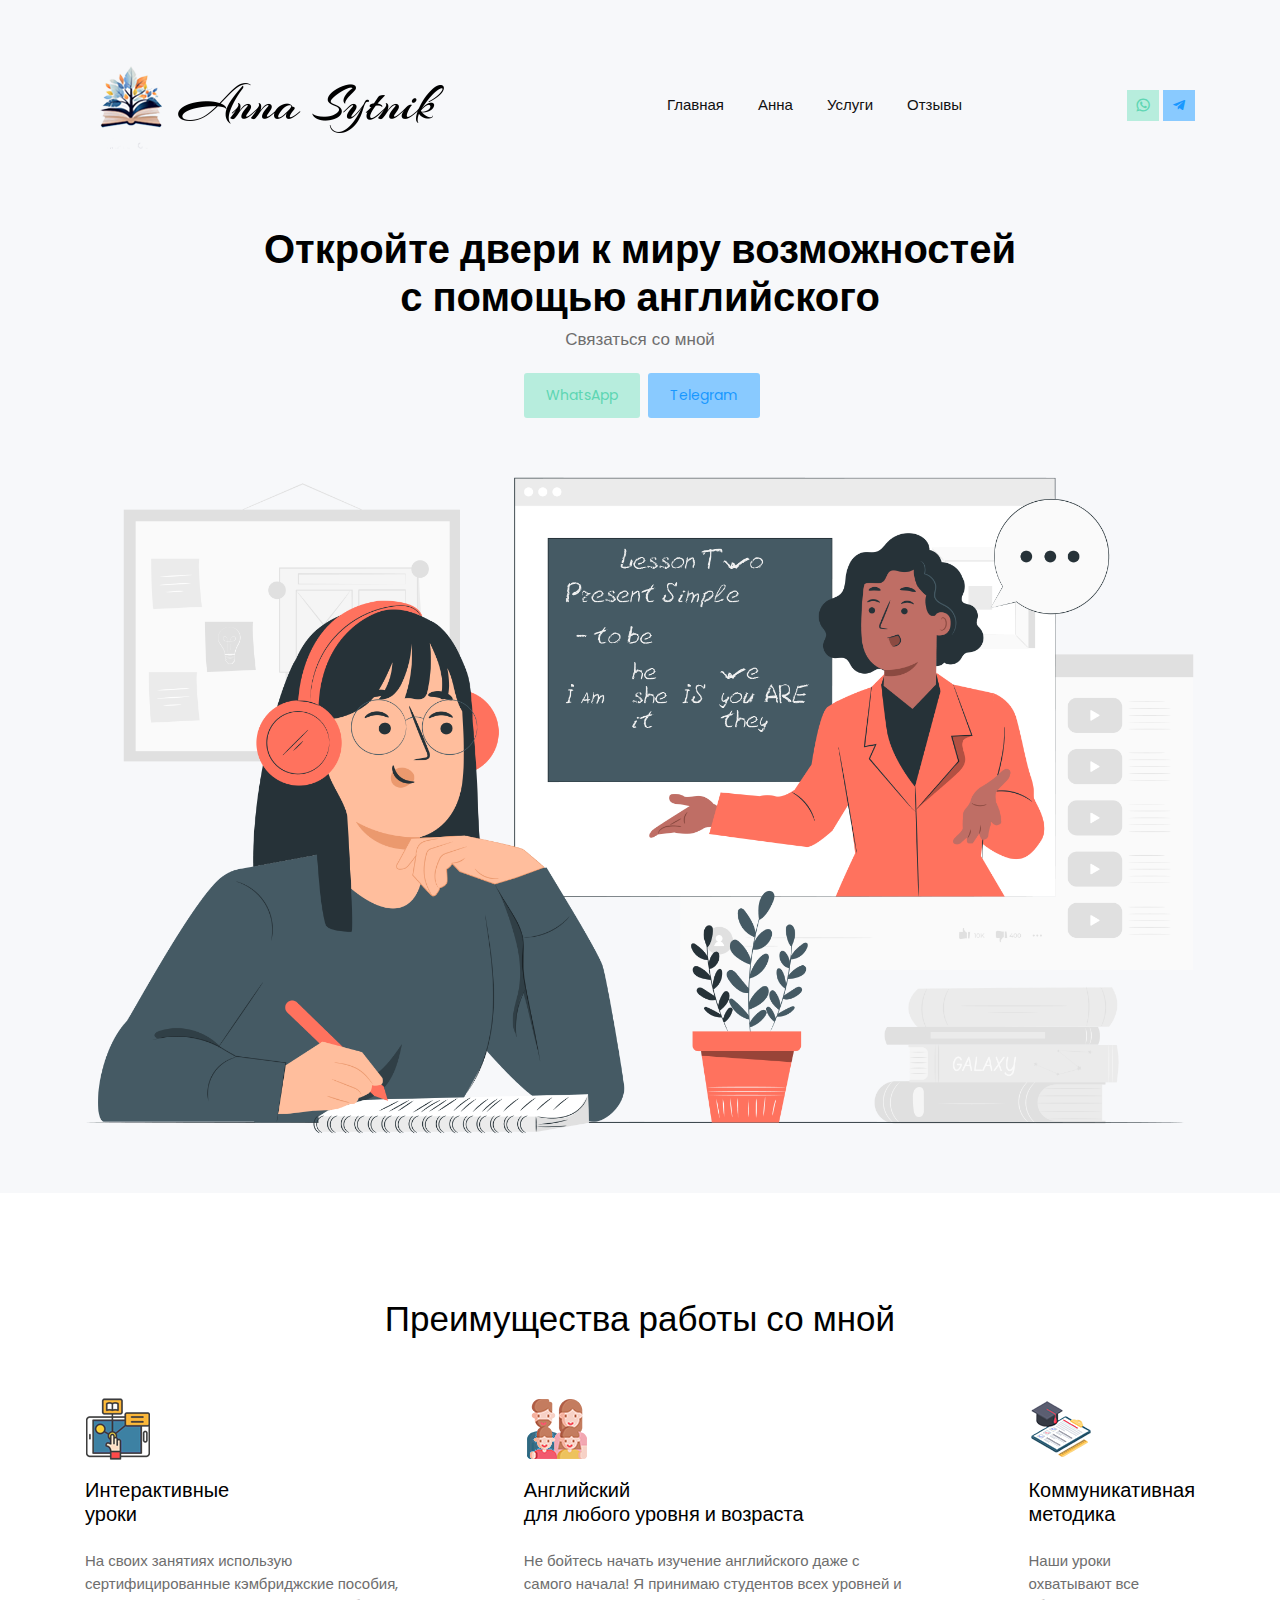
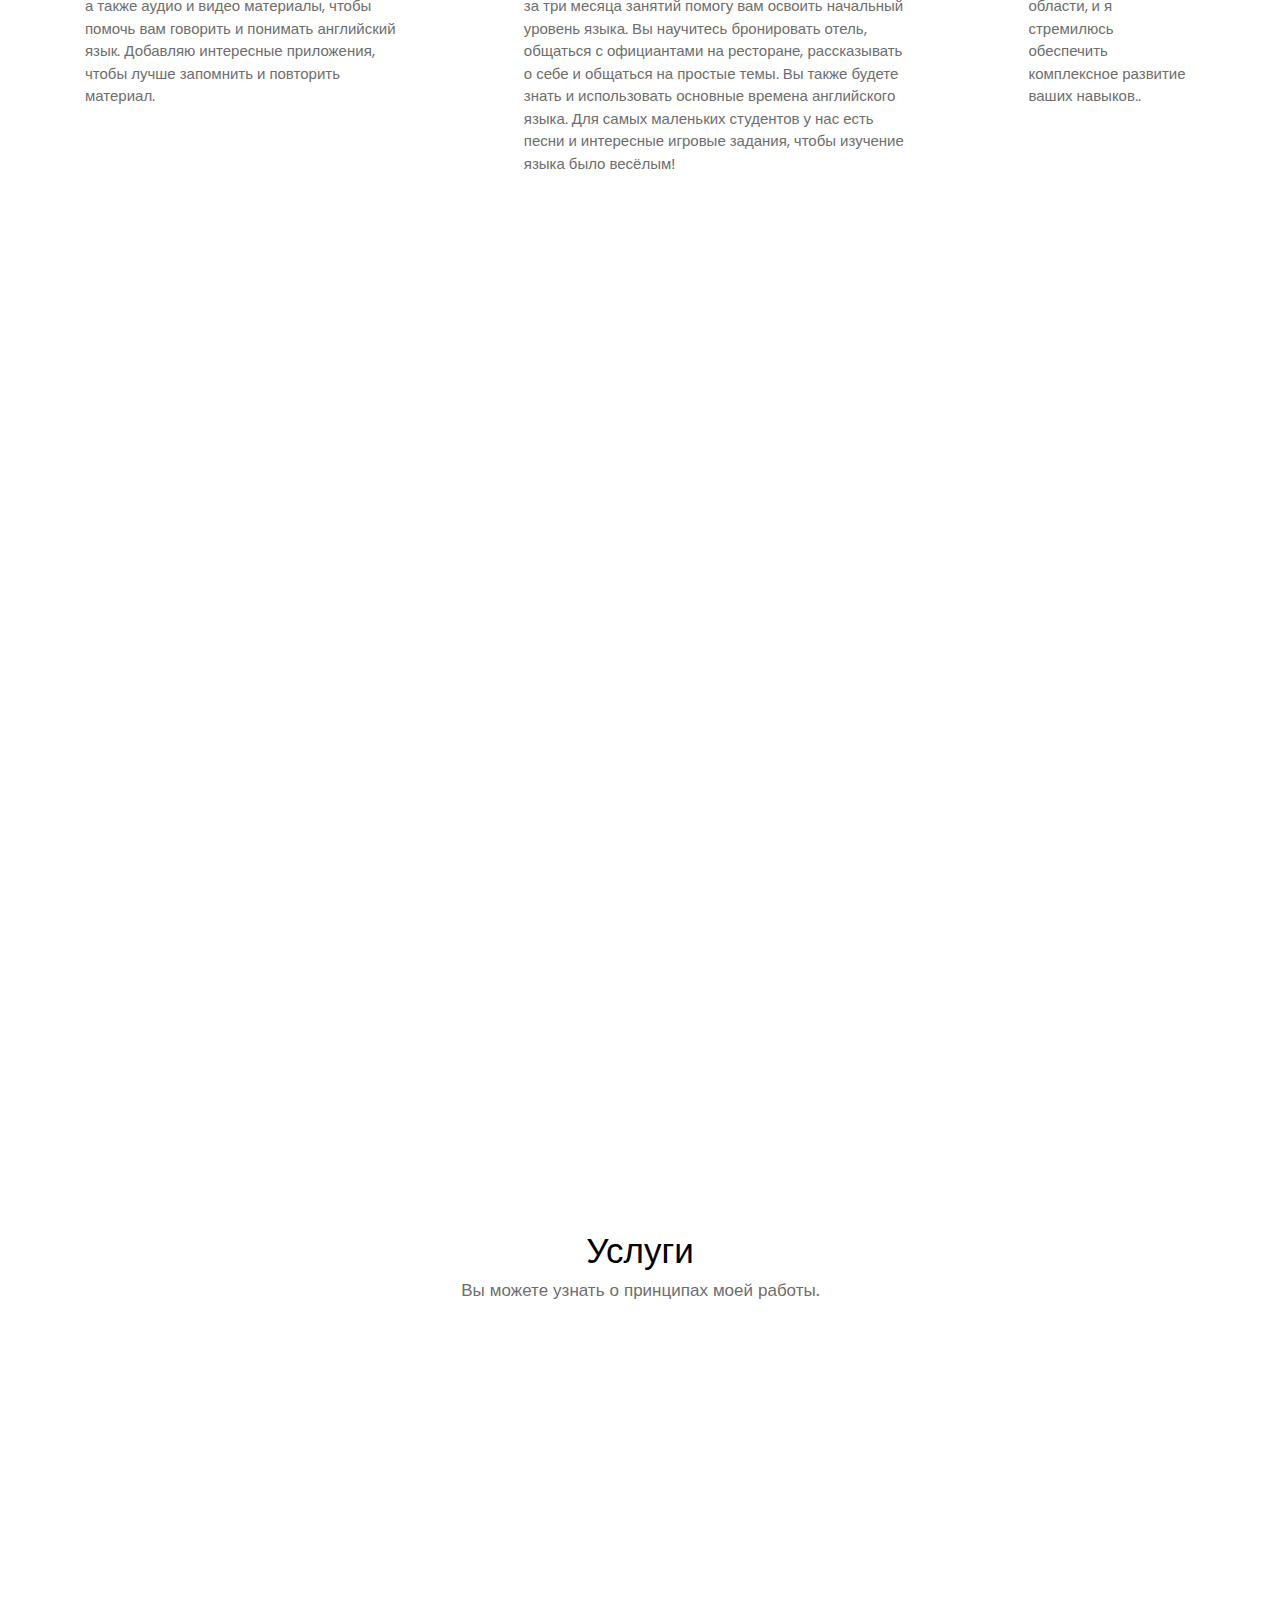
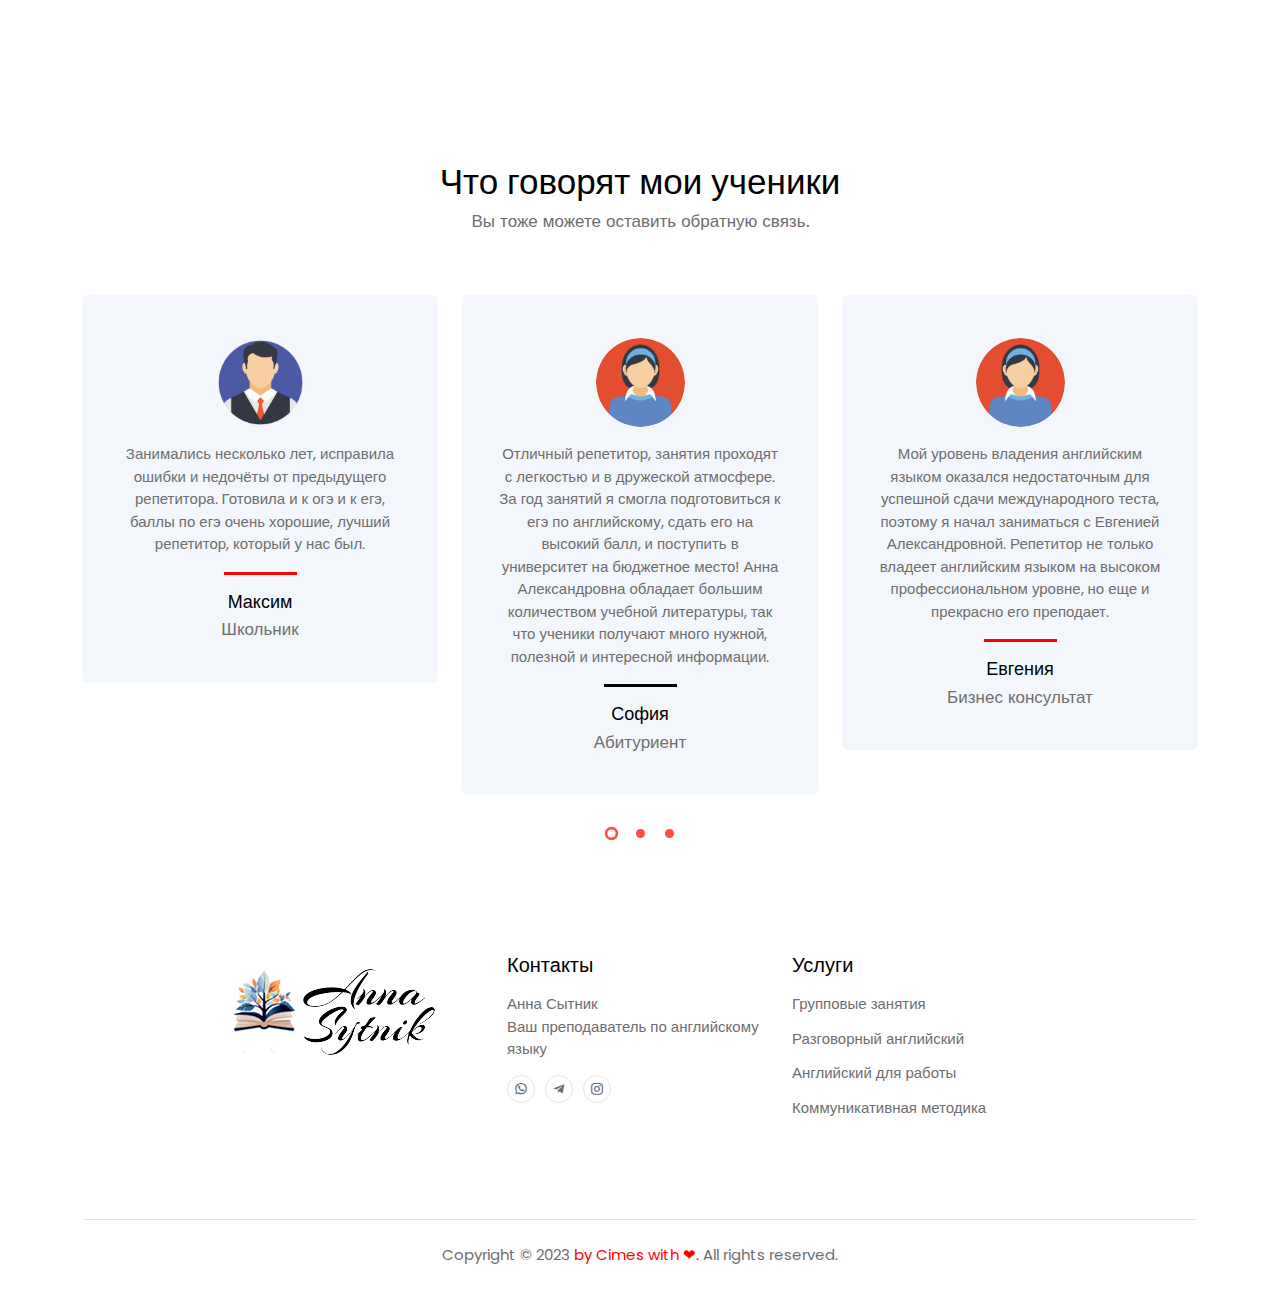
<file: index.html>
<!DOCTYPE html>
<html lang="en">
<head>
  <title>English tutor - Anna</title>
  <meta charset="UTF-8">
  <meta name="viewport" content="width=device-width, initial-scale=1.0">
  <meta http-equiv="X-UA-Compatible" content="ie=edge">
  <link rel="stylesheet" href="vendors/owl-carousel/css/owl.carousel.min.css">
  <link rel="stylesheet" href="vendors/owl-carousel/css/owl.theme.default.css">
  <link rel="stylesheet" href="vendors/mdi/css/materialdesignicons.min.css">
  <link rel="stylesheet" href="vendors/aos/css/aos.css">
  <link rel="stylesheet" href="css/style.min.css">
</head>
<body id="body" data-spy="scroll" data-target=".navbar" data-offset="100">
  <header id="header-section">
    <nav class="navbar navbar-expand-lg pl-3 pl-sm-0" id="navbar">
    <div class="container">
      <div class="navbar-brand-wrapper d-flex w-100">
        <img src="images/logo.svg" alt="">
        <button class="navbar-toggler ml-auto" type="button" data-toggle="collapse" data-target="#navbarSupportedContent" aria-controls="navbarSupportedContent" aria-expanded="false" aria-label="Toggle navigation">
          <span class="mdi mdi-menu navbar-toggler-icon"></span>
        </button>
      </div>
      <div class="collapse navbar-collapse navbar-menu-wrapper" id="navbarSupportedContent">
        <ul class="navbar-nav align-items-lg-center align-items-start ml-auto">
          <li class="d-flex align-items-center justify-content-between pl-4 pl-lg-0">
            <div class="navbar-collapse-logo">
              <img src="images/logo.svg" alt="">
              <button class="navbar-toggler ml-auto" type="button" data-toggle="collapse" data-target="#navbarSupportedContent" aria-controls="navbarSupportedContent" aria-expanded="false" aria-label="Toggle navigation">
                <span class="mdi mdi-menu navbar-toggler-icon"></span>
              </button>
            </div>
          </li>
          <li class="nav-item">
            <a class="nav-link" href="index.html#header-section">Главная <span class="sr-only">(current)</span></a>
          </li>
          <li class="nav-item"> 
            <a class="nav-link" href="index.html#About">Анна</a>
          </li>
          <li class="nav-item">
            <a class="nav-link" href="index.html#methodology">Услуги</a>  
          </li>
          <li class="nav-item">
            <a class="nav-link" href="index.html#feedback-section">Отзывы</a>
          </li>
          <li class="nav-item btn-contact-us pl-4 pl-lg-0">
            <button class="mdi mdi-whatsapp btn-opacity-success" onclick="window.location.href = 'https://api.whatsapp.com/send/?phone=79885679907&text&type=phone_number&app_absent=0';"></button>
            <button class="mdi mdi-telegram btn-opacity-info" onclick="window.location.href = 'https://t.me/ann1_s17';"></button>
        </li>
        </ul>
      </div>
    </div> 
    </nav>   
  </header>
  <div class="banner" >
    <div class="container">
      <h1 class="font-weight-semibold">Откройте двери к миру возможностей<br>с помощью английского</h1>
      <h6 class="font-weight-normal text-muted pb-3">Связаться со мной</h6>
      <div>
        <button class="btn btn-opacity-success ml-1" onclick="window.location.href = 'https://api.whatsapp.com/send/?phone=79885679907&text&type=phone_number&app_absent=0';">WhatsApp</button>
        <button class="btn btn-opacity-info ml-1" onclick="window.location.href = 'https://t.me/ann1_s17';">Telegram</button>
      </div>
      <img src="images/Group171.svg" alt="" class="img-fluid">
    </div>
  </div>
  <div class="content-wrapper">
    <div class="container">
      <section class="features-overview" id="features-section" >
        <div class="content-header">
          <h2>Преимущества работы со мной</h2>
        </div>
        <div class="d-md-flex justify-content-between">
          <div class="grid-margin d-flex justify-content-start">
            <div class="">
              <img src="images/Group12.svg" alt="" class="img-icons">
              <h5 class="py-3">Интерактивные<br>уроки</h5>
              <p class="text-muted">На своих занятиях использую сертифицированные кэмбриджские пособия, а также аудио и видео материалы, чтобы помочь вам говорить и понимать английский язык. Добавляю интересные приложения, чтобы лучше запомнить и повторить материал.</p>
            </div>
          </div>
          <div class="grid-margin d-flex justify-content-center">
            <div class="features-width">
              <img src="images/Group7.svg" alt="" class="img-icons">
              <h5 class="py-3">Английский<br>для любого уровня и возраста</h5>
              <p class="text-muted">Не бойтесь начать изучение английского даже с самого начала! Я принимаю студентов всех уровней и за три месяца занятий помогу вам освоить начальный уровень языка. Вы научитесь бронировать отель, общаться с официантами на ресторане, рассказывать о себе и общаться на простые темы. Вы также будете знать и использовать основные времена английского языка. Для самых маленьких студентов у нас есть песни и интересные игровые задания, чтобы изучение языка было весёлым!</p>
            </div>
          </div>
          <div class="grid-margin d-flex justify-content-end">
            <div class="">
              <img src="images/Group5.svg" alt="" class="img-icons">
              <h5 class="py-3">Коммуникативная<br>методика</h5>
              <p class="text-muted">Наши уроки охватывают все области, и я стремилюсь обеспечить комплексное развитие ваших навыков..</p>
            </div>
          </div>
        </div>
      </section>     
      <section class="digital-marketing-service" id="About">
        <div class="row align-items-center">
          <div class="col-12 col-lg-7 grid-margin grid-margin-lg-0" data-aos="fade-right">
            <h3 class="m-0">Кто я?</h3>
            <h6 class="font-weight-normal text-muted pb-3">Немного информации<br>обо мне</h6>
            <div class="col-lg-7 col-xl-6 p-0">
              <p class="py-4 m-0 text-muted">Окончила Донской Государственный Технический университет по специальности переводчик-лингвист. Опыт преподавания английского языка 6 лет. Посетила множество лекций и семинаров по коммуникативному подходу к изучению языка и активно использую его в своих уроках.</p>
              <p class="font-weight-medium text-muted">Уровень владения языком – C2 .</p>
            </div>    
          </div>
          <div class="col-12 col-lg-5 p-0 img-digital grid-margin grid-margin-lg-0" data-aos="fade-left">
            <img src="images/Group1.png" alt="" class="img-fluid">
          </div>
        </div>
        <div class="row align-items-center">
          <div class="col-12 col-lg-7 text-center flex-item grid-margin" data-aos="fade-right">
            <img src="images/Group2.png " width="400" height="400" alt="" class="img-fluid">
          </div>
          <div class="col-12 col-lg-5 flex-item grid-margin" data-aos="fade-left">
            <div class="col-lg-9 col-xl-8 p-0">
              <p class="py-4 m-0 text-muted">Мечтала быть преподавателем английского языка с детства и именно поэтому подхожу с душой к своему делу, ведь для меня это не просто работа, а любимое занятие. В своих уроках я учитываю индивидуальные особенности, интересы и цели каждого ученика, поэтому с помощью моих занятий вы не только быстро заговорите на английском, но и никогда не заскучаете!</p>
              <p class="pb-2 font-weight-medium text-muted"></p>
            </div>
          </div>
        </div>
      </section>     
      <section class="case-studies" id="methodology">
        <div class="row grid-margin">
          <div class="col-12 text-center pb-5">
            <h2>Услуги</h2>
            <h6 class="section-subtitle text-muted">Вы можете узнать о принципах моей работы.</h6>
          </div>
          <div class="col-12 col-md-6 col-lg-3 stretch-card mb-3 mb-lg-0" data-aos="zoom-in">
            <div class="card color-cards">
              <div class="card-body p-0">
                <div class="bg-primary text-center card-contents">
                  <div class="card-image">
                    <img src="images/card4.svg" class="case-studies-card-img" alt="">
                  </div>  
                  <div class="card-desc-box d-flex align-items-center justify-content-around">
                    <div>
                      <h6 class="text-white pb-2 px-3">Подготовка к экзаменам</h6>
                      <a href="exam-preparation.html">
                        <button class="btn btn-white" >Подробнее</button>
                      </a>
                    </div>
                  </div>
                </div>   
                <div class="card-details text-center pt-4">
                    <h6 class="m-0 pb-1">Подготовка к экзаменам</h6>
                </div>
              </div>
            </div>
          </div>
          <div class="col-12 col-md-6 col-lg-3 stretch-card mb-3 mb-lg-0" data-aos="zoom-in" data-aos-delay="200">
            <div class="card color-cards">
              <div class="card-body p-0">
                <div class="bg-warning text-center card-contents">
                  <div class="card-image">
                      <img src="images/card1.svg" class="case-studies-card-img" alt="">
                  </div>  
                  <div class="card-desc-box d-flex align-items-center justify-content-around">
                    <div>
                      <h6 class="text-white pb-2 px-3">Разговорный английский</h6>
                      <a href="spoken-english.html">
                        <button class="btn btn-white">Подробнее</button>
                      </a>
                      </div>
                  </div>
                </div>   
                <div class="card-details text-center pt-4">
                    <h6 class="m-0 pb-1">Разговорный английский</h6>
                </div>
              </div>
            </div>
          </div>
          <div class="col-12 col-md-6 col-lg-3 stretch-card mb-3 mb-lg-0" data-aos="zoom-in" data-aos-delay="400">
            <div class="card color-cards">
              <div class="card-body p-0">
                <div class="bg-violet text-center card-contents">
                  <div class="card-image">
                      <img src="images/card3.svg" class="case-studies-card-img" alt="">
                  </div>  
                  <div class="card-desc-box d-flex align-items-center justify-content-around">
                    <div>
                      <h6 class="text-white pb-2 px-3">Узнайте больше о групповых занятиях</h6>
                      <a href="group-classes.html">
                        <button class="btn btn-white">Подробнее</button>
                      </a>
                    </div>
                  </div>
                </div>   
                <div class="card-details text-center pt-4">
                    <h6 class="m-0 pb-1">Групповые занятия</h6>
                </div>
              </div>
            </div>
          </div>
          <div class="col-12 col-md-6 col-lg-3 stretch-card" data-aos="zoom-in" data-aos-delay="600">
            <div class="card color-cards">
              <div class="card-body p-0">
                <div class="bg-success text-center card-contents">
                  <div class="card-image">
                      <img src="images/card2.svg" class="case-studies-card-img" alt="">
                  </div>  
                  <div class="card-desc-box d-flex align-items-center justify-content-around">
                    <div>
                      <h6 class="text-white pb-2 px-3">Английский для работы</h6>
                      <a href="english-for-work.html">
                        <button class="btn btn-white">Подробнее</button>
                      </a>
                    </div>
                  </div>
                </div>   
                <div class="card-details text-center pt-4">
                    <h6 class="m-0 pb-1">Английский для работы</h6>
                </div>
              </div>
            </div>
          </div>
        </div>
      </section>     
      <section class="customer-feedback" id="feedback-section">
        <div class="row">
          <div class="col-12 text-center pb-5">
            <h2>Что говорят мои ученики</h2>
            <h6 class="section-subtitle text-muted m-0">Вы тоже можете оставить обратную связь.</h6>
          </div>
          <div class="owl-carousel owl-theme grid-margin">
              <div class="card customer-cards">
                <div class="card-body">
                  <div class="text-center">
                    <img src="images/face-m.png" width="89" height="89" alt="" class="img-customer">
                    <p class="m-0 py-3 text-muted">Занимались несколько лет, исправила ошибки и недочёты от предыдущего репетитора. Готовила и к огэ и к егэ, баллы по егэ очень хорошие, лучший репетитор, который у нас был.</p>
                    <div class="content-divider m-auto"></div>
                    <h6 class="card-title pt-3">Максим</h6>
                    <h6 class="customer-designation text-muted m-0">Школьник</h6>
                  </div>
                </div>
              </div>
              <div class="card customer-cards">
                <div class="card-body">
                  <div class="text-center">
                    <img src="images/face-w.png" width="89" height="89" alt="" class="img-customer">
                    <p class="m-0 py-3 text-muted">Отличный репетитор, занятия проходят с легкостью и в дружеской атмосфере. За год занятий я смогла подготовиться к егэ по английскому, сдать его на высокий балл, и поступить в университет на бюджетное место! Анна Александровна обладает большим количеством учебной литературы, так что ученики получают много нужной, полезной и интересной информации.</p>
                    <div class="content-divider m-auto"></div>
                    <h6 class="card-title pt-3">София</h6>
                    <h6 class="customer-designation text-muted m-0">Абитуриент</h6>
                  </div>
                </div>
              </div>
              <div class="card customer-cards">
                <div class="card-body">
                  <div class="text-center">
                    <img src="images/face-w.png" width="89" height="89" alt="" class="img-customer">
                    <p class="m-0 py-3 text-muted">Мой уровень владения английским языком оказался недостаточным для успешной сдачи международного теста, поэтому я начал заниматься с Евгенией Александровной. Репетитор не только владеет английским языком на высоком профессиональном уровне, но еще и прекрасно его преподает.</p>
                    <div class="content-divider m-auto"></div>
                    <h6 class="card-title pt-3">Евгения</h6>
                    <h6 class="customer-designation text-muted m-0">Бизнес консультат</h6>
                  </div>
                </div>
              </div>
              <div class="card customer-cards">
                <div class="card-body">
                  <div class="text-center">
                    <img src="images/face-m.png" width="89" height="89" alt="" class="img-customer">
                    <p class="m-0 py-3 text-muted">Молодой специалист, но очень грамотный. Отлично объясняет, предоставляет много материалов, пособий. У педагога большой опыт преподавания, занятия проходят интересно. Педагог даёт знания именно "живого" языка, разговорной речи. Уроками я доволен, и результат постепенно появляется, буду продолжать.</p>
                    <div class="content-divider m-auto"></div>
                    <h6 class="card-title pt-3">Александр</h6>
                    <h6 class="customer-designation text-muted m-0">Инженер</h6>
                  </div>
                </div>
              </div>
              <div class="card customer-cards">
                <div class="card-body">
                  <div class="text-center">
                    <img src="images/face-w.png" width="89" height="89" alt="" class="img-customer">
                    <p class="m-0 py-3 text-muted">Уроки проходят в интересной форме, она использует яркие запоминающиеся примеры и показывает, как употреблять новые слова с помощью разных ситуаций. Большую часть урока говорим на английском, но если нужно, она объясняет и на русском.</p>
                    <div class="content-divider m-auto"></div>
                    <h6 class="card-title pt-3">Валерия</h6>
                    <h6 class="customer-designation text-muted m-0">Студент</h6>
                  </div>
                </div>
              </div>
              <div class="card customer-cards">
                <div class="card-body">
                  <div class="text-center">
                    <img src="images/face-w.png" width="89" height="89" alt="" class="img-customer">
                    <p class="m-0 py-3 text-muted">Мы очень довольны сотрудничеством с преподавателем русского языка Алите Владосовной. Грамотный педагог, объясняет учебный материал доступным языком. С Катей у них сложился контакт, общаются легко.</p>
                    <div class="content-divider m-auto"></div>
                    <h6 class="card-title pt-3">Екатерина</h6>
                    <h6 class="customer-designation text-muted m-0">Дошкольник</h6>
                  </div>
                </div>
              </div>
              <div class="card customer-cards">
                <div class="card-body">
                  <div class="text-center">
                    <img src="images/face-m.png" width="89" height="89" alt="" class="img-customer">
                    <p class="m-0 py-3 text-muted">Анна Александровна оставила о себе очень приятное впечатление. Учусь в РАНХИГС, и требовалось устранить пробелы, а также подготовиться к пересдаче экзамена. Педагог очень понятно всё объясняла. Кроме того, был очень удобен формат занятий по скайпу. Подтянул свои знания, экзамен пересдал успешно.</p>
                    <div class="content-divider m-auto"></div>
                    <h6 class="card-title pt-3">Эрнест</h6>
                    <h6 class="customer-designation text-muted m-0">Студент</h6>
                  </div>
                </div>
              </div>
              <div class="card customer-cards">
                <div class="card-body">
                  <div class="text-center">
                    <img src="images/face-w.png" width="89" height="89" alt="" class="img-customer">
                    <p class="m-0 py-3 text-muted">Мы часто путешествуем и нужно было, чтобы ребёнок с дества знал английский язык. Нам посоветовали обратиться к Анне Александровне за помощью. Очень нравится, что формат занятий дистанционный и ребёнок может заниматься в любой точке мира.</p>
                    <div class="content-divider m-auto"></div>
                    <h6 class="card-title pt-3">Мария</h6>
                    <h6 class="customer-designation text-muted m-0">Ребёнок</h6>
                  </div>
                </div>
              </div>
              <div class="card customer-cards">
                <div class="card-body">
                  <div class="text-center">
                    <img src="images/face-m.png" width="89" height="89" alt="" class="img-customer">
                    <p class="m-0 py-3 text-muted">Очень грамотный специалист. С первого занятия находит общий язык с учеником. Помогла моей дочери подтянуть знания до высокого уровня при сдаче ОГЭ меньше, чем за год занятий. Хочется отметить также пунктуальность. Отличный специалист.</p>
                    <div class="content-divider m-auto"></div>
                    <h6 class="card-title pt-3">Кирилл</h6>
                    <h6 class="customer-designation text-muted m-0">Школьник</h6>
                  </div>
                </div>
              </div>
          </div>
        </div>
      </section>
      <section class="contact-details" id="contact-details-section">
        <div class="justify-content-center row text-center text-md-left">
          <div class="grid-margin">
            <img src="images/logo2.svg" alt="" class="pb-2 mr-5">       
          </div>
          <div class="col-11 col-md-5 col-lg-3 grid-margin">
              <h5 class="pb-2">Контакты</h5>
              <p class="text-muted">Анна Сытник<br>Ваш преподаватель по английскому языку</p>
              <div class="d-flex justify-content-center justify-content-md-start">
                <a href="https://api.whatsapp.com/send/?phone=79885679907&text&type=phone_number&app_absent=0"><span class="mdi mdi-whatsapp"></span></a>
                <a href="https://t.me/ann1_s17"><span class="mdi mdi-telegram"></span></a>
                <a href="#"><span class="mdi mdi-instagram"></span></a>
              </div>
          </div>
          <div class="col-12 col-md-6 col-lg-3 grid-margin">
            <h5 class="pb-2">Услуги</h5>
            <a href="group-classes.html"><p class="m-0 pb-2">Групповые занятия</p></a>   
            <a href="spoken-english.html" ><p class="m-0 pt-1 pb-2">Разговорный английский</p></a> 
            <a href="english-for-work.html"><p class="m-0 pt-1 pb-2">Английский для работы</p></a> 
            <a href="communicative-methodology.html"><p class="m-0 pt-1">Коммуникативная методика</p></a> 
          </div>
        </div>  
      </section>
      <footer class="border-top">
        <p class="text-center text-muted pt-4">Copyright © 2023<a href="https://cimes.ru/" class="px-1">by Cimes with &#10084;.</a>All rights reserved.</p>
      </footer>
    </div> 
  </div>
  <script src="vendors/jquery/jquery.min.js"></script>
  <script src="vendors/bootstrap/bootstrap.min.js"></script>
  <script src="vendors/owl-carousel/js/owl.carousel.min.js"></script>
  <script src="vendors/aos/js/aos.js"></script>
  <script src="js/landingpage.js"></script>
</body>
</html>
</file>
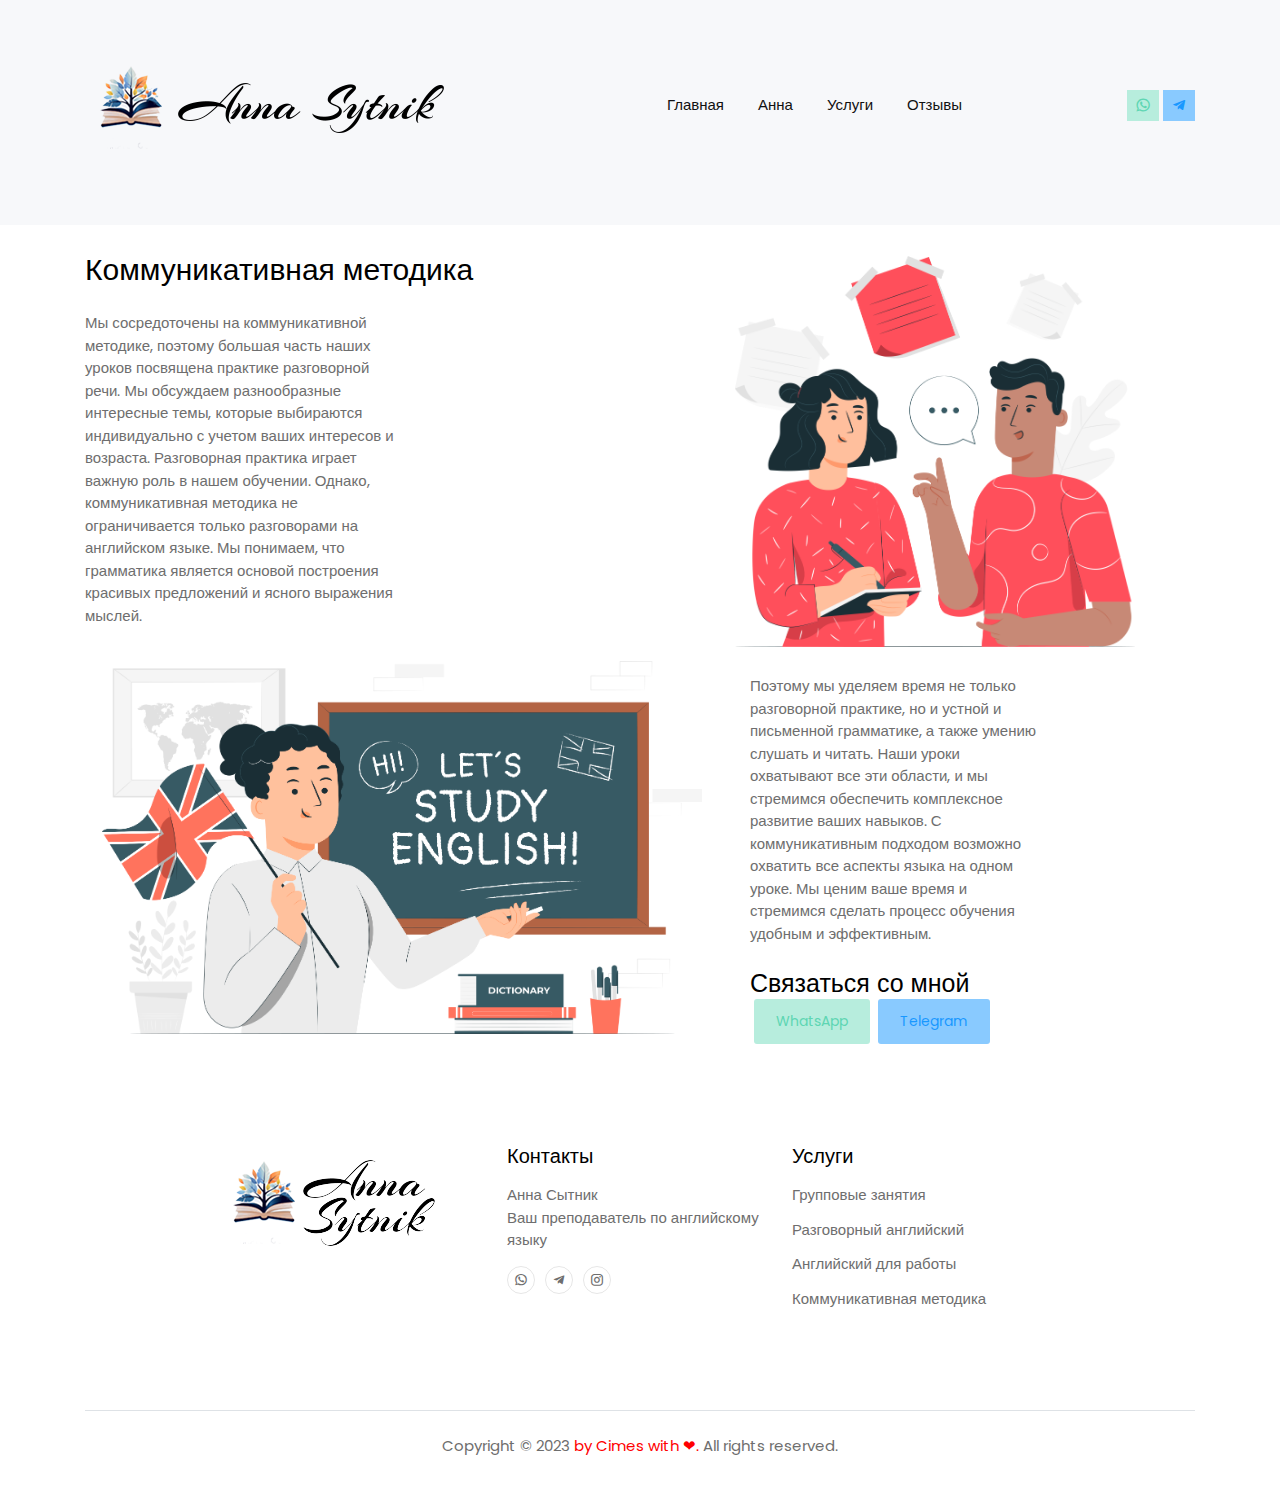
<file: communicative-methodology.html>
<!DOCTYPE html>
<html lang="en">
<head>
  <title>English tutor - Anna</title>
  <meta charset="UTF-8">
  <meta name="viewport" content="width=device-width, initial-scale=1.0">
  <meta http-equiv="X-UA-Compatible" content="ie=edge">
  <link rel="stylesheet" href="vendors/owl-carousel/css/owl.carousel.min.css">
  <link rel="stylesheet" href="vendors/owl-carousel/css/owl.theme.default.css">
  <link rel="stylesheet" href="vendors/mdi/css/materialdesignicons.min.css">
  <link rel="stylesheet" href="vendors/aos/css/aos.css">
  <link rel="stylesheet" href="css/style.min.css">
</head>
<body id="body" data-spy="scroll" data-target=".navbar" data-offset="100">
  <header id="header-section">
    <nav class="navbar navbar-expand-lg pl-3 pl-sm-0" id="navbar">
    <div class="container">
      <div class="navbar-brand-wrapper d-flex w-100">
        <img src="images/logo.svg" alt="">
      </div>
      <div class="collapse navbar-collapse navbar-menu-wrapper" id="navbarSupportedContent">
        <ul class="navbar-nav align-items-lg-center align-items-start ml-auto">
          <li class="d-flex align-items-center justify-content-between pl-4 pl-lg-0">
            <div class="navbar-collapse-logo">
              <img src="images/logo.svg" alt="">
            </div>
          </li>
          <li class="nav-item">
            <a class="nav-link" href="index.html#header-section">Главная <span class="sr-only">(current)</span></a>
          </li>
          <li class="nav-item"> 
            <a class="nav-link" href="index.html#About">Анна</a>
          </li>
          <li class="nav-item">
            <a class="nav-link" href="index.html#methodology">Услуги</a>  
          </li>
          <li class="nav-item">
            <a class="nav-link" href="index.html#feedback-section">Отзывы</a>
          </li>
          <li class="nav-item btn-contact-us pl-4 pl-lg-0">
            <button class="mdi mdi-whatsapp btn-opacity-success" onclick="window.location.href = 'https://api.whatsapp.com/send/?phone=79885679907&text&type=phone_number&app_absent=0';"></button>
            <button class="mdi mdi-telegram btn-opacity-info" onclick="window.location.href = 'https://t.me/ann1_s17';"></button>
        </li>
        </ul>
      </div>
    </div> 
    </nav>   
  </header>
  <div class="content-wrapper">
    <div class="container">     
      <section class="digital-marketing-service" id="About">
        <div class="row align-items-center">
          <div class="col-12 col-lg-7 grid-margin grid-margin-lg-0">
            <h3 class="m-0">Коммуникативная методика</h3>
            <div class="col-lg-7 col-xl-6 p-0">
              <p class="py-4 m-0 text-muted">Мы сосредоточены на коммуникативной методике, поэтому большая часть наших уроков посвящена практике разговорной речи. Мы обсуждаем разнообразные интересные темы, которые выбираются индивидуально с учетом ваших интересов и возраста. Разговорная практика играет важную роль в нашем обучении. Однако, коммуникативная методика не ограничивается только разговорами на английском языке. Мы понимаем, что грамматика является основой построения красивых предложений и ясного выражения мыслей. </p>
            </div>    
          </div>
          <div class="col-12 col-lg-5 p-0 img-digital grid-margin grid-margin-lg-0">
            <img src="images/m1.png" width="400" height="400" alt="" class="img-fluid">
          </div>
        </div>
        <div class="row align-items-center">
          <div class="col-12 col-lg-7 text-center flex-item grid-margin">
            <img src="images/m2.png" width="600" height="400" alt="" class="img-fluid">
          </div>
          <div class="col-12 col-lg-5 flex-item grid-margin">
            <div class="col-lg-9 col-xl-8 p-0">
              <p class="py-4 m-0 text-muted">Поэтому мы уделяем время не только разговорной практике, но и устной и письменной грамматике, а также умению слушать и читать. Наши уроки охватывают все эти области, и мы стремимся обеспечить комплексное развитие ваших навыков. С коммуникативным подходом возможно охватить все аспекты языка на одном уроке. Мы ценим ваше время и стремимся сделать процесс обучения удобным и эффективным.</p>
              <h4 class="m-0">Связаться со мной</h4>
              <button class="btn btn-opacity-success ml-1" onclick="window.location.href = 'https://api.whatsapp.com/send/?phone=79885679907&text&type=phone_number&app_absent=0';">WhatsApp</button>
              <button class="btn btn-opacity-info ml-1" onclick="window.location.href = 'https://t.me/ann1_s17';">Telegram</button>
            </div>
          </div>
        </div>
      </section>          
      <section class="contact-details" id="contact-details-section">
        <div class="justify-content-center row text-center text-md-left">
          <div class="grid-margin">
            <img src="images/logo2.svg" alt="" class="pb-2 mr-5">       
          </div>
          <div class="col-11 col-md-5 col-lg-3 grid-margin">
              <h5 class="pb-2">Контакты</h5>
              <p class="text-muted">Анна Сытник<br>Ваш преподаватель по английскому языку</p>
              <div class="d-flex justify-content-center justify-content-md-start">
                <a href="https://api.whatsapp.com/send/?phone=79885679907&text&type=phone_number&app_absent=0"><span class="mdi mdi-whatsapp"></span></a>
                <a href="https://t.me/ann1_s17"><span class="mdi mdi-telegram"></span></a>
                <a href="#"><span class="mdi mdi-instagram"></span></a>
              </div>
          </div>
          <div class="col-12 col-md-6 col-lg-3 grid-margin">
            <h5 class="pb-2">Услуги</h5>
            <a href="group-classes.html"><p class="m-0 pb-2">Групповые занятия</p></a>   
            <a href="spoken-english.html" ><p class="m-0 pt-1 pb-2">Разговорный английский</p></a> 
            <a href="english-for-work.html"><p class="m-0 pt-1 pb-2">Английский для работы</p></a> 
            <a href="communicative-methodology.html"><p class="m-0 pt-1">Коммуникативная методика</p></a> 
          </div>
        </div>  
      </section>
      <footer class="border-top">
        <p class="text-center text-muted pt-4">Copyright © 2023<a href="https://cimes.ru/" class="px-1">by Cimes with &#10084;.</a>All rights reserved.</p>
      </footer>
    </div> 
  </div>
  <script src="vendors/jquery/jquery.min.js"></script>
  <script src="vendors/bootstrap/bootstrap.min.js"></script>
  <script src="vendors/owl-carousel/js/owl.carousel.min.js"></script>
  <script src="vendors/aos/js/aos.js"></script>
  <script src="js/landingpage.js"></script>
</body>
</html>
</file>
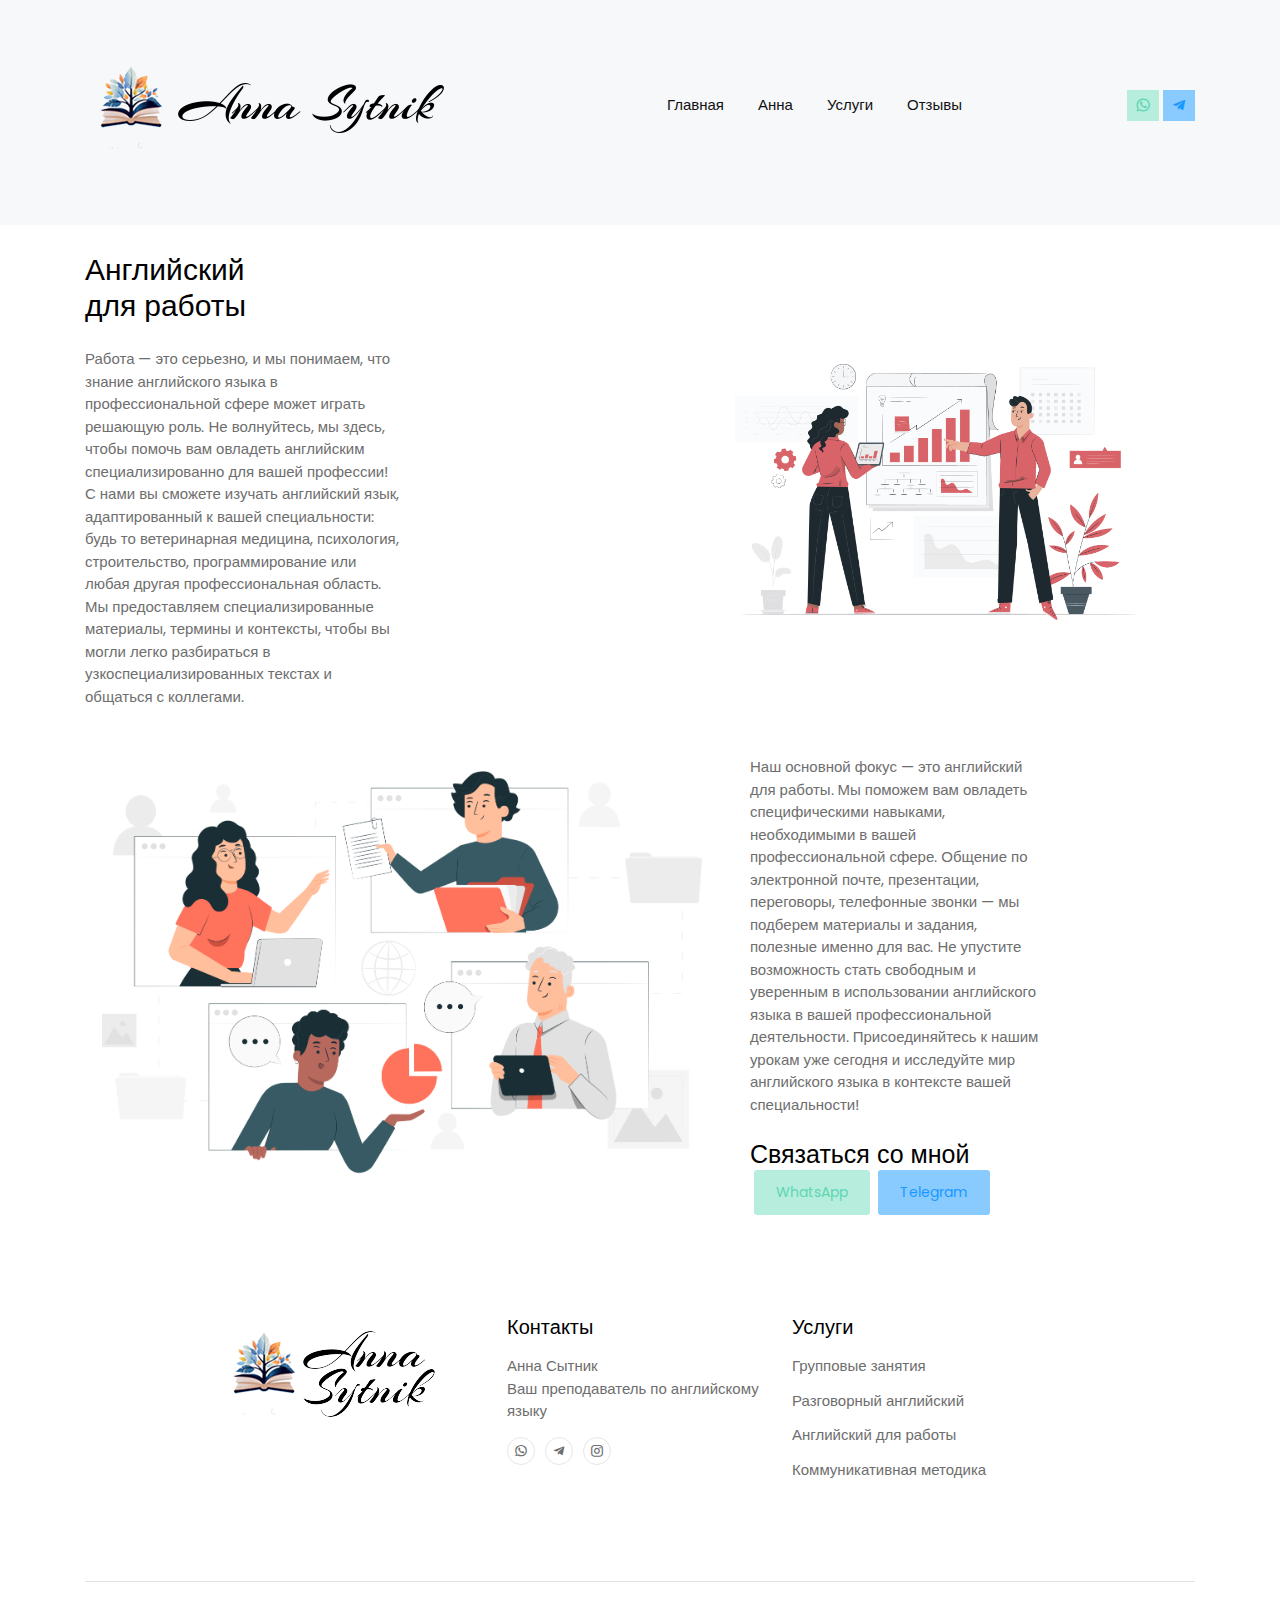
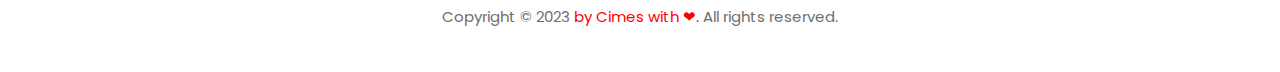
<file: english-for-work.html>
<!DOCTYPE html>
<html lang="en">
<head>
  <title>English tutor - Anna</title>
  <meta charset="UTF-8">
  <meta name="viewport" content="width=device-width, initial-scale=1.0">
  <meta http-equiv="X-UA-Compatible" content="ie=edge">
  <link rel="stylesheet" href="vendors/owl-carousel/css/owl.carousel.min.css">
  <link rel="stylesheet" href="vendors/owl-carousel/css/owl.theme.default.css">
  <link rel="stylesheet" href="vendors/mdi/css/materialdesignicons.min.css">
  <link rel="stylesheet" href="vendors/aos/css/aos.css">
  <link rel="stylesheet" href="css/style.min.css">
</head>
<body id="body" data-spy="scroll" data-target=".navbar" data-offset="100">
  <header id="header-section">
    <nav class="navbar navbar-expand-lg pl-3 pl-sm-0" id="navbar">
    <div class="container">
      <div class="navbar-brand-wrapper d-flex w-100">
        <img src="images/logo.svg" alt="">
      </div>
      <div class="collapse navbar-collapse navbar-menu-wrapper" id="navbarSupportedContent">
        <ul class="navbar-nav align-items-lg-center align-items-start ml-auto">
          <li class="d-flex align-items-center justify-content-between pl-4 pl-lg-0">
            <div class="navbar-collapse-logo">
              <img src="images/logo.svg" alt="">
            </div>
          </li>
          <li class="nav-item">
            <a class="nav-link" href="index.html#header-section">Главная <span class="sr-only">(current)</span></a>
          </li>
          <li class="nav-item"> 
            <a class="nav-link" href="index.html#About">Анна</a>
          </li>
          <li class="nav-item">
            <a class="nav-link" href="index.html#methodology">Услуги</a>  
          </li>
          <li class="nav-item">
            <a class="nav-link" href="index.html#feedback-section">Отзывы</a>
          </li>
          <li class="nav-item btn-contact-us pl-4 pl-lg-0">
            <button class="mdi mdi-whatsapp btn-opacity-success" onclick="window.location.href = 'https://api.whatsapp.com/send/?phone=79885679907&text&type=phone_number&app_absent=0';"></button>
            <button class="mdi mdi-telegram btn-opacity-info" onclick="window.location.href = 'https://t.me/ann1_s17';"></button>
        </li>
        </ul>
      </div>
    </div> 
    </nav>   
  </header>
  <div class="content-wrapper">
    <div class="container">     
      <section class="digital-marketing-service" id="About">
        <div class="row align-items-center">
          <div class="col-12 col-lg-7 grid-margin grid-margin-lg-0">
            <h3 class="m-0">Английский<br>для работы</h3>
            <div class="col-lg-7 col-xl-6 p-0">
              <p class="py-4 m-0 text-muted">Работа — это серьезно, и мы понимаем, что знание английского языка в профессиональной сфере может играть решающую роль. Не волнуйтесь, мы здесь, чтобы помочь вам овладеть английским специализированно для вашей профессии!
                С нами вы сможете изучать английский язык, адаптированный к вашей специальности: будь то ветеринарная медицина, психология, строительство, программирование или любая другая профессиональная область. Мы предоставляем специализированные материалы, термины и контексты, чтобы вы могли легко разбираться в узкоспециализированных текстах и общаться с коллегами.</p>
            </div>    
          </div>
          <div class="col-12 col-lg-5 p-0 img-digital grid-margin grid-margin-lg-0">
            <img src="images/w1.png" width="400" height="400" alt="" class="img-fluid">
          </div>
        </div>
        <div class="row align-items-center">
          <div class="col-12 col-lg-7 text-center flex-item grid-margin">
            <img src="images/w2.png" width="600" height="400" alt="" class="img-fluid">
          </div>
          <div class="col-12 col-lg-5 flex-item grid-margin">
            <div class="col-lg-9 col-xl-8 p-0">
              <p class="py-4 m-0 text-muted">Наш основной фокус — это английский для работы. Мы поможем вам овладеть специфическими навыками, необходимыми в вашей профессиональной сфере. Общение по электронной почте, презентации, переговоры, телефонные звонки — мы подберем материалы и задания, полезные именно для вас.
                Не упустите возможность стать свободным и уверенным в использовании английского языка в вашей профессиональной деятельности. Присоединяйтесь к нашим урокам уже сегодня и исследуйте мир английского языка в контексте вашей специальности!</p>
                <h4 class="m-0">Связаться со мной</h4>
              <button class="btn btn-opacity-success ml-1" onclick="window.location.href = 'https://api.whatsapp.com/send/?phone=79885679907&text&type=phone_number&app_absent=0';">WhatsApp</button>
              <button class="btn btn-opacity-info ml-1" onclick="window.location.href = 'https://t.me/ann1_s17';">Telegram</button>
              </div>
          </div>
        </div>
      </section>          
      <section class="contact-details" id="contact-details-section">
        <div class="justify-content-center row text-center text-md-left">
          <div class="grid-margin">
            <img src="images/logo2.svg" alt="" class="pb-2 mr-5">       
          </div>
          <div class="col-11 col-md-5 col-lg-3 grid-margin">
              <h5 class="pb-2">Контакты</h5>
              <p class="text-muted">Анна Сытник<br>Ваш преподаватель по английскому языку</p>
              <div class="d-flex justify-content-center justify-content-md-start">
                <a href="https://api.whatsapp.com/send/?phone=79885679907&text&type=phone_number&app_absent=0"><span class="mdi mdi-whatsapp"></span></a>
                <a href="https://t.me/ann1_s17"><span class="mdi mdi-telegram"></span></a>
                <a href="#"><span class="mdi mdi-instagram"></span></a>
              </div>
          </div>
          <div class="col-12 col-md-6 col-lg-3 grid-margin">
            <h5 class="pb-2">Услуги</h5>
            <a href="group-classes.html"><p class="m-0 pb-2">Групповые занятия</p></a>   
            <a href="spoken-english.html" ><p class="m-0 pt-1 pb-2">Разговорный английский</p></a> 
            <a href="english-for-work.html"><p class="m-0 pt-1 pb-2">Английский для работы</p></a> 
            <a href="communicative-methodology.html"><p class="m-0 pt-1">Коммуникативная методика</p></a> 
          </div>
        </div>  
      </section>
      <footer class="border-top">
        <p class="text-center text-muted pt-4">Copyright © 2023<a href="https://cimes.ru/" class="px-1">by Cimes with &#10084;.</a>All rights reserved.</p>
      </footer>
    </div> 
  </div>
  <script src="vendors/jquery/jquery.min.js"></script>
  <script src="vendors/bootstrap/bootstrap.min.js"></script>
  <script src="vendors/owl-carousel/js/owl.carousel.min.js"></script>
  <script src="vendors/aos/js/aos.js"></script>
  <script src="js/landingpage.js"></script>
</body>
</html>
</file>
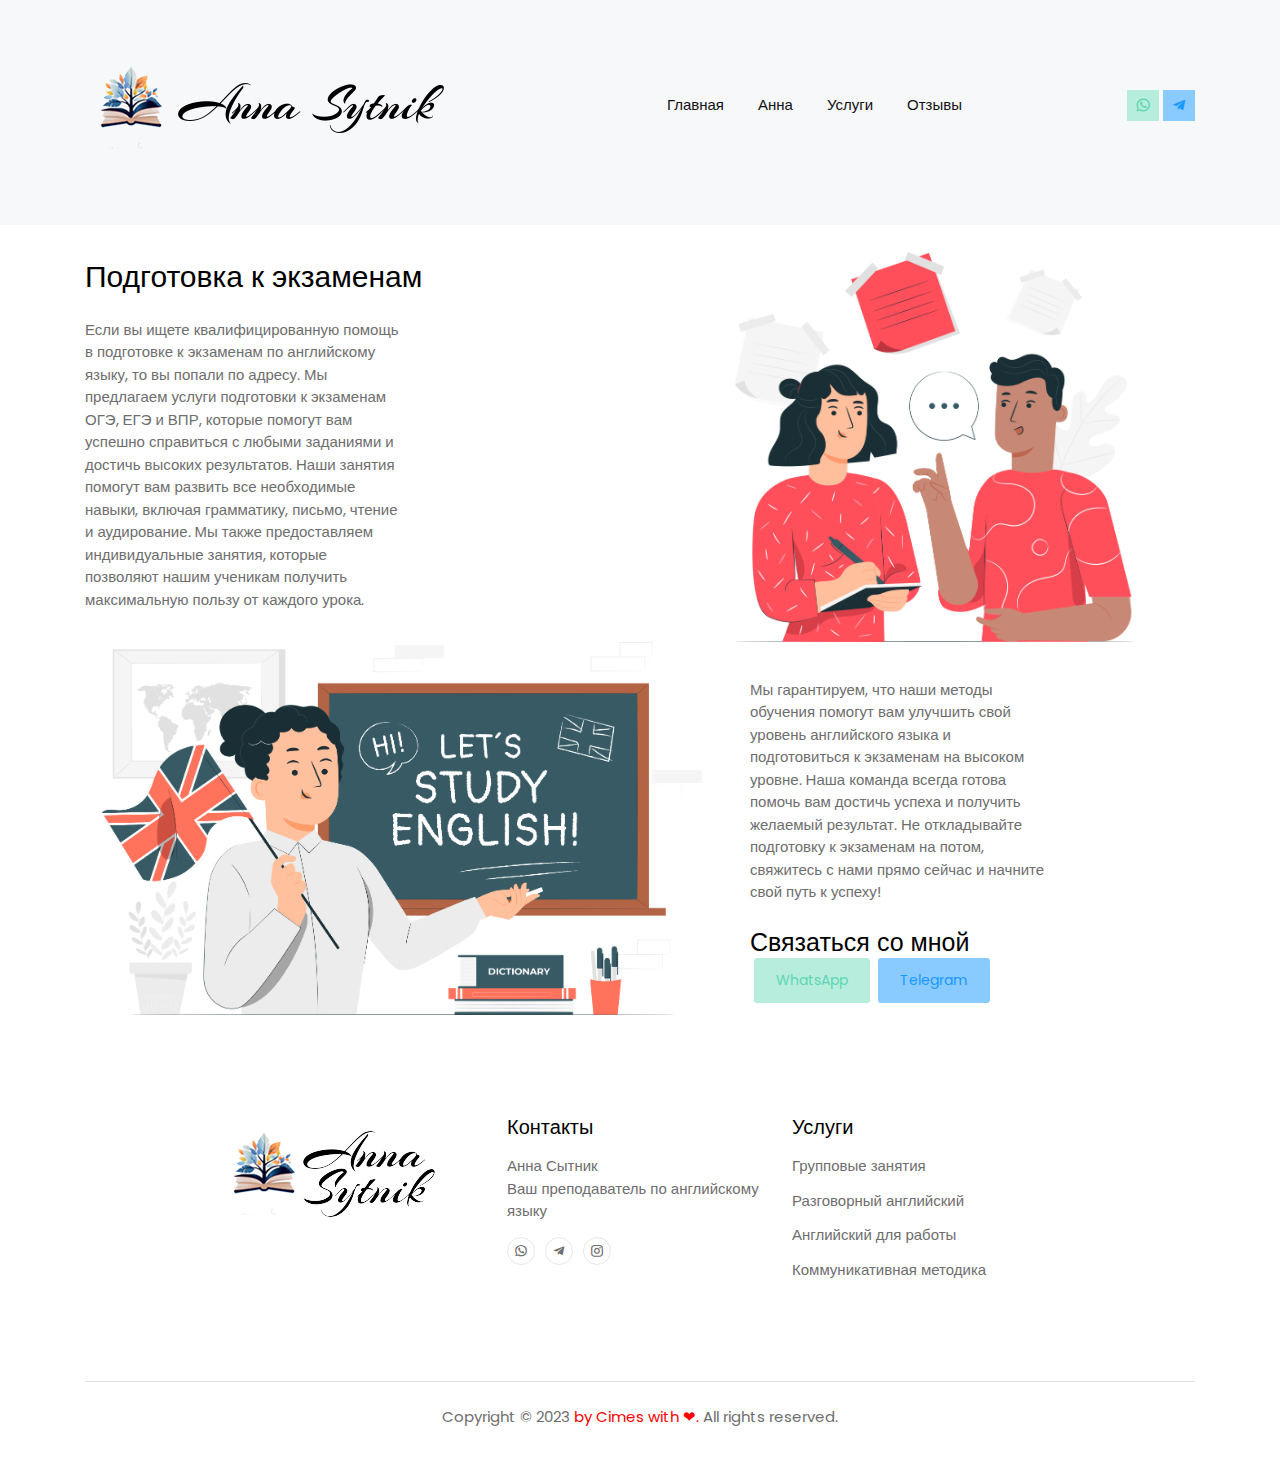
<file: exam-preparation.html>
<!DOCTYPE html>
<html lang="en">
<head>
  <title>English tutor - Anna</title>
  <meta charset="UTF-8">
  <meta name="viewport" content="width=device-width, initial-scale=1.0">
  <meta http-equiv="X-UA-Compatible" content="ie=edge">
  <link rel="stylesheet" href="vendors/owl-carousel/css/owl.carousel.min.css">
  <link rel="stylesheet" href="vendors/owl-carousel/css/owl.theme.default.css">
  <link rel="stylesheet" href="vendors/mdi/css/materialdesignicons.min.css">
  <link rel="stylesheet" href="vendors/aos/css/aos.css">
  <link rel="stylesheet" href="css/style.min.css">
</head>
<body id="body" data-spy="scroll" data-target=".navbar" data-offset="100">
  <header id="header-section">
    <nav class="navbar navbar-expand-lg pl-3 pl-sm-0" id="navbar">
    <div class="container">
      <div class="navbar-brand-wrapper d-flex w-100">
        <img src="images/logo.svg" alt="">
      </div>
      <div class="collapse navbar-collapse navbar-menu-wrapper" id="navbarSupportedContent">
        <ul class="navbar-nav align-items-lg-center align-items-start ml-auto">
          <li class="d-flex align-items-center justify-content-between pl-4 pl-lg-0">
            <div class="navbar-collapse-logo">
              <img src="images/logo.svg" alt="">
            </div>
          </li>
          <li class="nav-item">
            <a class="nav-link" href="index.html#header-section">Главная <span class="sr-only">(current)</span></a>
          </li>
          <li class="nav-item"> 
            <a class="nav-link" href="index.html#About">Анна</a>
          </li>
          <li class="nav-item">
            <a class="nav-link" href="index.html#methodology">Услуги</a>  
          </li>
          <li class="nav-item">
            <a class="nav-link" href="index.html#feedback-section">Отзывы</a>
          </li>
          <li class="nav-item btn-contact-us pl-4 pl-lg-0">
            <button class="mdi mdi-whatsapp btn-opacity-success" onclick="window.location.href = 'https://api.whatsapp.com/send/?phone=79885679907&text&type=phone_number&app_absent=0';"></button>
            <button class="mdi mdi-telegram btn-opacity-info" onclick="window.location.href = 'https://t.me/ann1_s17';"></button>
        </li>
        </ul>
      </div>
    </div> 
    </nav>   
  </header>
  <div class="content-wrapper">
    <div class="container">     
      <section class="digital-marketing-service" id="About">
        <div class="row align-items-center">
          <div class="col-12 col-lg-7 grid-margin grid-margin-lg-0">
            <h3 class="m-0">Подготовка к экзаменам</h3>
            <div class="col-lg-7 col-xl-6 p-0">
              <p class="py-4 m-0 text-muted"> Если вы ищете квалифицированную помощь в подготовке к экзаменам по английскому языку, то вы попали по адресу. Мы предлагаем услуги подготовки к экзаменам ОГЭ, ЕГЭ и ВПР, которые помогут вам успешно справиться с любыми заданиями и достичь высоких результатов. Наши занятия помогут вам развить все необходимые навыки, включая грамматику, письмо, чтение и аудирование. Мы также предоставляем индивидуальные занятия, которые позволяют нашим ученикам получить максимальную пользу от каждого урока. </p>
            </div>    
          </div>
          <div class="col-12 col-lg-5 p-0 img-digital grid-margin grid-margin-lg-0">
            <img src="images/m1.png" width="400" height="400" alt="" class="img-fluid">
          </div>
        </div>
        <div class="row align-items-center">
          <div class="col-12 col-lg-7 text-center flex-item grid-margin">
            <img src="images/m2.png" width="600" height="400" alt="" class="img-fluid">
          </div>
          <div class="col-12 col-lg-5 flex-item grid-margin">
            <div class="col-lg-9 col-xl-8 p-0">
              <p class="py-4 m-0 text-muted">Мы гарантируем, что наши методы обучения помогут вам улучшить свой уровень английского языка и подготовиться к экзаменам на высоком уровне. Наша команда всегда готова помочь вам достичь успеха и получить желаемый результат.

                Не откладывайте подготовку к экзаменам на потом, свяжитесь с нами прямо сейчас и начните свой путь к успеху!</p>
              <h4 class="m-0">Связаться со мной</h4>
              <button class="btn btn-opacity-success ml-1" onclick="window.location.href = 'https://api.whatsapp.com/send/?phone=79885679907&text&type=phone_number&app_absent=0';">WhatsApp</button>
              <button class="btn btn-opacity-info ml-1" onclick="window.location.href = 'https://t.me/ann1_s17';">Telegram</button>
            </div>
          </div>
        </div>
      </section>          
      <section class="contact-details" id="contact-details-section">
        <div class="justify-content-center row text-center text-md-left">
          <div class="grid-margin">
            <img src="images/logo2.svg" alt="" class="pb-2 mr-5">       
          </div>
          <div class="col-11 col-md-5 col-lg-3 grid-margin">
              <h5 class="pb-2">Контакты</h5>
              <p class="text-muted">Анна Сытник<br>Ваш преподаватель по английскому языку</p>
              <div class="d-flex justify-content-center justify-content-md-start">
                <a href="https://api.whatsapp.com/send/?phone=79885679907&text&type=phone_number&app_absent=0"><span class="mdi mdi-whatsapp"></span></a>
                <a href="https://t.me/ann1_s17"><span class="mdi mdi-telegram"></span></a>
                <a href="#"><span class="mdi mdi-instagram"></span></a>
              </div>
          </div>
          <div class="col-12 col-md-6 col-lg-3 grid-margin">
            <h5 class="pb-2">Услуги</h5>
            <a href="group-classes.html"><p class="m-0 pb-2">Групповые занятия</p></a>   
            <a href="spoken-english.html" ><p class="m-0 pt-1 pb-2">Разговорный английский</p></a> 
            <a href="english-for-work.html"><p class="m-0 pt-1 pb-2">Английский для работы</p></a> 
            <a href="communicative-methodology.html"><p class="m-0 pt-1">Коммуникативная методика</p></a> 
          </div>
        </div>  
      </section>
      <footer class="border-top">
        <p class="text-center text-muted pt-4">Copyright © 2023<a href="https://cimes.ru/" class="px-1">by Cimes with &#10084;.</a>All rights reserved.</p>
      </footer>
    </div> 
  </div>
  <script src="vendors/jquery/jquery.min.js"></script>
  <script src="vendors/bootstrap/bootstrap.min.js"></script>
  <script src="vendors/owl-carousel/js/owl.carousel.min.js"></script>
  <script src="vendors/aos/js/aos.js"></script>
  <script src="js/landingpage.js"></script>
</body>
</html>
</file>
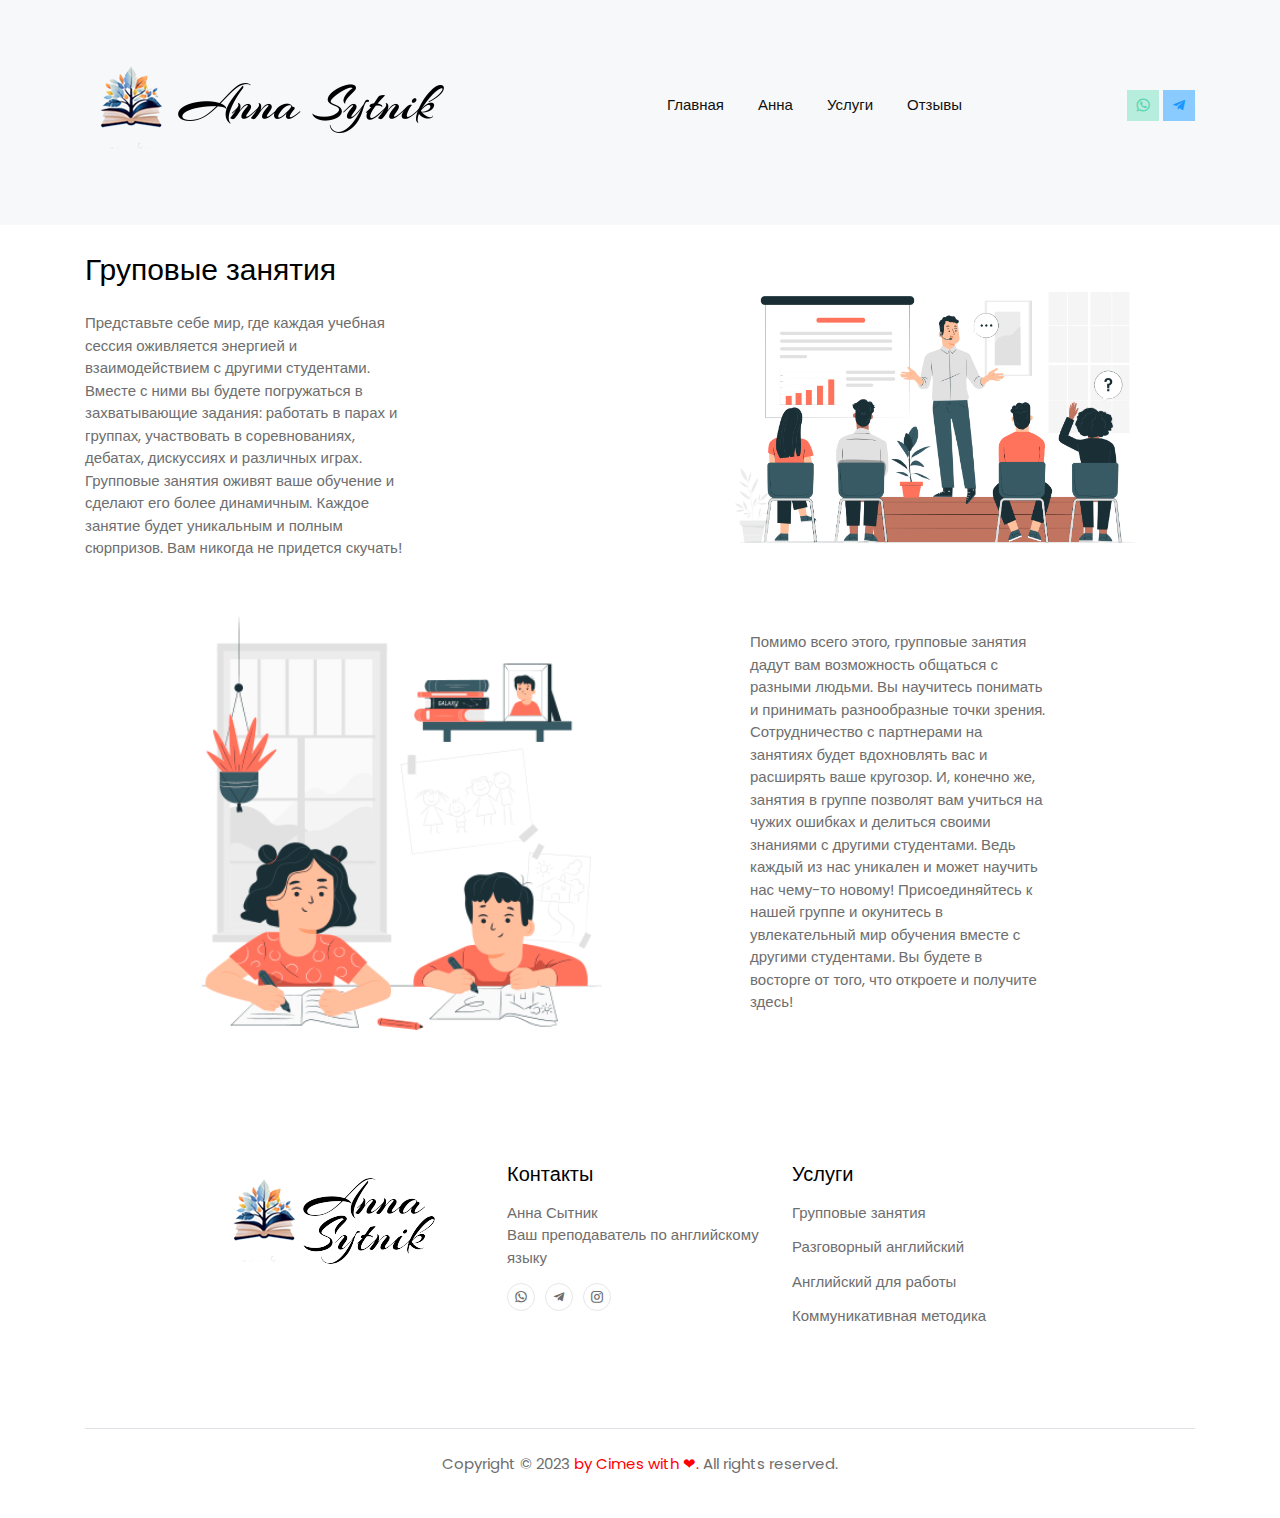
<file: group-classes.html>
<!DOCTYPE html>
<html lang="en">
<head>
  <title>English tutor - Anna</title>
  <meta charset="UTF-8">
  <meta name="viewport" content="width=device-width, initial-scale=1.0">
  <meta http-equiv="X-UA-Compatible" content="ie=edge">
  <link rel="stylesheet" href="vendors/owl-carousel/css/owl.carousel.min.css">
  <link rel="stylesheet" href="vendors/owl-carousel/css/owl.theme.default.css">
  <link rel="stylesheet" href="vendors/mdi/css/materialdesignicons.min.css">
  <link rel="stylesheet" href="vendors/aos/css/aos.css">
  <link rel="stylesheet" href="css/style.min.css">
</head>
<body id="body" data-spy="scroll" data-target=".navbar" data-offset="100">
  <header id="header-section">
    <nav class="navbar navbar-expand-lg pl-3 pl-sm-0" id="navbar">
    <div class="container">
      <div class="navbar-brand-wrapper d-flex w-100">
        <img src="images/logo.svg" alt="">
      </div>
      <div class="collapse navbar-collapse navbar-menu-wrapper" id="navbarSupportedContent">
        <ul class="navbar-nav align-items-lg-center align-items-start ml-auto">
          <li class="d-flex align-items-center justify-content-between pl-4 pl-lg-0">
            <div class="navbar-collapse-logo">
              <img src="images/logo.svg" alt="">
            </div>
          </li>
          <li class="nav-item">
            <a class="nav-link" href="index.html#header-section">Главная <span class="sr-only">(current)</span></a>
          </li>
          <li class="nav-item"> 
            <a class="nav-link" href="index.html#About">Анна</a>
          </li>
          <li class="nav-item">
            <a class="nav-link" href="index.html#methodology">Услуги</a>  
          </li>
          <li class="nav-item">
            <a class="nav-link" href="index.html#feedback-section">Отзывы</a>
          </li>
          <li class="nav-item btn-contact-us pl-4 pl-lg-0">
            <button class="mdi mdi-whatsapp btn-opacity-success" onclick="window.location.href = 'https://api.whatsapp.com/send/?phone=79885679907&text&type=phone_number&app_absent=0';"></button>
            <button class="mdi mdi-telegram btn-opacity-info" onclick="window.location.href = 'https://t.me/ann1_s17';"></button>
        </li>
        </ul>
      </div>
    </div> 
    </nav>   
  </header>
  <div class="content-wrapper">
    <div class="container">     
      <section class="digital-marketing-service" id="About">
        <div class="row align-items-center">
          <div class="col-12 col-lg-7 grid-margin grid-margin-lg-0">
            <h3 class="m-0">Груповые занятия</h3>
            <div class="col-lg-7 col-xl-6 p-0">
              <p class="py-4 m-0 text-muted">Представьте себе мир, где каждая учебная сессия оживляется энергией и взаимодействием с другими студентами. Вместе с ними вы будете погружаться в захватывающие задания: работать в парах и группах, участвовать в соревнованиях, дебатах, дискуссиях и различных играх. Групповые занятия оживят ваше обучение и сделают его более динамичным. Каждое занятие будет уникальным и полным сюрпризов. Вам никогда не придется скучать!</p>
            </div>    
          </div>
          <div class="col-12 col-lg-5 p-0 img-digital grid-margin grid-margin-lg-0">
            <img src="images/g1.png" width="400" height="400" alt="" class="img-fluid">
          </div>
        </div>
        <div class="row align-items-center">
          <div class="col-12 col-lg-7 text-center flex-item grid-margin">
            <img src="images/g2.png" width="400" height="400" alt="" class="img-fluid">
          </div>
          <div class="col-12 col-lg-5 flex-item grid-margin">
            <div class="col-lg-9 col-xl-8 p-0">
              <p class="py-4 m-0 text-muted">Помимо всего этого, групповые занятия дадут вам возможность общаться с разными людьми. Вы научитесь понимать и принимать разнообразные точки зрения. Сотрудничество с партнерами на занятиях будет вдохновлять вас и расширять ваше кругозор. И, конечно же, занятия в группе позволят вам учиться на чужих ошибках и делиться своими знаниями с другими студентами. Ведь каждый из нас уникален и может научить нас чему-то новому! Присоединяйтесь к нашей группе и окунитесь в увлекательный мир обучения вместе с другими студентами. Вы будете в восторге от того, что откроете и получите здесь!</p>
            </div>
          </div>
        </div>
      </section>          
      <section class="contact-details" id="contact-details-section">
        <div class="justify-content-center row text-center text-md-left">
          <div class="grid-margin">
            <img src="images/logo2.svg" alt="" class="pb-2 mr-5">       
          </div>
          <div class="col-11 col-md-5 col-lg-3 grid-margin">
              <h5 class="pb-2">Контакты</h5>
              <p class="text-muted">Анна Сытник<br>Ваш преподаватель по английскому языку</p>
              <div class="d-flex justify-content-center justify-content-md-start">
                <a href="https://api.whatsapp.com/send/?phone=79885679907&text&type=phone_number&app_absent=0"><span class="mdi mdi-whatsapp"></span></a>
                <a href="https://t.me/ann1_s17"><span class="mdi mdi-telegram"></span></a>
                <a href="#"><span class="mdi mdi-instagram"></span></a>
              </div>
          </div>
          <div class="col-12 col-md-6 col-lg-3 grid-margin">
            <h5 class="pb-2">Услуги</h5>
            <a href="group-classes.html"><p class="m-0 pb-2">Групповые занятия</p></a>   
            <a href="spoken-english.html" ><p class="m-0 pt-1 pb-2">Разговорный английский</p></a> 
            <a href="english-for-work.html"><p class="m-0 pt-1 pb-2">Английский для работы</p></a> 
            <a href="communicative-methodology.html"><p class="m-0 pt-1">Коммуникативная методика</p></a> 
          </div>
        </div>  
      </section>
      <footer class="border-top">
        <p class="text-center text-muted pt-4">Copyright © 2023<a href="https://cimes.ru/" class="px-1">by Cimes with &#10084;.</a>All rights reserved.</p>
      </footer>
    </div> 
  </div>
  <script src="vendors/jquery/jquery.min.js"></script>
  <script src="vendors/bootstrap/bootstrap.min.js"></script>
  <script src="vendors/owl-carousel/js/owl.carousel.min.js"></script>
  <script src="vendors/aos/js/aos.js"></script>
  <script src="js/landingpage.js"></script>
</body>
</html>
</file>
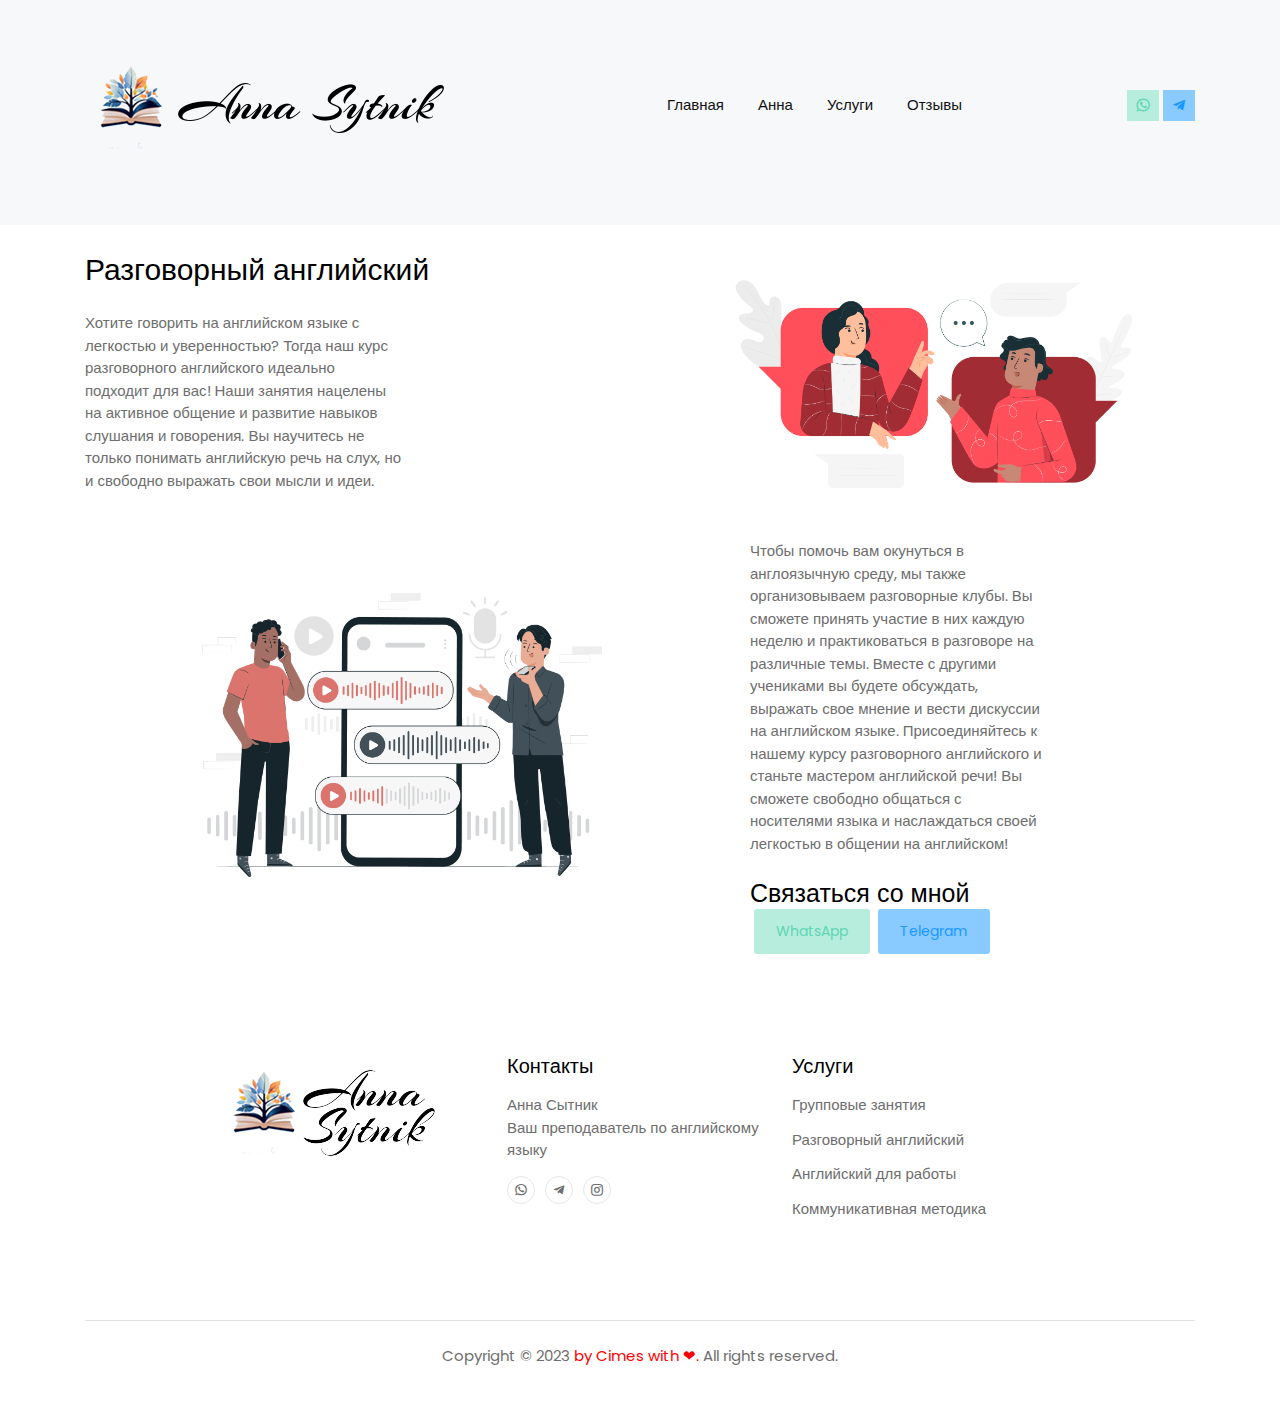
<file: spoken-english.html>
<!DOCTYPE html>
<html lang="en">
<head>
  <title>English tutor - Anna</title>
  <meta charset="UTF-8">
  <meta name="viewport" content="width=device-width, initial-scale=1.0">
  <meta http-equiv="X-UA-Compatible" content="ie=edge">
  <link rel="stylesheet" href="vendors/owl-carousel/css/owl.carousel.min.css">
  <link rel="stylesheet" href="vendors/owl-carousel/css/owl.theme.default.css">
  <link rel="stylesheet" href="vendors/mdi/css/materialdesignicons.min.css">
  <link rel="stylesheet" href="vendors/aos/css/aos.css">
  <link rel="stylesheet" href="css/style.min.css">
</head>
<body id="body" data-spy="scroll" data-target=".navbar" data-offset="100">
  <header id="header-section">
    <nav class="navbar navbar-expand-lg pl-3 pl-sm-0" id="navbar">
    <div class="container">
      <div class="navbar-brand-wrapper d-flex w-100">
        <img src="images/logo.svg" alt="">
      </div>
      <div class="collapse navbar-collapse navbar-menu-wrapper" id="navbarSupportedContent">
        <ul class="navbar-nav align-items-lg-center align-items-start ml-auto">
          <li class="d-flex align-items-center justify-content-between pl-4 pl-lg-0">
            <div class="navbar-collapse-logo">
              <img src="images/logo.svg" alt="">
            </div>
          </li>
          <li class="nav-item">
            <a class="nav-link" href="index.html#header-section">Главная <span class="sr-only">(current)</span></a>
          </li>
          <li class="nav-item"> 
            <a class="nav-link" href="index.html#About">Анна</a>
          </li>
          <li class="nav-item">
            <a class="nav-link" href="index.html#methodology">Услуги</a>  
          </li>
          <li class="nav-item">
            <a class="nav-link" href="index.html#feedback-section">Отзывы</a>
          </li>
          <li class="nav-item btn-contact-us pl-4 pl-lg-0">
            <button class="mdi mdi-whatsapp btn-opacity-success" onclick="window.location.href = 'https://api.whatsapp.com/send/?phone=79885679907&text&type=phone_number&app_absent=0';"></button>
            <button class="mdi mdi-telegram btn-opacity-info" onclick="window.location.href = 'https://t.me/ann1_s17';"></button>
        </li>
        </ul>
      </div>
    </div> 
    </nav>   
  </header>
  <div class="content-wrapper">
    <div class="container">     
      <section class="digital-marketing-service" id="About">
        <div class="row align-items-center">
          <div class="col-12 col-lg-7 grid-margin grid-margin-lg-0">
            <h3 class="m-0">Разговорный английский</h3>
            <div class="col-lg-7 col-xl-6 p-0">
              <p class="py-4 m-0 text-muted">Хотите говорить на английском языке с легкостью и уверенностью? Тогда наш курс разговорного английского идеально подходит для вас! Наши занятия нацелены на активное общение и развитие навыков слушания и говорения. Вы научитесь не только понимать английскую речь на слух, но и свободно выражать свои мысли и идеи. </p>
            </div>    
          </div>
          <div class="col-12 col-lg-5 p-0 img-digital grid-margin grid-margin-lg-0">
            <img src="images/s1.png" width="400" height="400" alt="" class="img-fluid">
          </div>
        </div>
        <div class="row align-items-center">
          <div class="col-12 col-lg-7 text-center flex-item grid-margin">
            <img src="images/s2.png" width="400" height="400" alt="" class="img-fluid">
          </div>
          <div class="col-12 col-lg-5 flex-item grid-margin">
            <div class="col-lg-9 col-xl-8 p-0">
              <p class="py-4 m-0 text-muted">Чтобы помочь вам окунуться в англоязычную среду, мы также организовываем разговорные клубы. Вы сможете принять участие в них каждую неделю и практиковаться в разговоре на различные темы. Вместе с другими учениками вы будете обсуждать, выражать свое мнение и вести дискуссии на английском языке. Присоединяйтесь к нашему курсу разговорного английского и станьте мастером английской речи! Вы сможете свободно общаться с носителями языка и наслаждаться своей легкостью в общении на английском!</p>
              <h4 class="m-0">Связаться со мной</h4>
              <button class="btn btn-opacity-success ml-1" onclick="window.location.href = 'https://api.whatsapp.com/send/?phone=79885679907&text&type=phone_number&app_absent=0';">WhatsApp</button>
              <button class="btn btn-opacity-info ml-1" onclick="window.location.href = 'https://t.me/ann1_s17';">Telegram</button>
            </div>
          </div>
        </div>
      </section>          
      <section class="contact-details" id="contact-details-section">
        <div class="justify-content-center row text-center text-md-left">
          <div class="grid-margin">
            <img src="images/logo2.svg" alt="" class="pb-2 mr-5">       
          </div>
          <div class="col-11 col-md-5 col-lg-3 grid-margin">
              <h5 class="pb-2">Контакты</h5>
              <p class="text-muted">Анна Сытник<br>Ваш преподаватель по английскому языку</p>
              <div class="d-flex justify-content-center justify-content-md-start">
                <a href="https://api.whatsapp.com/send/?phone=79885679907&text&type=phone_number&app_absent=0"><span class="mdi mdi-whatsapp"></span></a>
                <a href="https://t.me/ann1_s17"><span class="mdi mdi-telegram"></span></a>
                <a href="#"><span class="mdi mdi-instagram"></span></a>
              </div>
          </div>
          <div class="col-12 col-md-6 col-lg-3 grid-margin">
            <h5 class="pb-2">Услуги</h5>
            <a href="group-classes.html"><p class="m-0 pb-2">Групповые занятия</p></a>   
            <a href="spoken-english.html" ><p class="m-0 pt-1 pb-2">Разговорный английский</p></a> 
            <a href="english-for-work.html"><p class="m-0 pt-1 pb-2">Английский для работы</p></a> 
            <a href="communicative-methodology.html"><p class="m-0 pt-1">Коммуникативная методика</p></a> 
          </div>
        </div>  
      </section>
      <footer class="border-top">
        <p class="text-center text-muted pt-4">Copyright © 2023<a href="https://cimes.ru/" class="px-1">by Cimes with &#10084;.</a>All rights reserved.</p>
      </footer>
    </div> 
  </div>
  <script src="vendors/jquery/jquery.min.js"></script>
  <script src="vendors/bootstrap/bootstrap.min.js"></script>
  <script src="vendors/owl-carousel/js/owl.carousel.min.js"></script>
  <script src="vendors/aos/js/aos.js"></script>
  <script src="js/landingpage.js"></script>
</body>
</html>
</file>
<file: css/style.min.css>
@import "https://fonts.googleapis.com/css?family=Poppins:400,500,700&display=swap";
/*!
 * Bootstrap v4.3.1 (https://getbootstrap.com/)
 * Copyright 2011-2019 The Bootstrap Authors
 * Copyright 2011-2019 Twitter, Inc.
 * Licensed under MIT (https://github.com/twbs/bootstrap/blob/master/LICENSE)
 */:root{--blue:#007bff;--indigo:#6610f2;--purple:#6f42c1;--pink:#e83e8c;--red:#dc3545;--orange:#fd7e14;--yellow:#ffc107;--green:#28a745;--teal:#20c997;--cyan:#17a2b8;--white:#fff;--gray:#6c757d;--gray-dark:#343a40;--primary:#000637;--secondary:#bbbbf2;--success:#5ed6b3;--info:#1998ff;--warning:#ffad00;--danger:red;--light:#fc7341;--dark:#221e1e;--breakpoint-xs:0;--breakpoint-sm:576px;--breakpoint-md:768px;--breakpoint-lg:992px;--breakpoint-xl:1200px;--font-family-sans-serif:-apple-system,BlinkMacSystemFont,"Segoe UI",Roboto,"Helvetica Neue",Arial,"Noto Sans",sans-serif,"Apple Color Emoji","Segoe UI Emoji","Segoe UI Symbol","Noto Color Emoji";--font-family-monospace:SFMono-Regular,Menlo,Monaco,Consolas,"Liberation Mono","Courier New",monospace}*,:after,:before{box-sizing:border-box}html{font-family:sans-serif;line-height:1.15;-webkit-text-size-adjust:100%;-webkit-tap-highlight-color:rgba(0,0,0,0)}article,aside,figcaption,figure,footer,header,hgroup,main,nav,section{display:block}body{font-family:-apple-system,BlinkMacSystemFont,Segoe UI,Roboto,Helvetica Neue,Arial,Noto Sans,sans-serif,Apple Color Emoji,Segoe UI Emoji,Segoe UI Symbol,Noto Color Emoji;font-size:1rem;font-weight:400;line-height:1.5;color:#212529;text-align:left;background-color:#fff}[tabindex="-1"]:focus{outline:0!important}hr{box-sizing:content-box;height:0;overflow:visible}h1,h2,h3,h4,h5,h6{margin-top:0;margin-bottom:.5rem}p{margin-top:0;margin-bottom:1rem}abbr[data-original-title],abbr[title]{text-decoration:underline;-webkit-text-decoration:underline dotted;text-decoration:underline dotted;cursor:help;border-bottom:0;-webkit-text-decoration-skip-ink:none;text-decoration-skip-ink:none}address{font-style:normal;line-height:inherit}address,dl,ol,ul{margin-bottom:1rem}dl,ol,ul{margin-top:0}ol ol,ol ul,ul ol,ul ul{margin-bottom:0}dt{font-weight:700}dd{margin-bottom:.5rem;margin-left:0}blockquote{margin:0 0 1rem}b,strong{font-weight:bolder}small{font-size:80%}sub,sup{position:relative;font-size:75%;line-height:0;vertical-align:baseline}sub{bottom:-.25em}sup{top:-.5em}a{color:#000637;text-decoration:none;background-color:transparent}a:hover{color:#000;text-decoration:underline}a:not([href]):not([tabindex]),a:not([href]):not([tabindex]):focus,a:not([href]):not([tabindex]):hover{color:inherit;text-decoration:none}a:not([href]):not([tabindex]):focus{outline:0}code,kbd,pre,samp{font-family:SFMono-Regular,Menlo,Monaco,Consolas,Liberation Mono,Courier New,monospace;font-size:1em}pre{margin-top:0;margin-bottom:1rem;overflow:auto}figure{margin:0 0 1rem}img{border-style:none}img,svg{vertical-align:middle}svg{overflow:hidden}table{border-collapse:collapse}caption{padding-top:.75rem;padding-bottom:.75rem;color:#6e6e6e;text-align:left;caption-side:bottom}th{text-align:inherit}label{display:inline-block;margin-bottom:.5rem}button{border-radius:0}button:focus{outline:1px dotted;outline:5px auto -webkit-focus-ring-color}button,input,optgroup,select,textarea{margin:0;font-family:inherit;font-size:inherit;line-height:inherit}button,input{overflow:visible}button,select{text-transform:none}select{word-wrap:normal}[type=button],[type=reset],[type=submit],button{-webkit-appearance:button}[type=button]:not(:disabled),[type=reset]:not(:disabled),[type=submit]:not(:disabled),button:not(:disabled){cursor:pointer}[type=button]::-moz-focus-inner,[type=reset]::-moz-focus-inner,[type=submit]::-moz-focus-inner,button::-moz-focus-inner{padding:0;border-style:none}input[type=checkbox],input[type=radio]{box-sizing:border-box;padding:0}input[type=date],input[type=datetime-local],input[type=month],input[type=time]{-webkit-appearance:listbox}textarea{overflow:auto;resize:vertical}fieldset{min-width:0;padding:0;margin:0;border:0}legend{display:block;width:100%;max-width:100%;padding:0;margin-bottom:.5rem;font-size:1.5rem;line-height:inherit;color:inherit;white-space:normal}progress{vertical-align:baseline}[type=number]::-webkit-inner-spin-button,[type=number]::-webkit-outer-spin-button{height:auto}[type=search]{outline-offset:-2px;-webkit-appearance:none}[type=search]::-webkit-search-decoration{-webkit-appearance:none}::-webkit-file-upload-button{font:inherit;-webkit-appearance:button}output{display:inline-block}summary{display:list-item;cursor:pointer}template{display:none}[hidden]{display:none!important}.h1,.h2,.h3,.h4,.h5,.h6,h1,h2,h3,h4,h5,h6{margin-bottom:.5rem;font-weight:500;line-height:1.2}.h1,h1{font-size:2.5rem}.h2,h2{font-size:2rem}.h3,h3{font-size:1.75rem}.h4,h4{font-size:1.5rem}.h5,h5{font-size:1.25rem}.h6,h6{font-size:1rem}.lead{font-size:1.25rem;font-weight:300}.display-1{font-size:6rem}.display-1,.display-2{font-weight:300;line-height:1.2}.display-2{font-size:5.5rem}.display-3{font-size:4.5rem}.display-3,.display-4{font-weight:300;line-height:1.2}.display-4{font-size:3.5rem}hr{margin-top:1rem;margin-bottom:1rem;border:0;border-top:1px solid rgba(0,0,0,.1)}.small,small{font-size:80%;font-weight:400}.mark,mark{padding:.2em;background-color:#fcf8e3}.list-inline,.list-unstyled{padding-left:0;list-style:none}.list-inline-item{display:inline-block}.list-inline-item:not(:last-child){margin-right:.5rem}.initialism{font-size:90%;text-transform:uppercase}.blockquote{margin-bottom:1rem;font-size:1.25rem}.blockquote-footer{display:block;font-size:80%;color:#6c757d}.blockquote-footer:before{content:"\2014\00A0"}.img-fluid,.img-thumbnail{max-width:100%;height:auto}.img-thumbnail{padding:.25rem;background-color:#fff;border:1px solid #dee2e6;border-radius:.25rem}.figure{display:inline-block}.figure-img{margin-bottom:.5rem;line-height:1}.figure-caption{font-size:90%;color:#6c757d}code{font-size:87.5%;color:#e83e8c;word-break:break-word}a>code{color:inherit}kbd{padding:.2rem .4rem;font-size:87.5%;color:#fff;background-color:#212529;border-radius:.2rem}kbd kbd{padding:0;font-size:100%;font-weight:700}pre{display:block;font-size:87.5%;color:#212529}pre code{font-size:inherit;color:inherit;word-break:normal}.pre-scrollable{max-height:340px;overflow-y:scroll}.container{width:100%;padding-right:15px;padding-left:15px;margin-right:auto;margin-left:auto}@media (min-width:576px){.container{max-width:540px}}@media (min-width:768px){.container{max-width:720px}}@media (min-width:992px){.container{max-width:960px}}@media (min-width:1200px){.container{max-width:1140px}}.container-fluid{width:100%;padding-right:15px;padding-left:15px;margin-right:auto;margin-left:auto}.row{display:flex;flex-wrap:wrap;margin-right:-15px;margin-left:-15px}.no-gutters{margin-right:0;margin-left:0}.no-gutters>.col,.no-gutters>[class*=col-]{padding-right:0;padding-left:0}.col,.col-1,.col-2,.col-3,.col-4,.col-5,.col-6,.col-7,.col-8,.col-9,.col-10,.col-11,.col-12,.col-auto,.col-lg,.col-lg-1,.col-lg-2,.col-lg-3,.col-lg-4,.col-lg-5,.col-lg-6,.col-lg-7,.col-lg-8,.col-lg-9,.col-lg-10,.col-lg-11,.col-lg-12,.col-lg-auto,.col-md,.col-md-1,.col-md-2,.col-md-3,.col-md-4,.col-md-5,.col-md-6,.col-md-7,.col-md-8,.col-md-9,.col-md-10,.col-md-11,.col-md-12,.col-md-auto,.col-sm,.col-sm-1,.col-sm-2,.col-sm-3,.col-sm-4,.col-sm-5,.col-sm-6,.col-sm-7,.col-sm-8,.col-sm-9,.col-sm-10,.col-sm-11,.col-sm-12,.col-sm-auto,.col-xl,.col-xl-1,.col-xl-2,.col-xl-3,.col-xl-4,.col-xl-5,.col-xl-6,.col-xl-7,.col-xl-8,.col-xl-9,.col-xl-10,.col-xl-11,.col-xl-12,.col-xl-auto{position:relative;width:100%;padding-right:15px;padding-left:15px}.col{flex-basis:0;flex-grow:1;max-width:100%}.col-auto{flex:0 0 auto;width:auto;max-width:100%}.col-1{flex:0 0 8.33333%;max-width:8.33333%}.col-2{flex:0 0 16.66667%;max-width:16.66667%}.col-3{flex:0 0 25%;max-width:25%}.col-4{flex:0 0 33.33333%;max-width:33.33333%}.col-5{flex:0 0 41.66667%;max-width:41.66667%}.col-6{flex:0 0 50%;max-width:50%}.col-7{flex:0 0 58.33333%;max-width:58.33333%}.col-8{flex:0 0 66.66667%;max-width:66.66667%}.col-9{flex:0 0 75%;max-width:75%}.col-10{flex:0 0 83.33333%;max-width:83.33333%}.col-11{flex:0 0 91.66667%;max-width:91.66667%}.col-12{flex:0 0 100%;max-width:100%}.order-first{order:-1}.order-last{order:13}.order-0{order:0}.order-1{order:1}.order-2{order:2}.order-3{order:3}.order-4{order:4}.order-5{order:5}.order-6{order:6}.order-7{order:7}.order-8{order:8}.order-9{order:9}.order-10{order:10}.order-11{order:11}.order-12{order:12}.offset-1{margin-left:8.33333%}.offset-2{margin-left:16.66667%}.offset-3{margin-left:25%}.offset-4{margin-left:33.33333%}.offset-5{margin-left:41.66667%}.offset-6{margin-left:50%}.offset-7{margin-left:58.33333%}.offset-8{margin-left:66.66667%}.offset-9{margin-left:75%}.offset-10{margin-left:83.33333%}.offset-11{margin-left:91.66667%}@media (min-width:576px){.col-sm{flex-basis:0;flex-grow:1;max-width:100%}.col-sm-auto{flex:0 0 auto;width:auto;max-width:100%}.col-sm-1{flex:0 0 8.33333%;max-width:8.33333%}.col-sm-2{flex:0 0 16.66667%;max-width:16.66667%}.col-sm-3{flex:0 0 25%;max-width:25%}.col-sm-4{flex:0 0 33.33333%;max-width:33.33333%}.col-sm-5{flex:0 0 41.66667%;max-width:41.66667%}.col-sm-6{flex:0 0 50%;max-width:50%}.col-sm-7{flex:0 0 58.33333%;max-width:58.33333%}.col-sm-8{flex:0 0 66.66667%;max-width:66.66667%}.col-sm-9{flex:0 0 75%;max-width:75%}.col-sm-10{flex:0 0 83.33333%;max-width:83.33333%}.col-sm-11{flex:0 0 91.66667%;max-width:91.66667%}.col-sm-12{flex:0 0 100%;max-width:100%}.order-sm-first{order:-1}.order-sm-last{order:13}.order-sm-0{order:0}.order-sm-1{order:1}.order-sm-2{order:2}.order-sm-3{order:3}.order-sm-4{order:4}.order-sm-5{order:5}.order-sm-6{order:6}.order-sm-7{order:7}.order-sm-8{order:8}.order-sm-9{order:9}.order-sm-10{order:10}.order-sm-11{order:11}.order-sm-12{order:12}.offset-sm-0{margin-left:0}.offset-sm-1{margin-left:8.33333%}.offset-sm-2{margin-left:16.66667%}.offset-sm-3{margin-left:25%}.offset-sm-4{margin-left:33.33333%}.offset-sm-5{margin-left:41.66667%}.offset-sm-6{margin-left:50%}.offset-sm-7{margin-left:58.33333%}.offset-sm-8{margin-left:66.66667%}.offset-sm-9{margin-left:75%}.offset-sm-10{margin-left:83.33333%}.offset-sm-11{margin-left:91.66667%}}@media (min-width:768px){.col-md{flex-basis:0;flex-grow:1;max-width:100%}.col-md-auto{flex:0 0 auto;width:auto;max-width:100%}.col-md-1{flex:0 0 8.33333%;max-width:8.33333%}.col-md-2{flex:0 0 16.66667%;max-width:16.66667%}.col-md-3{flex:0 0 25%;max-width:25%}.col-md-4{flex:0 0 33.33333%;max-width:33.33333%}.col-md-5{flex:0 0 41.66667%;max-width:41.66667%}.col-md-6{flex:0 0 50%;max-width:50%}.col-md-7{flex:0 0 58.33333%;max-width:58.33333%}.col-md-8{flex:0 0 66.66667%;max-width:66.66667%}.col-md-9{flex:0 0 75%;max-width:75%}.col-md-10{flex:0 0 83.33333%;max-width:83.33333%}.col-md-11{flex:0 0 91.66667%;max-width:91.66667%}.col-md-12{flex:0 0 100%;max-width:100%}.order-md-first{order:-1}.order-md-last{order:13}.order-md-0{order:0}.order-md-1{order:1}.order-md-2{order:2}.order-md-3{order:3}.order-md-4{order:4}.order-md-5{order:5}.order-md-6{order:6}.order-md-7{order:7}.order-md-8{order:8}.order-md-9{order:9}.order-md-10{order:10}.order-md-11{order:11}.order-md-12{order:12}.offset-md-0{margin-left:0}.offset-md-1{margin-left:8.33333%}.offset-md-2{margin-left:16.66667%}.offset-md-3{margin-left:25%}.offset-md-4{margin-left:33.33333%}.offset-md-5{margin-left:41.66667%}.offset-md-6{margin-left:50%}.offset-md-7{margin-left:58.33333%}.offset-md-8{margin-left:66.66667%}.offset-md-9{margin-left:75%}.offset-md-10{margin-left:83.33333%}.offset-md-11{margin-left:91.66667%}}@media (min-width:992px){.col-lg{flex-basis:0;flex-grow:1;max-width:100%}.col-lg-auto{flex:0 0 auto;width:auto;max-width:100%}.col-lg-1{flex:0 0 8.33333%;max-width:8.33333%}.col-lg-2{flex:0 0 16.66667%;max-width:16.66667%}.col-lg-3{flex:0 0 25%;max-width:25%}.col-lg-4{flex:0 0 33.33333%;max-width:33.33333%}.col-lg-5{flex:0 0 41.66667%;max-width:41.66667%}.col-lg-6{flex:0 0 50%;max-width:50%}.col-lg-7{flex:0 0 58.33333%;max-width:58.33333%}.col-lg-8{flex:0 0 66.66667%;max-width:66.66667%}.col-lg-9{flex:0 0 75%;max-width:75%}.col-lg-10{flex:0 0 83.33333%;max-width:83.33333%}.col-lg-11{flex:0 0 91.66667%;max-width:91.66667%}.col-lg-12{flex:0 0 100%;max-width:100%}.order-lg-first{order:-1}.order-lg-last{order:13}.order-lg-0{order:0}.order-lg-1{order:1}.order-lg-2{order:2}.order-lg-3{order:3}.order-lg-4{order:4}.order-lg-5{order:5}.order-lg-6{order:6}.order-lg-7{order:7}.order-lg-8{order:8}.order-lg-9{order:9}.order-lg-10{order:10}.order-lg-11{order:11}.order-lg-12{order:12}.offset-lg-0{margin-left:0}.offset-lg-1{margin-left:8.33333%}.offset-lg-2{margin-left:16.66667%}.offset-lg-3{margin-left:25%}.offset-lg-4{margin-left:33.33333%}.offset-lg-5{margin-left:41.66667%}.offset-lg-6{margin-left:50%}.offset-lg-7{margin-left:58.33333%}.offset-lg-8{margin-left:66.66667%}.offset-lg-9{margin-left:75%}.offset-lg-10{margin-left:83.33333%}.offset-lg-11{margin-left:91.66667%}}@media (min-width:1200px){.col-xl{flex-basis:0;flex-grow:1;max-width:100%}.col-xl-auto{flex:0 0 auto;width:auto;max-width:100%}.col-xl-1{flex:0 0 8.33333%;max-width:8.33333%}.col-xl-2{flex:0 0 16.66667%;max-width:16.66667%}.col-xl-3{flex:0 0 25%;max-width:25%}.col-xl-4{flex:0 0 33.33333%;max-width:33.33333%}.col-xl-5{flex:0 0 41.66667%;max-width:41.66667%}.col-xl-6{flex:0 0 50%;max-width:50%}.col-xl-7{flex:0 0 58.33333%;max-width:58.33333%}.col-xl-8{flex:0 0 66.66667%;max-width:66.66667%}.col-xl-9{flex:0 0 75%;max-width:75%}.col-xl-10{flex:0 0 83.33333%;max-width:83.33333%}.col-xl-11{flex:0 0 91.66667%;max-width:91.66667%}.col-xl-12{flex:0 0 100%;max-width:100%}.order-xl-first{order:-1}.order-xl-last{order:13}.order-xl-0{order:0}.order-xl-1{order:1}.order-xl-2{order:2}.order-xl-3{order:3}.order-xl-4{order:4}.order-xl-5{order:5}.order-xl-6{order:6}.order-xl-7{order:7}.order-xl-8{order:8}.order-xl-9{order:9}.order-xl-10{order:10}.order-xl-11{order:11}.order-xl-12{order:12}.offset-xl-0{margin-left:0}.offset-xl-1{margin-left:8.33333%}.offset-xl-2{margin-left:16.66667%}.offset-xl-3{margin-left:25%}.offset-xl-4{margin-left:33.33333%}.offset-xl-5{margin-left:41.66667%}.offset-xl-6{margin-left:50%}.offset-xl-7{margin-left:58.33333%}.offset-xl-8{margin-left:66.66667%}.offset-xl-9{margin-left:75%}.offset-xl-10{margin-left:83.33333%}.offset-xl-11{margin-left:91.66667%}}.table{width:100%;margin-bottom:1rem;color:#212529}.table td,.table th{padding:.75rem;vertical-align:top;border-top:1px solid #dee2e6}.table thead th{vertical-align:bottom;border-bottom:2px solid #dee2e6}.table tbody+tbody{border-top:2px solid #dee2e6}.table-sm td,.table-sm th{padding:.3rem}.table-bordered,.table-bordered td,.table-bordered th{border:1px solid #dee2e6}.table-bordered thead td,.table-bordered thead th{border-bottom-width:2px}.table-borderless tbody+tbody,.table-borderless td,.table-borderless th,.table-borderless thead th{border:0}.table-striped tbody tr:nth-of-type(odd){background-color:rgba(0,0,0,.05)}.table-hover tbody tr:hover{color:#212529;background-color:rgba(0,0,0,.075)}.table-primary,.table-primary>td,.table-primary>th{background-color:#b8b9c7}.table-primary tbody+tbody,.table-primary td,.table-primary th,.table-primary thead th{border-color:#7a7e97}.table-hover .table-primary:hover,.table-hover .table-primary:hover>td,.table-hover .table-primary:hover>th{background-color:#aaabbc}.table-secondary,.table-secondary>td,.table-secondary>th{background-color:#ececfb}.table-secondary tbody+tbody,.table-secondary td,.table-secondary th,.table-secondary thead th{border-color:#dcdcf8}.table-hover .table-secondary:hover,.table-hover .table-secondary:hover>td,.table-hover .table-secondary:hover>th{background-color:#d7d7f7}.table-success,.table-success>td,.table-success>th{background-color:#d2f4ea}.table-success tbody+tbody,.table-success td,.table-success th,.table-success thead th{border-color:#abead7}.table-hover .table-success:hover,.table-hover .table-success:hover>td,.table-hover .table-success:hover>th{background-color:#beefe0}.table-info,.table-info>td,.table-info>th{background-color:#bfe2ff}.table-info tbody+tbody,.table-info td,.table-info th,.table-info thead th{border-color:#87c9ff}.table-hover .table-info:hover,.table-hover .table-info:hover>td,.table-hover .table-info:hover>th{background-color:#a6d6ff}.table-warning,.table-warning>td,.table-warning>th{background-color:#ffe8b8}.table-warning tbody+tbody,.table-warning td,.table-warning th,.table-warning thead th{border-color:#ffd47a}.table-hover .table-warning:hover,.table-hover .table-warning:hover>td,.table-hover .table-warning:hover>th{background-color:#ffe09f}.table-danger,.table-danger>td,.table-danger>th{background-color:#ffb8b8}.table-danger tbody+tbody,.table-danger td,.table-danger th,.table-danger thead th{border-color:#ff7a7a}.table-hover .table-danger:hover,.table-hover .table-danger:hover>td,.table-hover .table-danger:hover>th{background-color:#ff9f9f}.table-light,.table-light>td,.table-light>th{background-color:#fed8ca}.table-light tbody+tbody,.table-light td,.table-light th,.table-light thead th{border-color:#fdb69c}.table-hover .table-light:hover,.table-hover .table-light:hover>td,.table-hover .table-light:hover>th{background-color:#fec6b1}.table-dark,.table-dark>td,.table-dark>th{background-color:#c1c0c0}.table-dark tbody+tbody,.table-dark td,.table-dark th,.table-dark thead th{border-color:#8c8a8a}.table-hover .table-dark:hover,.table-hover .table-dark:hover>td,.table-hover .table-dark:hover>th{background-color:#b4b3b3}.table-active,.table-active>td,.table-active>th,.table-hover .table-active:hover,.table-hover .table-active:hover>td,.table-hover .table-active:hover>th{background-color:rgba(0,0,0,.075)}.table .thead-dark th{color:#fff;background-color:#343a40;border-color:#454d55}.table .thead-light th{color:#495057;background-color:#e9ecef;border-color:#dee2e6}.table-dark{color:#fff;background-color:#343a40}.table-dark td,.table-dark th,.table-dark thead th{border-color:#454d55}.table-dark.table-bordered{border:0}.table-dark.table-striped tbody tr:nth-of-type(odd){background-color:hsla(0,0%,100%,.05)}.table-dark.table-hover tbody tr:hover{color:#fff;background-color:hsla(0,0%,100%,.075)}@media (max-width:575.98px){.table-responsive-sm{display:block;width:100%;overflow-x:auto;-webkit-overflow-scrolling:touch}.table-responsive-sm>.table-bordered{border:0}}@media (max-width:767.98px){.table-responsive-md{display:block;width:100%;overflow-x:auto;-webkit-overflow-scrolling:touch}.table-responsive-md>.table-bordered{border:0}}@media (max-width:991.98px){.table-responsive-lg{display:block;width:100%;overflow-x:auto;-webkit-overflow-scrolling:touch}.table-responsive-lg>.table-bordered{border:0}}@media (max-width:1199.98px){.table-responsive-xl{display:block;width:100%;overflow-x:auto;-webkit-overflow-scrolling:touch}.table-responsive-xl>.table-bordered{border:0}}.table-responsive{display:block;width:100%;overflow-x:auto;-webkit-overflow-scrolling:touch}.table-responsive>.table-bordered{border:0}.form-control{display:block;width:100%;height:calc(1.5em + .75rem + 2px);padding:.375rem .75rem;font-size:1rem;font-weight:400;line-height:1.5;color:#495057;background-color:#fff;background-clip:padding-box;border:1px solid #ced4da;border-radius:.25rem;transition:border-color .15s ease-in-out,box-shadow .15s ease-in-out}@media (prefers-reduced-motion:reduce){.form-control{transition:none}}.form-control::-ms-expand{background-color:transparent;border:0}.form-control:focus{color:#495057;background-color:#fff;border-color:#0014b7;outline:0;box-shadow:0 0 0 .2rem rgba(0,6,55,.25)}.form-control::-webkit-input-placeholder{color:#6c757d;opacity:1}.form-control::-moz-placeholder{color:#6c757d;opacity:1}.form-control:-ms-input-placeholder{color:#6c757d;opacity:1}.form-control::-ms-input-placeholder{color:#6c757d;opacity:1}.form-control::placeholder{color:#6c757d;opacity:1}.form-control:disabled,.form-control[readonly]{background-color:#e9ecef;opacity:1}select.form-control:focus::-ms-value{color:#495057;background-color:#fff}.form-control-file,.form-control-range{display:block;width:100%}.col-form-label{padding-top:calc(.375rem + 1px);padding-bottom:calc(.375rem + 1px);margin-bottom:0;font-size:inherit;line-height:1.5}.col-form-label-lg{padding-top:calc(.5rem + 1px);padding-bottom:calc(.5rem + 1px);font-size:1.25rem;line-height:1.5}.col-form-label-sm{padding-top:calc(.25rem + 1px);padding-bottom:calc(.25rem + 1px);font-size:.875rem;line-height:1.5}.form-control-plaintext{display:block;width:100%;padding-top:.375rem;padding-bottom:.375rem;margin-bottom:0;line-height:1.5;color:#212529;background-color:transparent;border:solid transparent;border-width:1px 0}.form-control-plaintext.form-control-lg,.form-control-plaintext.form-control-sm{padding-right:0;padding-left:0}.form-control-sm{height:calc(1.5em + .5rem + 2px);padding:.25rem .5rem;font-size:.875rem;line-height:1.5;border-radius:.2rem}.form-control-lg{height:calc(1.5em + 1rem + 2px);padding:.5rem 1rem;font-size:1.25rem;line-height:1.5;border-radius:.3rem}select.form-control[multiple],select.form-control[size],textarea.form-control{height:auto}.form-group{margin-bottom:1rem}.form-text{display:block;margin-top:.25rem}.form-row{display:flex;flex-wrap:wrap;margin-right:-5px;margin-left:-5px}.form-row>.col,.form-row>[class*=col-]{padding-right:5px;padding-left:5px}.form-check{position:relative;display:block;padding-left:1.25rem}.form-check-input{position:absolute;margin-top:.3rem;margin-left:-1.25rem}.form-check-input:disabled~.form-check-label{color:#6e6e6e}.form-check-label{margin-bottom:0}.form-check-inline{display:inline-flex;align-items:center;padding-left:0;margin-right:.75rem}.form-check-inline .form-check-input{position:static;margin-top:0;margin-right:.3125rem;margin-left:0}.valid-feedback{display:none;width:100%;margin-top:.25rem;font-size:80%;color:#5ed6b3}.valid-tooltip{position:absolute;top:100%;z-index:5;display:none;max-width:100%;padding:.25rem .5rem;margin-top:.1rem;font-size:.875rem;line-height:1.5;color:#212529;background-color:rgba(94,214,179,.9);border-radius:.25rem}.form-control.is-valid,.was-validated .form-control:valid{border-color:#5ed6b3;padding-right:calc(1.5em + .75rem);background-image:url("data:image/svg+xml;charset=utf-8,%3Csvg xmlns='http://www.w3.org/2000/svg' viewBox='0 0 8 8'%3E%3Cpath fill='%235ed6b3' d='M2.3 6.73L.6 4.53c-.4-1.04.46-1.4 1.1-.8l1.1 1.4 3.4-3.8c.6-.63 1.6-.27 1.2.7l-4 4.6c-.43.5-.8.4-1.1.1z'/%3E%3C/svg%3E");background-repeat:no-repeat;background-position:100% calc(.375em + .1875rem);background-size:calc(.75em + .375rem) calc(.75em + .375rem)}.form-control.is-valid:focus,.was-validated .form-control:valid:focus{border-color:#5ed6b3;box-shadow:0 0 0 .2rem rgba(94,214,179,.25)}.form-control.is-valid~.valid-feedback,.form-control.is-valid~.valid-tooltip,.was-validated .form-control:valid~.valid-feedback,.was-validated .form-control:valid~.valid-tooltip{display:block}.was-validated textarea.form-control:valid,textarea.form-control.is-valid{padding-right:calc(1.5em + .75rem);background-position:top calc(.375em + .1875rem) right calc(.375em + .1875rem)}.custom-select.is-valid,.was-validated .custom-select:valid{border-color:#5ed6b3;padding-right:calc((3em + 2.25rem)/4 + 1.75rem);background:url("data:image/svg+xml;charset=utf-8,%3Csvg xmlns='http://www.w3.org/2000/svg' viewBox='0 0 4 5'%3E%3Cpath fill='%23343a40' d='M2 0L0 2h4zm0 5L0 3h4z'/%3E%3C/svg%3E") no-repeat right .75rem center/8px 10px,url("data:image/svg+xml;charset=utf-8,%3Csvg xmlns='http://www.w3.org/2000/svg' viewBox='0 0 8 8'%3E%3Cpath fill='%235ed6b3' d='M2.3 6.73L.6 4.53c-.4-1.04.46-1.4 1.1-.8l1.1 1.4 3.4-3.8c.6-.63 1.6-.27 1.2.7l-4 4.6c-.43.5-.8.4-1.1.1z'/%3E%3C/svg%3E") #fff no-repeat center right 1.75rem/calc(.75em + .375rem) calc(.75em + .375rem)}.custom-select.is-valid:focus,.was-validated .custom-select:valid:focus{border-color:#5ed6b3;box-shadow:0 0 0 .2rem rgba(94,214,179,.25)}.custom-select.is-valid~.valid-feedback,.custom-select.is-valid~.valid-tooltip,.form-control-file.is-valid~.valid-feedback,.form-control-file.is-valid~.valid-tooltip,.was-validated .custom-select:valid~.valid-feedback,.was-validated .custom-select:valid~.valid-tooltip,.was-validated .form-control-file:valid~.valid-feedback,.was-validated .form-control-file:valid~.valid-tooltip{display:block}.form-check-input.is-valid~.form-check-label,.was-validated .form-check-input:valid~.form-check-label{color:#5ed6b3}.form-check-input.is-valid~.valid-feedback,.form-check-input.is-valid~.valid-tooltip,.was-validated .form-check-input:valid~.valid-feedback,.was-validated .form-check-input:valid~.valid-tooltip{display:block}.custom-control-input.is-valid~.custom-control-label,.was-validated .custom-control-input:valid~.custom-control-label{color:#5ed6b3}.custom-control-input.is-valid~.custom-control-label:before,.was-validated .custom-control-input:valid~.custom-control-label:before{border-color:#5ed6b3}.custom-control-input.is-valid~.valid-feedback,.custom-control-input.is-valid~.valid-tooltip,.was-validated .custom-control-input:valid~.valid-feedback,.was-validated .custom-control-input:valid~.valid-tooltip{display:block}.custom-control-input.is-valid:checked~.custom-control-label:before,.was-validated .custom-control-input:valid:checked~.custom-control-label:before{border-color:#87e0c6;background-color:#87e0c6}.custom-control-input.is-valid:focus~.custom-control-label:before,.was-validated .custom-control-input:valid:focus~.custom-control-label:before{box-shadow:0 0 0 .2rem rgba(94,214,179,.25)}.custom-control-input.is-valid:focus:not(:checked)~.custom-control-label:before,.custom-file-input.is-valid~.custom-file-label,.was-validated .custom-control-input:valid:focus:not(:checked)~.custom-control-label:before,.was-validated .custom-file-input:valid~.custom-file-label{border-color:#5ed6b3}.custom-file-input.is-valid~.valid-feedback,.custom-file-input.is-valid~.valid-tooltip,.was-validated .custom-file-input:valid~.valid-feedback,.was-validated .custom-file-input:valid~.valid-tooltip{display:block}.custom-file-input.is-valid:focus~.custom-file-label,.was-validated .custom-file-input:valid:focus~.custom-file-label{border-color:#5ed6b3;box-shadow:0 0 0 .2rem rgba(94,214,179,.25)}.invalid-feedback{display:none;width:100%;margin-top:.25rem;font-size:80%;color:red}.invalid-tooltip{position:absolute;top:100%;z-index:5;display:none;max-width:100%;padding:.25rem .5rem;margin-top:.1rem;font-size:.875rem;line-height:1.5;color:#fff;background-color:rgba(255,0,0,.9);border-radius:.25rem}.form-control.is-invalid,.was-validated .form-control:invalid{border-color:red;padding-right:calc(1.5em + .75rem);background-image:url("data:image/svg+xml;charset=utf-8,%3Csvg xmlns='http://www.w3.org/2000/svg' fill='red' viewBox='-2 -2 7 7'%3E%3Cpath stroke='red' d='M0 0l3 3m0-3L0 3'/%3E%3Ccircle r='.5'/%3E%3Ccircle cx='3' r='.5'/%3E%3Ccircle cy='3' r='.5'/%3E%3Ccircle cx='3' cy='3' r='.5'/%3E%3C/svg%3E");background-repeat:no-repeat;background-position:100% calc(.375em + .1875rem);background-size:calc(.75em + .375rem) calc(.75em + .375rem)}.form-control.is-invalid:focus,.was-validated .form-control:invalid:focus{border-color:red;box-shadow:0 0 0 .2rem rgba(255,0,0,.25)}.form-control.is-invalid~.invalid-feedback,.form-control.is-invalid~.invalid-tooltip,.was-validated .form-control:invalid~.invalid-feedback,.was-validated .form-control:invalid~.invalid-tooltip{display:block}.was-validated textarea.form-control:invalid,textarea.form-control.is-invalid{padding-right:calc(1.5em + .75rem);background-position:top calc(.375em + .1875rem) right calc(.375em + .1875rem)}.custom-select.is-invalid,.was-validated .custom-select:invalid{border-color:red;padding-right:calc((3em + 2.25rem)/4 + 1.75rem);background:url("data:image/svg+xml;charset=utf-8,%3Csvg xmlns='http://www.w3.org/2000/svg' viewBox='0 0 4 5'%3E%3Cpath fill='%23343a40' d='M2 0L0 2h4zm0 5L0 3h4z'/%3E%3C/svg%3E") no-repeat right .75rem center/8px 10px,url("data:image/svg+xml;charset=utf-8,%3Csvg xmlns='http://www.w3.org/2000/svg' fill='red' viewBox='-2 -2 7 7'%3E%3Cpath stroke='red' d='M0 0l3 3m0-3L0 3'/%3E%3Ccircle r='.5'/%3E%3Ccircle cx='3' r='.5'/%3E%3Ccircle cy='3' r='.5'/%3E%3Ccircle cx='3' cy='3' r='.5'/%3E%3C/svg%3E") #fff no-repeat center right 1.75rem/calc(.75em + .375rem) calc(.75em + .375rem)}.custom-select.is-invalid:focus,.was-validated .custom-select:invalid:focus{border-color:red;box-shadow:0 0 0 .2rem rgba(255,0,0,.25)}.custom-select.is-invalid~.invalid-feedback,.custom-select.is-invalid~.invalid-tooltip,.form-control-file.is-invalid~.invalid-feedback,.form-control-file.is-invalid~.invalid-tooltip,.was-validated .custom-select:invalid~.invalid-feedback,.was-validated .custom-select:invalid~.invalid-tooltip,.was-validated .form-control-file:invalid~.invalid-feedback,.was-validated .form-control-file:invalid~.invalid-tooltip{display:block}.form-check-input.is-invalid~.form-check-label,.was-validated .form-check-input:invalid~.form-check-label{color:red}.form-check-input.is-invalid~.invalid-feedback,.form-check-input.is-invalid~.invalid-tooltip,.was-validated .form-check-input:invalid~.invalid-feedback,.was-validated .form-check-input:invalid~.invalid-tooltip{display:block}.custom-control-input.is-invalid~.custom-control-label,.was-validated .custom-control-input:invalid~.custom-control-label{color:red}.custom-control-input.is-invalid~.custom-control-label:before,.was-validated .custom-control-input:invalid~.custom-control-label:before{border-color:red}.custom-control-input.is-invalid~.invalid-feedback,.custom-control-input.is-invalid~.invalid-tooltip,.was-validated .custom-control-input:invalid~.invalid-feedback,.was-validated .custom-control-input:invalid~.invalid-tooltip{display:block}.custom-control-input.is-invalid:checked~.custom-control-label:before,.was-validated .custom-control-input:invalid:checked~.custom-control-label:before{border-color:#f33;background-color:#f33}.custom-control-input.is-invalid:focus~.custom-control-label:before,.was-validated .custom-control-input:invalid:focus~.custom-control-label:before{box-shadow:0 0 0 .2rem rgba(255,0,0,.25)}.custom-control-input.is-invalid:focus:not(:checked)~.custom-control-label:before,.custom-file-input.is-invalid~.custom-file-label,.was-validated .custom-control-input:invalid:focus:not(:checked)~.custom-control-label:before,.was-validated .custom-file-input:invalid~.custom-file-label{border-color:red}.custom-file-input.is-invalid~.invalid-feedback,.custom-file-input.is-invalid~.invalid-tooltip,.was-validated .custom-file-input:invalid~.invalid-feedback,.was-validated .custom-file-input:invalid~.invalid-tooltip{display:block}.custom-file-input.is-invalid:focus~.custom-file-label,.was-validated .custom-file-input:invalid:focus~.custom-file-label{border-color:red;box-shadow:0 0 0 .2rem rgba(255,0,0,.25)}.form-inline{display:flex;flex-flow:row wrap;align-items:center}.form-inline .form-check{width:100%}@media (min-width:576px){.form-inline label{justify-content:center}.form-inline .form-group,.form-inline label{display:flex;align-items:center;margin-bottom:0}.form-inline .form-group{flex:0 0 auto;flex-flow:row wrap}.form-inline .form-control{display:inline-block;width:auto;vertical-align:middle}.form-inline .form-control-plaintext{display:inline-block}.form-inline .custom-select,.form-inline .input-group{width:auto}.form-inline .form-check{display:flex;align-items:center;justify-content:center;width:auto;padding-left:0}.form-inline .form-check-input{position:relative;flex-shrink:0;margin-top:0;margin-right:.25rem;margin-left:0}.form-inline .custom-control{align-items:center;justify-content:center}.form-inline .custom-control-label{margin-bottom:0}}.btn{display:inline-block;font-weight:400;color:#212529;text-align:center;vertical-align:middle;-webkit-user-select:none;-moz-user-select:none;-ms-user-select:none;user-select:none;background-color:transparent;border:1px solid transparent;line-height:1.5;border-radius:.1875rem;transition:color .15s ease-in-out,background-color .15s ease-in-out,border-color .15s ease-in-out,box-shadow .15s ease-in-out}@media (prefers-reduced-motion:reduce){.btn{transition:none}}.btn:hover{color:#212529;text-decoration:none}.btn.focus,.btn:focus{outline:0;box-shadow:0 0 0 .2rem rgba(0,6,55,.25)}.btn.disabled,.btn:disabled{opacity:.65}a.btn.disabled,fieldset:disabled a.btn{pointer-events:none}.btn-primary{background-color:#000637;border-color:#000637}.btn-primary:hover{color:#fff;background-color:#000211;border-color:#000004}.btn-primary.focus,.btn-primary:focus{box-shadow:0 0 0 .2rem rgba(38,43,85,.5)}.btn-primary.disabled,.btn-primary:disabled{color:#fff;background-color:#000637;border-color:#000637}.btn-primary:not(:disabled):not(.disabled).active,.btn-primary:not(:disabled):not(.disabled):active,.show>.btn-primary.dropdown-toggle{color:#fff;background-color:#000004;border-color:#000}.btn-primary:not(:disabled):not(.disabled).active:focus,.btn-primary:not(:disabled):not(.disabled):active:focus,.show>.btn-primary.dropdown-toggle:focus{box-shadow:0 0 0 .2rem rgba(38,43,85,.5)}.btn-secondary{color:#212529;background-color:#bbbbf2;border-color:#bbbbf2}.btn-secondary:hover{color:#212529;background-color:#9b9bec;border-color:#9090ea}.btn-secondary.focus,.btn-secondary:focus{box-shadow:0 0 0 .2rem rgba(164,165,212,.5)}.btn-secondary.disabled,.btn-secondary:disabled{color:#212529;background-color:#bbbbf2;border-color:#bbbbf2}.btn-secondary:not(:disabled):not(.disabled).active,.btn-secondary:not(:disabled):not(.disabled):active,.show>.btn-secondary.dropdown-toggle{color:#212529;background-color:#9090ea;border-color:#8585e8}.btn-secondary:not(:disabled):not(.disabled).active:focus,.btn-secondary:not(:disabled):not(.disabled):active:focus,.show>.btn-secondary.dropdown-toggle:focus{box-shadow:0 0 0 .2rem rgba(164,165,212,.5)}.btn-success{color:#212529;background-color:#5ed6b3;border-color:#5ed6b3}.btn-success:hover{color:#212529;background-color:#40cea5;border-color:#35cca0}.btn-success.focus,.btn-success:focus{box-shadow:0 0 0 .2rem rgba(85,187,158,.5)}.btn-success.disabled,.btn-success:disabled{color:#212529;background-color:#5ed6b3;border-color:#5ed6b3}.btn-success:not(:disabled):not(.disabled).active,.btn-success:not(:disabled):not(.disabled):active,.show>.btn-success.dropdown-toggle{color:#212529;background-color:#35cca0;border-color:#32c398}.btn-success:not(:disabled):not(.disabled).active:focus,.btn-success:not(:disabled):not(.disabled):active:focus,.show>.btn-success.dropdown-toggle:focus{box-shadow:0 0 0 .2rem rgba(85,187,158,.5)}.btn-info{background-color:#1998ff;border-color:#1998ff}.btn-info:hover{color:#fff;background-color:#0085f2;border-color:#007ee5}.btn-info.focus,.btn-info:focus{box-shadow:0 0 0 .2rem rgba(60,167,255,.5)}.btn-info.disabled,.btn-info:disabled{color:#fff;background-color:#1998ff;border-color:#1998ff}.btn-info:not(:disabled):not(.disabled).active,.btn-info:not(:disabled):not(.disabled):active,.show>.btn-info.dropdown-toggle{color:#fff;background-color:#007ee5;border-color:#0077d8}.btn-info:not(:disabled):not(.disabled).active:focus,.btn-info:not(:disabled):not(.disabled):active:focus,.show>.btn-info.dropdown-toggle:focus{box-shadow:0 0 0 .2rem rgba(60,167,255,.5)}.btn-warning{color:#212529;background-color:#ffad00;border-color:#ffad00}.btn-warning:hover{color:#212529;background-color:#d99300;border-color:#cc8a00}.btn-warning.focus,.btn-warning:focus{box-shadow:0 0 0 .2rem rgba(222,153,6,.5)}.btn-warning.disabled,.btn-warning:disabled{color:#212529;background-color:#ffad00;border-color:#ffad00}.btn-warning:not(:disabled):not(.disabled).active,.btn-warning:not(:disabled):not(.disabled):active,.show>.btn-warning.dropdown-toggle{color:#fff;background-color:#cc8a00;border-color:#bf8200}.btn-warning:not(:disabled):not(.disabled).active:focus,.btn-warning:not(:disabled):not(.disabled):active:focus,.show>.btn-warning.dropdown-toggle:focus{box-shadow:0 0 0 .2rem rgba(222,153,6,.5)}.btn-danger{background-color:red;border-color:red}.btn-danger:hover{color:#fff;background-color:#d90000;border-color:#c00}.btn-danger.focus,.btn-danger:focus{box-shadow:0 0 0 .2rem rgba(255,38,38,.5)}.btn-danger.disabled,.btn-danger:disabled{color:#fff;background-color:red;border-color:red}.btn-danger:not(:disabled):not(.disabled).active,.btn-danger:not(:disabled):not(.disabled):active,.show>.btn-danger.dropdown-toggle{color:#fff;background-color:#c00;border-color:#bf0000}.btn-danger:not(:disabled):not(.disabled).active:focus,.btn-danger:not(:disabled):not(.disabled):active:focus,.show>.btn-danger.dropdown-toggle:focus{box-shadow:0 0 0 .2rem rgba(255,38,38,.5)}.btn-light{color:#212529;background-color:#fc7341;border-color:#fc7341}.btn-light:hover{color:#fff;background-color:#fb571b;border-color:#fb4e0f}.btn-light.focus,.btn-light:focus{box-shadow:0 0 0 .2rem rgba(219,103,61,.5)}.btn-light.disabled,.btn-light:disabled{color:#212529;background-color:#fc7341;border-color:#fc7341}.btn-light:not(:disabled):not(.disabled).active,.btn-light:not(:disabled):not(.disabled):active,.show>.btn-light.dropdown-toggle{color:#fff;background-color:#fb4e0f;border-color:#f94604}.btn-light:not(:disabled):not(.disabled).active:focus,.btn-light:not(:disabled):not(.disabled):active:focus,.show>.btn-light.dropdown-toggle:focus{box-shadow:0 0 0 .2rem rgba(219,103,61,.5)}.btn-dark{background-color:#221e1e;border-color:#221e1e}.btn-dark:hover{color:#fff;background-color:#0e0c0c;border-color:#070606}.btn-dark.focus,.btn-dark:focus{box-shadow:0 0 0 .2rem rgba(67,64,64,.5)}.btn-dark.disabled,.btn-dark:disabled{color:#fff;background-color:#221e1e;border-color:#221e1e}.btn-dark:not(:disabled):not(.disabled).active,.btn-dark:not(:disabled):not(.disabled):active,.show>.btn-dark.dropdown-toggle{color:#fff;background-color:#070606;border-color:#000}.btn-dark:not(:disabled):not(.disabled).active:focus,.btn-dark:not(:disabled):not(.disabled):active:focus,.show>.btn-dark.dropdown-toggle:focus{box-shadow:0 0 0 .2rem rgba(67,64,64,.5)}.btn-outline-primary,.btn-outline-primary:hover{border-color:#000637}.btn-outline-primary.focus,.btn-outline-primary:focus{box-shadow:0 0 0 .2rem rgba(0,6,55,.5)}.btn-outline-primary.disabled,.btn-outline-primary:disabled{color:#000637;background-color:transparent}.btn-outline-primary:not(:disabled):not(.disabled).active,.btn-outline-primary:not(:disabled):not(.disabled):active,.show>.btn-outline-primary.dropdown-toggle{color:#fff;background-color:#000637;border-color:#000637}.btn-outline-primary:not(:disabled):not(.disabled).active:focus,.btn-outline-primary:not(:disabled):not(.disabled):active:focus,.show>.btn-outline-primary.dropdown-toggle:focus{box-shadow:0 0 0 .2rem rgba(0,6,55,.5)}.btn-outline-secondary{border-color:#bbbbf2}.btn-outline-secondary:hover{color:#212529;border-color:#bbbbf2}.btn-outline-secondary.focus,.btn-outline-secondary:focus{box-shadow:0 0 0 .2rem rgba(187,187,242,.5)}.btn-outline-secondary.disabled,.btn-outline-secondary:disabled{color:#bbbbf2;background-color:transparent}.btn-outline-secondary:not(:disabled):not(.disabled).active,.btn-outline-secondary:not(:disabled):not(.disabled):active,.show>.btn-outline-secondary.dropdown-toggle{color:#212529;background-color:#bbbbf2;border-color:#bbbbf2}.btn-outline-secondary:not(:disabled):not(.disabled).active:focus,.btn-outline-secondary:not(:disabled):not(.disabled):active:focus,.show>.btn-outline-secondary.dropdown-toggle:focus{box-shadow:0 0 0 .2rem rgba(187,187,242,.5)}.btn-outline-success{border-color:#5ed6b3}.btn-outline-success:hover{color:#212529;border-color:#5ed6b3}.btn-outline-success.focus,.btn-outline-success:focus{box-shadow:0 0 0 .2rem rgba(94,214,179,.5)}.btn-outline-success.disabled,.btn-outline-success:disabled{color:#5ed6b3;background-color:transparent}.btn-outline-success:not(:disabled):not(.disabled).active,.btn-outline-success:not(:disabled):not(.disabled):active,.show>.btn-outline-success.dropdown-toggle{color:#212529;background-color:#5ed6b3;border-color:#5ed6b3}.btn-outline-success:not(:disabled):not(.disabled).active:focus,.btn-outline-success:not(:disabled):not(.disabled):active:focus,.show>.btn-outline-success.dropdown-toggle:focus{box-shadow:0 0 0 .2rem rgba(94,214,179,.5)}.btn-outline-info,.btn-outline-info:hover{border-color:#1998ff}.btn-outline-info.focus,.btn-outline-info:focus{box-shadow:0 0 0 .2rem rgba(25,152,255,.5)}.btn-outline-info.disabled,.btn-outline-info:disabled{color:#1998ff;background-color:transparent}.btn-outline-info:not(:disabled):not(.disabled).active,.btn-outline-info:not(:disabled):not(.disabled):active,.show>.btn-outline-info.dropdown-toggle{color:#fff;background-color:#1998ff;border-color:#1998ff}.btn-outline-info:not(:disabled):not(.disabled).active:focus,.btn-outline-info:not(:disabled):not(.disabled):active:focus,.show>.btn-outline-info.dropdown-toggle:focus{box-shadow:0 0 0 .2rem rgba(25,152,255,.5)}.btn-outline-warning{border-color:#ffad00}.btn-outline-warning:hover{color:#212529;border-color:#ffad00}.btn-outline-warning.focus,.btn-outline-warning:focus{box-shadow:0 0 0 .2rem rgba(255,173,0,.5)}.btn-outline-warning.disabled,.btn-outline-warning:disabled{color:#ffad00;background-color:transparent}.btn-outline-warning:not(:disabled):not(.disabled).active,.btn-outline-warning:not(:disabled):not(.disabled):active,.show>.btn-outline-warning.dropdown-toggle{color:#212529;background-color:#ffad00;border-color:#ffad00}.btn-outline-warning:not(:disabled):not(.disabled).active:focus,.btn-outline-warning:not(:disabled):not(.disabled):active:focus,.show>.btn-outline-warning.dropdown-toggle:focus{box-shadow:0 0 0 .2rem rgba(255,173,0,.5)}.btn-outline-danger,.btn-outline-danger:hover{border-color:red}.btn-outline-danger.focus,.btn-outline-danger:focus{box-shadow:0 0 0 .2rem rgba(255,0,0,.5)}.btn-outline-danger.disabled,.btn-outline-danger:disabled{color:red;background-color:transparent}.btn-outline-danger:not(:disabled):not(.disabled).active,.btn-outline-danger:not(:disabled):not(.disabled):active,.show>.btn-outline-danger.dropdown-toggle{color:#fff;background-color:red;border-color:red}.btn-outline-danger:not(:disabled):not(.disabled).active:focus,.btn-outline-danger:not(:disabled):not(.disabled):active:focus,.show>.btn-outline-danger.dropdown-toggle:focus{box-shadow:0 0 0 .2rem rgba(255,0,0,.5)}.btn-outline-light{border-color:#fc7341}.btn-outline-light:hover{color:#212529;border-color:#fc7341}.btn-outline-light.focus,.btn-outline-light:focus{box-shadow:0 0 0 .2rem rgba(252,115,65,.5)}.btn-outline-light.disabled,.btn-outline-light:disabled{color:#fc7341;background-color:transparent}.btn-outline-light:not(:disabled):not(.disabled).active,.btn-outline-light:not(:disabled):not(.disabled):active,.show>.btn-outline-light.dropdown-toggle{color:#212529;background-color:#fc7341;border-color:#fc7341}.btn-outline-light:not(:disabled):not(.disabled).active:focus,.btn-outline-light:not(:disabled):not(.disabled):active:focus,.show>.btn-outline-light.dropdown-toggle:focus{box-shadow:0 0 0 .2rem rgba(252,115,65,.5)}.btn-outline-dark,.btn-outline-dark:hover{border-color:#221e1e}.btn-outline-dark.focus,.btn-outline-dark:focus{box-shadow:0 0 0 .2rem rgba(34,30,30,.5)}.btn-outline-dark.disabled,.btn-outline-dark:disabled{color:#221e1e;background-color:transparent}.btn-outline-dark:not(:disabled):not(.disabled).active,.btn-outline-dark:not(:disabled):not(.disabled):active,.show>.btn-outline-dark.dropdown-toggle{color:#fff;background-color:#221e1e;border-color:#221e1e}.btn-outline-dark:not(:disabled):not(.disabled).active:focus,.btn-outline-dark:not(:disabled):not(.disabled):active:focus,.show>.btn-outline-dark.dropdown-toggle:focus{box-shadow:0 0 0 .2rem rgba(34,30,30,.5)}.btn-link{font-weight:400;color:#000637;text-decoration:none}.btn-link:hover{color:#000;text-decoration:underline}.btn-link.focus,.btn-link:focus{text-decoration:underline;box-shadow:none}.btn-link.disabled,.btn-link:disabled{color:#6c757d;pointer-events:none}.btn-group-lg>.btn,.btn-lg{padding:.5rem 1rem;font-size:1.25rem;line-height:1.5;border-radius:.3rem}.btn-group-sm>.btn,.btn-sm{padding:.25rem .5rem;font-size:.875rem;line-height:1.5;border-radius:.2rem}.btn-block{display:block;width:100%}.btn-block+.btn-block{margin-top:.5rem}input[type=button].btn-block,input[type=reset].btn-block,input[type=submit].btn-block{width:100%}.fade{transition:opacity .15s linear}@media (prefers-reduced-motion:reduce){.fade{transition:none}}.fade:not(.show){opacity:0}.collapse:not(.show){display:none}.collapsing{position:relative;height:0;overflow:hidden;transition:height .35s ease}@media (prefers-reduced-motion:reduce){.collapsing{transition:none}}.dropdown,.dropleft,.dropright,.dropup{position:relative}.dropdown-toggle{white-space:nowrap}.dropdown-toggle:after{display:inline-block;margin-left:.255em;vertical-align:.255em;content:"";border-top:.3em solid;border-right:.3em solid transparent;border-bottom:0;border-left:.3em solid transparent}.dropdown-toggle:empty:after{margin-left:0}.dropdown-menu{position:absolute;top:100%;left:0;z-index:1000;display:none;float:left;min-width:10rem;padding:.5rem 0;margin:.125rem 0 0;font-size:1rem;color:#212529;text-align:left;list-style:none;background-color:#fff;background-clip:padding-box;border:1px solid rgba(0,0,0,.15);border-radius:.25rem}.dropdown-menu-left{right:auto;left:0}.dropdown-menu-right{right:0;left:auto}@media (min-width:576px){.dropdown-menu-sm-left{right:auto;left:0}.dropdown-menu-sm-right{right:0;left:auto}}@media (min-width:768px){.dropdown-menu-md-left{right:auto;left:0}.dropdown-menu-md-right{right:0;left:auto}}@media (min-width:992px){.dropdown-menu-lg-left{right:auto;left:0}.dropdown-menu-lg-right{right:0;left:auto}}@media (min-width:1200px){.dropdown-menu-xl-left{right:auto;left:0}.dropdown-menu-xl-right{right:0;left:auto}}.dropup .dropdown-menu{top:auto;bottom:100%;margin-top:0;margin-bottom:.125rem}.dropup .dropdown-toggle:after{display:inline-block;margin-left:.255em;vertical-align:.255em;content:"";border-top:0;border-right:.3em solid transparent;border-bottom:.3em solid;border-left:.3em solid transparent}.dropup .dropdown-toggle:empty:after{margin-left:0}.dropright .dropdown-menu{top:0;right:auto;left:100%;margin-top:0;margin-left:.125rem}.dropright .dropdown-toggle:after{display:inline-block;margin-left:.255em;vertical-align:.255em;content:"";border-top:.3em solid transparent;border-right:0;border-bottom:.3em solid transparent;border-left:.3em solid}.dropright .dropdown-toggle:empty:after{margin-left:0}.dropright .dropdown-toggle:after{vertical-align:0}.dropleft .dropdown-menu{top:0;right:100%;left:auto;margin-top:0;margin-right:.125rem}.dropleft .dropdown-toggle:after{display:inline-block;margin-left:.255em;vertical-align:.255em;content:"";display:none}.dropleft .dropdown-toggle:before{display:inline-block;margin-right:.255em;vertical-align:.255em;content:"";border-top:.3em solid transparent;border-right:.3em solid;border-bottom:.3em solid transparent}.dropleft .dropdown-toggle:empty:after{margin-left:0}.dropleft .dropdown-toggle:before{vertical-align:0}.dropdown-menu[x-placement^=bottom],.dropdown-menu[x-placement^=left],.dropdown-menu[x-placement^=right],.dropdown-menu[x-placement^=top]{right:auto;bottom:auto}.dropdown-divider{height:0;margin:.5rem 0;overflow:hidden;border-top:1px solid #e9ecef}.dropdown-item{display:block;width:100%;padding:.25rem 1.5rem;clear:both;font-weight:400;color:#212529;text-align:inherit;white-space:nowrap;background-color:transparent;border:0}.dropdown-item:focus,.dropdown-item:hover{color:#16181b;text-decoration:none;background-color:#f8f9fa}.dropdown-item.active,.dropdown-item:active{color:#fff;text-decoration:none;background-color:#000637}.dropdown-item.disabled,.dropdown-item:disabled{color:#6c757d;pointer-events:none;background-color:transparent}.dropdown-menu.show{display:block}.dropdown-header{display:block;padding:.5rem 1.5rem;margin-bottom:0;font-size:.875rem;color:#6c757d;white-space:nowrap}.dropdown-item-text{display:block;padding:.25rem 1.5rem;color:#212529}.btn-group,.btn-group-vertical{position:relative;display:inline-flex;vertical-align:middle}.btn-group-vertical>.btn,.btn-group>.btn{position:relative;flex:1 1 auto}.btn-group-vertical>.btn.active,.btn-group-vertical>.btn:active,.btn-group-vertical>.btn:focus,.btn-group-vertical>.btn:hover,.btn-group>.btn.active,.btn-group>.btn:active,.btn-group>.btn:focus,.btn-group>.btn:hover{z-index:1}.btn-toolbar{display:flex;flex-wrap:wrap;justify-content:flex-start}.btn-toolbar .input-group{width:auto}.btn-group>.btn-group:not(:first-child),.btn-group>.btn:not(:first-child){margin-left:-1px}.btn-group>.btn-group:not(:last-child)>.btn,.btn-group>.btn:not(:last-child):not(.dropdown-toggle){border-top-right-radius:0;border-bottom-right-radius:0}.btn-group>.btn-group:not(:first-child)>.btn,.btn-group>.btn:not(:first-child){border-top-left-radius:0;border-bottom-left-radius:0}.dropdown-toggle-split{padding-right:.9375rem;padding-left:.9375rem}.dropdown-toggle-split:after,.dropright .dropdown-toggle-split:after,.dropup .dropdown-toggle-split:after{margin-left:0}.dropleft .dropdown-toggle-split:before{margin-right:0}.btn-group-sm>.btn+.dropdown-toggle-split,.btn-sm+.dropdown-toggle-split{padding-right:.375rem;padding-left:.375rem}.btn-group-lg>.btn+.dropdown-toggle-split,.btn-lg+.dropdown-toggle-split{padding-right:.75rem;padding-left:.75rem}.btn-group-vertical{flex-direction:column;align-items:flex-start;justify-content:center}.btn-group-vertical>.btn,.btn-group-vertical>.btn-group{width:100%}.btn-group-vertical>.btn-group:not(:first-child),.btn-group-vertical>.btn:not(:first-child){margin-top:-1px}.btn-group-vertical>.btn-group:not(:last-child)>.btn,.btn-group-vertical>.btn:not(:last-child):not(.dropdown-toggle){border-bottom-right-radius:0;border-bottom-left-radius:0}.btn-group-vertical>.btn-group:not(:first-child)>.btn,.btn-group-vertical>.btn:not(:first-child){border-top-left-radius:0;border-top-right-radius:0}.btn-group-toggle>.btn,.btn-group-toggle>.btn-group>.btn{margin-bottom:0}.btn-group-toggle>.btn-group>.btn input[type=checkbox],.btn-group-toggle>.btn-group>.btn input[type=radio],.btn-group-toggle>.btn input[type=checkbox],.btn-group-toggle>.btn input[type=radio]{position:absolute;clip:rect(0,0,0,0);pointer-events:none}.input-group{position:relative;display:flex;flex-wrap:wrap;align-items:stretch;width:100%}.input-group>.custom-file,.input-group>.custom-select,.input-group>.form-control,.input-group>.form-control-plaintext{position:relative;flex:1 1 auto;width:1%;margin-bottom:0}.input-group>.custom-file+.custom-file,.input-group>.custom-file+.custom-select,.input-group>.custom-file+.form-control,.input-group>.custom-select+.custom-file,.input-group>.custom-select+.custom-select,.input-group>.custom-select+.form-control,.input-group>.form-control+.custom-file,.input-group>.form-control+.custom-select,.input-group>.form-control+.form-control,.input-group>.form-control-plaintext+.custom-file,.input-group>.form-control-plaintext+.custom-select,.input-group>.form-control-plaintext+.form-control{margin-left:-1px}.input-group>.custom-file .custom-file-input:focus~.custom-file-label,.input-group>.custom-select:focus,.input-group>.form-control:focus{z-index:3}.input-group>.custom-file .custom-file-input:focus{z-index:4}.input-group>.custom-select:not(:last-child),.input-group>.form-control:not(:last-child){border-top-right-radius:0;border-bottom-right-radius:0}.input-group>.custom-select:not(:first-child),.input-group>.form-control:not(:first-child){border-top-left-radius:0;border-bottom-left-radius:0}.input-group>.custom-file{display:flex;align-items:center}.input-group>.custom-file:not(:last-child) .custom-file-label,.input-group>.custom-file:not(:last-child) .custom-file-label:after{border-top-right-radius:0;border-bottom-right-radius:0}.input-group>.custom-file:not(:first-child) .custom-file-label{border-top-left-radius:0;border-bottom-left-radius:0}.input-group-append,.input-group-prepend{display:flex}.input-group-append .btn,.input-group-prepend .btn{position:relative;z-index:2}.input-group-append .btn:focus,.input-group-prepend .btn:focus{z-index:3}.input-group-append .btn+.btn,.input-group-append .btn+.input-group-text,.input-group-append .input-group-text+.btn,.input-group-append .input-group-text+.input-group-text,.input-group-prepend .btn+.btn,.input-group-prepend .btn+.input-group-text,.input-group-prepend .input-group-text+.btn,.input-group-prepend .input-group-text+.input-group-text{margin-left:-1px}.input-group-prepend{margin-right:-1px}.input-group-append{margin-left:-1px}.input-group-text{display:flex;align-items:center;padding:.375rem .75rem;margin-bottom:0;font-size:1rem;font-weight:400;line-height:1.5;color:#495057;text-align:center;white-space:nowrap;background-color:#e9ecef;border:1px solid #ced4da;border-radius:.25rem}.input-group-text input[type=checkbox],.input-group-text input[type=radio]{margin-top:0}.input-group-lg>.custom-select,.input-group-lg>.form-control:not(textarea){height:calc(1.5em + 1rem + 2px)}.input-group-lg>.custom-select,.input-group-lg>.form-control,.input-group-lg>.input-group-append>.btn,.input-group-lg>.input-group-append>.input-group-text,.input-group-lg>.input-group-prepend>.btn,.input-group-lg>.input-group-prepend>.input-group-text{padding:.5rem 1rem;font-size:1.25rem;line-height:1.5;border-radius:.3rem}.input-group-sm>.custom-select,.input-group-sm>.form-control:not(textarea){height:calc(1.5em + .5rem + 2px)}.input-group-sm>.custom-select,.input-group-sm>.form-control,.input-group-sm>.input-group-append>.btn,.input-group-sm>.input-group-append>.input-group-text,.input-group-sm>.input-group-prepend>.btn,.input-group-sm>.input-group-prepend>.input-group-text{padding:.25rem .5rem;font-size:.875rem;line-height:1.5;border-radius:.2rem}.input-group-lg>.custom-select,.input-group-sm>.custom-select{padding-right:1.75rem}.input-group>.input-group-append:last-child>.btn:not(:last-child):not(.dropdown-toggle),.input-group>.input-group-append:last-child>.input-group-text:not(:last-child),.input-group>.input-group-append:not(:last-child)>.btn,.input-group>.input-group-append:not(:last-child)>.input-group-text,.input-group>.input-group-prepend>.btn,.input-group>.input-group-prepend>.input-group-text{border-top-right-radius:0;border-bottom-right-radius:0}.input-group>.input-group-append>.btn,.input-group>.input-group-append>.input-group-text,.input-group>.input-group-prepend:first-child>.btn:not(:first-child),.input-group>.input-group-prepend:first-child>.input-group-text:not(:first-child),.input-group>.input-group-prepend:not(:first-child)>.btn,.input-group>.input-group-prepend:not(:first-child)>.input-group-text{border-top-left-radius:0;border-bottom-left-radius:0}.custom-control{position:relative;display:block;min-height:1.5rem;padding-left:1.5rem}.custom-control-inline{display:inline-flex;margin-right:1rem}.custom-control-input{position:absolute;z-index:-1;opacity:0}.custom-control-input:checked~.custom-control-label:before{color:#fff;border-color:#000637;background-color:#000637}.custom-control-input:focus~.custom-control-label:before{box-shadow:0 0 0 .2rem rgba(0,6,55,.25)}.custom-control-input:focus:not(:checked)~.custom-control-label:before{border-color:#0014b7}.custom-control-input:not(:disabled):active~.custom-control-label:before{color:#fff;background-color:#0019ea;border-color:#0019ea}.custom-control-input:disabled~.custom-control-label{color:#6c757d}.custom-control-input:disabled~.custom-control-label:before{background-color:#e9ecef}.custom-control-label{position:relative;margin-bottom:0;vertical-align:top}.custom-control-label:before{pointer-events:none;background-color:#fff;border:1px solid #adb5bd}.custom-control-label:after,.custom-control-label:before{position:absolute;top:.25rem;left:-1.5rem;display:block;width:1rem;height:1rem;content:""}.custom-control-label:after{background:no-repeat 50%/50% 50%}.custom-checkbox .custom-control-label:before{border-radius:.25rem}.custom-checkbox .custom-control-input:checked~.custom-control-label:after{background-image:url("data:image/svg+xml;charset=utf-8,%3Csvg xmlns='http://www.w3.org/2000/svg' viewBox='0 0 8 8'%3E%3Cpath fill='%23fff' d='M6.564.75l-3.59 3.612-1.538-1.55L0 4.26l2.974 2.99L8 2.193z'/%3E%3C/svg%3E")}.custom-checkbox .custom-control-input:indeterminate~.custom-control-label:before{border-color:#000637;background-color:#000637}.custom-checkbox .custom-control-input:indeterminate~.custom-control-label:after{background-image:url("data:image/svg+xml;charset=utf-8,%3Csvg xmlns='http://www.w3.org/2000/svg' viewBox='0 0 4 4'%3E%3Cpath stroke='%23fff' d='M0 2h4'/%3E%3C/svg%3E")}.custom-checkbox .custom-control-input:disabled:checked~.custom-control-label:before{background-color:rgba(0,6,55,.5)}.custom-checkbox .custom-control-input:disabled:indeterminate~.custom-control-label:before{background-color:rgba(0,6,55,.5)}.custom-radio .custom-control-label:before{border-radius:50%}.custom-radio .custom-control-input:checked~.custom-control-label:after{background-image:url("data:image/svg+xml;charset=utf-8,%3Csvg xmlns='http://www.w3.org/2000/svg' viewBox='-4 -4 8 8'%3E%3Ccircle r='3' fill='%23fff'/%3E%3C/svg%3E")}.custom-radio .custom-control-input:disabled:checked~.custom-control-label:before{background-color:rgba(0,6,55,.5)}.custom-switch{padding-left:2.25rem}.custom-switch .custom-control-label:before{left:-2.25rem;width:1.75rem;pointer-events:all;border-radius:.5rem}.custom-switch .custom-control-label:after{top:calc(.25rem + 2px);left:calc(-2.25rem + 2px);width:calc(1rem - 4px);height:calc(1rem - 4px);background-color:#adb5bd;border-radius:.5rem;transition:transform .15s ease-in-out,background-color .15s ease-in-out,border-color .15s ease-in-out,box-shadow .15s ease-in-out}@media (prefers-reduced-motion:reduce){.custom-switch .custom-control-label:after{transition:none}}.custom-switch .custom-control-input:checked~.custom-control-label:after{background-color:#fff;transform:translateX(.75rem)}.custom-switch .custom-control-input:disabled:checked~.custom-control-label:before{background-color:rgba(0,6,55,.5)}.custom-select{display:inline-block;width:100%;height:calc(1.5em + .75rem + 2px);padding:.375rem 1.75rem .375rem .75rem;font-size:1rem;font-weight:400;line-height:1.5;color:#495057;vertical-align:middle;background:url("data:image/svg+xml;charset=utf-8,%3Csvg xmlns='http://www.w3.org/2000/svg' viewBox='0 0 4 5'%3E%3Cpath fill='%23343a40' d='M2 0L0 2h4zm0 5L0 3h4z'/%3E%3C/svg%3E") no-repeat right .75rem center/8px 10px;background-color:#fff;border:1px solid #ced4da;border-radius:.25rem;-webkit-appearance:none;-moz-appearance:none;appearance:none}.custom-select:focus{border-color:#0014b7;outline:0;box-shadow:0 0 0 .2rem rgba(0,6,55,.25)}.custom-select:focus::-ms-value{color:#495057;background-color:#fff}.custom-select[multiple],.custom-select[size]:not([size="1"]){height:auto;padding-right:.75rem;background-image:none}.custom-select:disabled{color:#6c757d;background-color:#e9ecef}.custom-select::-ms-expand{display:none}.custom-select-sm{height:calc(1.5em + .5rem + 2px);padding-top:.25rem;padding-bottom:.25rem;padding-left:.5rem;font-size:.875rem}.custom-select-lg{height:calc(1.5em + 1rem + 2px);padding-top:.5rem;padding-bottom:.5rem;padding-left:1rem;font-size:1.25rem}.custom-file{display:inline-block;margin-bottom:0}.custom-file,.custom-file-input{position:relative;width:100%;height:calc(1.5em + .75rem + 2px)}.custom-file-input{z-index:2;margin:0;opacity:0}.custom-file-input:focus~.custom-file-label{border-color:#0014b7;box-shadow:0 0 0 .2rem rgba(0,6,55,.25)}.custom-file-input:disabled~.custom-file-label{background-color:#e9ecef}.custom-file-input:lang(en)~.custom-file-label:after{content:"Browse"}.custom-file-input~.custom-file-label[data-browse]:after{content:attr(data-browse)}.custom-file-label{left:0;z-index:1;height:calc(1.5em + .75rem + 2px);font-weight:400;background-color:#fff;border:1px solid #ced4da;border-radius:.25rem}.custom-file-label,.custom-file-label:after{position:absolute;top:0;right:0;padding:.375rem .75rem;line-height:1.5;color:#495057}.custom-file-label:after{bottom:0;z-index:3;display:block;height:calc(1.5em + .75rem);content:"Browse";background-color:#e9ecef;border-left:inherit;border-radius:0 .25rem .25rem 0}.custom-range{width:100%;height:1.4rem;padding:0;background-color:transparent;-webkit-appearance:none;-moz-appearance:none;appearance:none}.custom-range:focus{outline:none}.custom-range:focus::-webkit-slider-thumb{box-shadow:0 0 0 1px #fff,0 0 0 .2rem rgba(0,6,55,.25)}.custom-range:focus::-moz-range-thumb{box-shadow:0 0 0 1px #fff,0 0 0 .2rem rgba(0,6,55,.25)}.custom-range:focus::-ms-thumb{box-shadow:0 0 0 1px #fff,0 0 0 .2rem rgba(0,6,55,.25)}.custom-range::-moz-focus-outer{border:0}.custom-range::-webkit-slider-thumb{width:1rem;height:1rem;margin-top:-.25rem;background-color:#000637;border:0;border-radius:1rem;transition:background-color .15s ease-in-out,border-color .15s ease-in-out,box-shadow .15s ease-in-out;-webkit-appearance:none;appearance:none}@media (prefers-reduced-motion:reduce){.custom-range::-webkit-slider-thumb{transition:none}}.custom-range::-webkit-slider-thumb:active{background-color:#0019ea}.custom-range::-webkit-slider-runnable-track{width:100%;height:.5rem;color:transparent;cursor:pointer;background-color:#dee2e6;border-color:transparent;border-radius:1rem}.custom-range::-moz-range-thumb{width:1rem;height:1rem;background-color:#000637;border:0;border-radius:1rem;transition:background-color .15s ease-in-out,border-color .15s ease-in-out,box-shadow .15s ease-in-out;-moz-appearance:none;appearance:none}@media (prefers-reduced-motion:reduce){.custom-range::-moz-range-thumb{transition:none}}.custom-range::-moz-range-thumb:active{background-color:#0019ea}.custom-range::-moz-range-track{width:100%;height:.5rem;color:transparent;cursor:pointer;background-color:#dee2e6;border-color:transparent;border-radius:1rem}.custom-range::-ms-thumb{width:1rem;height:1rem;margin-top:0;margin-right:.2rem;margin-left:.2rem;background-color:#000637;border:0;border-radius:1rem;transition:background-color .15s ease-in-out,border-color .15s ease-in-out,box-shadow .15s ease-in-out;appearance:none}@media (prefers-reduced-motion:reduce){.custom-range::-ms-thumb{transition:none}}.custom-range::-ms-thumb:active{background-color:#0019ea}.custom-range::-ms-track{width:100%;height:.5rem;color:transparent;cursor:pointer;background-color:transparent;border-color:transparent;border-width:.5rem}.custom-range::-ms-fill-lower,.custom-range::-ms-fill-upper{background-color:#dee2e6;border-radius:1rem}.custom-range::-ms-fill-upper{margin-right:15px}.custom-range:disabled::-webkit-slider-thumb{background-color:#adb5bd}.custom-range:disabled::-webkit-slider-runnable-track{cursor:default}.custom-range:disabled::-moz-range-thumb{background-color:#adb5bd}.custom-range:disabled::-moz-range-track{cursor:default}.custom-range:disabled::-ms-thumb{background-color:#adb5bd}.custom-control-label:before,.custom-file-label,.custom-select{transition:background-color .15s ease-in-out,border-color .15s ease-in-out,box-shadow .15s ease-in-out}@media (prefers-reduced-motion:reduce){.custom-control-label:before,.custom-file-label,.custom-select{transition:none}}.nav{display:flex;flex-wrap:wrap;padding-left:0;margin-bottom:0;list-style:none}.nav-link{display:block;padding:.5rem 1rem}.nav-link:focus,.nav-link:hover{text-decoration:none}.nav-link.disabled{color:#6c757d;pointer-events:none;cursor:default}.nav-tabs{border-bottom:1px solid #dee2e6}.nav-tabs .nav-item{margin-bottom:-1px}.nav-tabs .nav-link{border:1px solid transparent;border-top-left-radius:.25rem;border-top-right-radius:.25rem}.nav-tabs .nav-link:focus,.nav-tabs .nav-link:hover{border-color:#e9ecef #e9ecef #dee2e6}.nav-tabs .nav-link.disabled{color:#6c757d;background-color:transparent;border-color:transparent}.nav-tabs .nav-item.show .nav-link,.nav-tabs .nav-link.active{color:#495057;background-color:#fff;border-color:#dee2e6 #dee2e6 #fff}.nav-tabs .dropdown-menu{margin-top:-1px;border-top-left-radius:0;border-top-right-radius:0}.nav-pills .nav-link{border-radius:.25rem}.nav-pills .nav-link.active,.nav-pills .show>.nav-link{color:#fff;background-color:#000637}.nav-fill .nav-item{flex:1 1 auto;text-align:center}.nav-justified .nav-item{flex-basis:0;flex-grow:1;text-align:center}.tab-content>.tab-pane{display:none}.tab-content>.active{display:block}.navbar{position:relative;padding:.5rem 1rem}.navbar,.navbar>.container,.navbar>.container-fluid{display:flex;flex-wrap:wrap;align-items:center;justify-content:space-between}.navbar-brand{display:inline-block;padding-top:.3125rem;padding-bottom:.3125rem;margin-right:1rem;font-size:1.25rem;line-height:inherit;white-space:nowrap}.navbar-brand:focus,.navbar-brand:hover{text-decoration:none}.navbar-nav{display:flex;flex-direction:column;padding-left:0;margin-bottom:0;list-style:none}.navbar-nav .nav-link{padding-right:0;padding-left:0}.navbar-nav .dropdown-menu{position:static;float:none}.navbar-text{display:inline-block;padding-top:.5rem;padding-bottom:.5rem}.navbar-collapse{flex-basis:100%;flex-grow:1;align-items:center}.navbar-toggler{padding:.25rem .75rem;font-size:1.25rem;line-height:1;background-color:transparent;border:1px solid transparent;border-radius:.1875rem}.navbar-toggler:focus,.navbar-toggler:hover{text-decoration:none}.navbar-toggler-icon{display:inline-block;width:1.5em;height:1.5em;vertical-align:middle;content:"";background:no-repeat 50%;background-size:100% 100%}@media (max-width:575.98px){.navbar-expand-sm>.container,.navbar-expand-sm>.container-fluid{padding-right:0;padding-left:0}}@media (min-width:576px){.navbar-expand-sm{flex-flow:row nowrap;justify-content:flex-start}.navbar-expand-sm .navbar-nav{flex-direction:row}.navbar-expand-sm .navbar-nav .dropdown-menu{position:absolute}.navbar-expand-sm .navbar-nav .nav-link{padding-right:.5rem;padding-left:.5rem}.navbar-expand-sm>.container,.navbar-expand-sm>.container-fluid{flex-wrap:nowrap}.navbar-expand-sm .navbar-collapse{display:flex!important;flex-basis:auto}.navbar-expand-sm .navbar-toggler{display:none}}@media (max-width:767.98px){.navbar-expand-md>.container,.navbar-expand-md>.container-fluid{padding-right:0;padding-left:0}}@media (min-width:768px){.navbar-expand-md{flex-flow:row nowrap;justify-content:flex-start}.navbar-expand-md .navbar-nav{flex-direction:row}.navbar-expand-md .navbar-nav .dropdown-menu{position:absolute}.navbar-expand-md .navbar-nav .nav-link{padding-right:.5rem;padding-left:.5rem}.navbar-expand-md>.container,.navbar-expand-md>.container-fluid{flex-wrap:nowrap}.navbar-expand-md .navbar-collapse{display:flex!important;flex-basis:auto}.navbar-expand-md .navbar-toggler{display:none}}@media (max-width:991.98px){.navbar-expand-lg>.container,.navbar-expand-lg>.container-fluid{padding-right:0;padding-left:0}}@media (min-width:992px){.navbar-expand-lg{flex-flow:row nowrap;justify-content:flex-start}.navbar-expand-lg .navbar-nav{flex-direction:row}.navbar-expand-lg .navbar-nav .dropdown-menu{position:absolute}.navbar-expand-lg .navbar-nav .nav-link{padding-right:.5rem;padding-left:.5rem}.navbar-expand-lg>.container,.navbar-expand-lg>.container-fluid{flex-wrap:nowrap}.navbar-expand-lg .navbar-collapse{display:flex!important;flex-basis:auto}.navbar-expand-lg .navbar-toggler{display:none}}@media (max-width:1199.98px){.navbar-expand-xl>.container,.navbar-expand-xl>.container-fluid{padding-right:0;padding-left:0}}@media (min-width:1200px){.navbar-expand-xl{flex-flow:row nowrap;justify-content:flex-start}.navbar-expand-xl .navbar-nav{flex-direction:row}.navbar-expand-xl .navbar-nav .dropdown-menu{position:absolute}.navbar-expand-xl .navbar-nav .nav-link{padding-right:.5rem;padding-left:.5rem}.navbar-expand-xl>.container,.navbar-expand-xl>.container-fluid{flex-wrap:nowrap}.navbar-expand-xl .navbar-collapse{display:flex!important;flex-basis:auto}.navbar-expand-xl .navbar-toggler{display:none}}.navbar-expand{flex-flow:row nowrap;justify-content:flex-start}.navbar-expand>.container,.navbar-expand>.container-fluid{padding-right:0;padding-left:0}.navbar-expand .navbar-nav{flex-direction:row}.navbar-expand .navbar-nav .dropdown-menu{position:absolute}.navbar-expand .navbar-nav .nav-link{padding-right:.5rem;padding-left:.5rem}.navbar-expand>.container,.navbar-expand>.container-fluid{flex-wrap:nowrap}.navbar-expand .navbar-collapse{display:flex!important;flex-basis:auto}.navbar-expand .navbar-toggler{display:none}.navbar-light .navbar-brand,.navbar-light .navbar-brand:focus,.navbar-light .navbar-brand:hover{color:rgba(0,0,0,.9)}.navbar-light .navbar-nav .nav-link{color:rgba(0,0,0,.5)}.navbar-light .navbar-nav .nav-link:focus,.navbar-light .navbar-nav .nav-link:hover{color:rgba(0,0,0,.7)}.navbar-light .navbar-nav .nav-link.disabled{color:rgba(0,0,0,.3)}.navbar-light .navbar-nav .active>.nav-link,.navbar-light .navbar-nav .nav-link.active,.navbar-light .navbar-nav .nav-link.show,.navbar-light .navbar-nav .show>.nav-link{color:rgba(0,0,0,.9)}.navbar-light .navbar-toggler{color:rgba(0,0,0,.5);border-color:rgba(0,0,0,.1)}.navbar-light .navbar-toggler-icon{background-image:url("data:image/svg+xml;charset=utf-8,%3Csvg viewBox='0 0 30 30' xmlns='http://www.w3.org/2000/svg'%3E%3Cpath stroke='rgba(0, 0, 0, 0.5)' stroke-width='2' stroke-linecap='round' stroke-miterlimit='10' d='M4 7h22M4 15h22M4 23h22'/%3E%3C/svg%3E")}.navbar-light .navbar-text{color:rgba(0,0,0,.5)}.navbar-light .navbar-text a,.navbar-light .navbar-text a:focus,.navbar-light .navbar-text a:hover{color:rgba(0,0,0,.9)}.navbar-dark .navbar-brand,.navbar-dark .navbar-brand:focus,.navbar-dark .navbar-brand:hover{color:#fff}.navbar-dark .navbar-nav .nav-link{color:hsla(0,0%,100%,.5)}.navbar-dark .navbar-nav .nav-link:focus,.navbar-dark .navbar-nav .nav-link:hover{color:hsla(0,0%,100%,.75)}.navbar-dark .navbar-nav .nav-link.disabled{color:hsla(0,0%,100%,.25)}.navbar-dark .navbar-nav .active>.nav-link,.navbar-dark .navbar-nav .nav-link.active,.navbar-dark .navbar-nav .nav-link.show,.navbar-dark .navbar-nav .show>.nav-link{color:#fff}.navbar-dark .navbar-toggler{color:hsla(0,0%,100%,.5);border-color:hsla(0,0%,100%,.1)}.navbar-dark .navbar-toggler-icon{background-image:url("data:image/svg+xml;charset=utf-8,%3Csvg viewBox='0 0 30 30' xmlns='http://www.w3.org/2000/svg'%3E%3Cpath stroke='rgba(255, 255, 255, 0.5)' stroke-width='2' stroke-linecap='round' stroke-miterlimit='10' d='M4 7h22M4 15h22M4 23h22'/%3E%3C/svg%3E")}.navbar-dark .navbar-text{color:hsla(0,0%,100%,.5)}.navbar-dark .navbar-text a,.navbar-dark .navbar-text a:focus,.navbar-dark .navbar-text a:hover{color:#fff}.card{position:relative;display:flex;flex-direction:column;min-width:0;word-wrap:break-word;background-color:#fff;background-clip:border-box;border:1px solid rgba(0,0,0,.125);border-radius:.25rem}.card>hr{margin-right:0;margin-left:0}.card>.list-group:first-child .list-group-item:first-child{border-top-left-radius:.25rem;border-top-right-radius:.25rem}.card>.list-group:last-child .list-group-item:last-child{border-bottom-right-radius:.25rem;border-bottom-left-radius:.25rem}.card-body{flex:1 1 auto;padding:1.25rem}.card-title{margin-bottom:.75rem}.card-subtitle{margin-top:-.375rem}.card-subtitle,.card-text:last-child{margin-bottom:0}.card-link:hover{text-decoration:none}.card-link+.card-link{margin-left:1.25rem}.card-header{padding:.75rem 1.25rem;margin-bottom:0;background-color:rgba(0,0,0,.03);border-bottom:1px solid rgba(0,0,0,.125)}.card-header:first-child{border-radius:calc(.25rem - 1px) calc(.25rem - 1px) 0 0}.card-header+.list-group .list-group-item:first-child{border-top:0}.card-footer{padding:.75rem 1.25rem;background-color:rgba(0,0,0,.03);border-top:1px solid rgba(0,0,0,.125)}.card-footer:last-child{border-radius:0 0 calc(.25rem - 1px) calc(.25rem - 1px)}.card-header-tabs{margin-bottom:-.75rem;border-bottom:0}.card-header-pills,.card-header-tabs{margin-right:-.625rem;margin-left:-.625rem}.card-img-overlay{position:absolute;top:0;right:0;bottom:0;left:0;padding:1.25rem}.card-img{width:100%;border-radius:calc(.25rem - 1px)}.card-img-top{width:100%;border-top-left-radius:calc(.25rem - 1px);border-top-right-radius:calc(.25rem - 1px)}.card-img-bottom{width:100%;border-bottom-right-radius:calc(.25rem - 1px);border-bottom-left-radius:calc(.25rem - 1px)}.card-deck{display:flex;flex-direction:column}.card-deck .card{margin-bottom:15px}@media (min-width:576px){.card-deck{flex-flow:row wrap;margin-right:-15px;margin-left:-15px}.card-deck .card{display:flex;flex:1 0 0%;flex-direction:column;margin-right:15px;margin-bottom:0;margin-left:15px}}.card-group{display:flex;flex-direction:column}.card-group>.card{margin-bottom:15px}@media (min-width:576px){.card-group{flex-flow:row wrap}.card-group>.card{flex:1 0 0%;margin-bottom:0}.card-group>.card+.card{margin-left:0;border-left:0}.card-group>.card:not(:last-child){border-top-right-radius:0;border-bottom-right-radius:0}.card-group>.card:not(:last-child) .card-header,.card-group>.card:not(:last-child) .card-img-top{border-top-right-radius:0}.card-group>.card:not(:last-child) .card-footer,.card-group>.card:not(:last-child) .card-img-bottom{border-bottom-right-radius:0}.card-group>.card:not(:first-child){border-top-left-radius:0;border-bottom-left-radius:0}.card-group>.card:not(:first-child) .card-header,.card-group>.card:not(:first-child) .card-img-top{border-top-left-radius:0}.card-group>.card:not(:first-child) .card-footer,.card-group>.card:not(:first-child) .card-img-bottom{border-bottom-left-radius:0}}.card-columns .card{margin-bottom:.75rem}@media (min-width:576px){.card-columns{-moz-column-count:3;column-count:3;-moz-column-gap:1.25rem;column-gap:1.25rem;orphans:1;widows:1}.card-columns .card{display:inline-block;width:100%}}.accordion>.card{overflow:hidden}.accordion>.card:not(:first-of-type) .card-header:first-child{border-radius:0}.accordion>.card:not(:first-of-type):not(:last-of-type){border-bottom:0;border-radius:0}.accordion>.card:first-of-type{border-bottom:0;border-bottom-right-radius:0;border-bottom-left-radius:0}.accordion>.card:last-of-type{border-top-left-radius:0;border-top-right-radius:0}.accordion>.card .card-header{margin-bottom:-1px}.breadcrumb{display:flex;flex-wrap:wrap;padding:.75rem 1rem;margin-bottom:1rem;list-style:none;background-color:#e9ecef;border-radius:.25rem}.breadcrumb-item+.breadcrumb-item{padding-left:.5rem}.breadcrumb-item+.breadcrumb-item:before{display:inline-block;padding-right:.5rem;color:#6c757d;content:"/"}.breadcrumb-item+.breadcrumb-item:hover:before{text-decoration:underline;text-decoration:none}.breadcrumb-item.active{color:#6c757d}.pagination{display:flex;padding-left:0;list-style:none;border-radius:.25rem}.page-link{position:relative;display:block;padding:.5rem .75rem;margin-left:-1px;line-height:1.25;color:#000637;background-color:#fff;border:1px solid #dee2e6}.page-link:hover{z-index:2;color:#000;text-decoration:none;background-color:#e9ecef;border-color:#dee2e6}.page-link:focus{z-index:2;outline:0;box-shadow:0 0 0 .2rem rgba(0,6,55,.25)}.page-item:first-child .page-link{margin-left:0;border-top-left-radius:.25rem;border-bottom-left-radius:.25rem}.page-item:last-child .page-link{border-top-right-radius:.25rem;border-bottom-right-radius:.25rem}.page-item.active .page-link{z-index:1;color:#fff;background-color:#000637;border-color:#000637}.page-item.disabled .page-link{color:#6c757d;pointer-events:none;cursor:auto;background-color:#fff;border-color:#dee2e6}.pagination-lg .page-link{padding:.75rem 1.5rem;font-size:1.25rem;line-height:1.5}.pagination-lg .page-item:first-child .page-link{border-top-left-radius:.3rem;border-bottom-left-radius:.3rem}.pagination-lg .page-item:last-child .page-link{border-top-right-radius:.3rem;border-bottom-right-radius:.3rem}.pagination-sm .page-link{padding:.25rem .5rem;font-size:.875rem;line-height:1.5}.pagination-sm .page-item:first-child .page-link{border-top-left-radius:.2rem;border-bottom-left-radius:.2rem}.pagination-sm .page-item:last-child .page-link{border-top-right-radius:.2rem;border-bottom-right-radius:.2rem}.badge{display:inline-block;padding:.25em .4em;font-size:75%;font-weight:700;line-height:1;text-align:center;white-space:nowrap;vertical-align:baseline;border-radius:.25rem;transition:color .15s ease-in-out,background-color .15s ease-in-out,border-color .15s ease-in-out,box-shadow .15s ease-in-out}@media (prefers-reduced-motion:reduce){.badge{transition:none}}a.badge:focus,a.badge:hover{text-decoration:none}.badge:empty{display:none}.btn .badge{position:relative;top:-1px}.badge-pill{padding-right:.6em;padding-left:.6em;border-radius:10rem}.badge-primary{color:#fff;background-color:#000637}a.badge-primary:focus,a.badge-primary:hover{color:#fff;background-color:#000004}a.badge-primary.focus,a.badge-primary:focus{outline:0;box-shadow:0 0 0 .2rem rgba(0,6,55,.5)}.badge-secondary{color:#212529;background-color:#bbbbf2}a.badge-secondary:focus,a.badge-secondary:hover{color:#212529;background-color:#9090ea}a.badge-secondary.focus,a.badge-secondary:focus{outline:0;box-shadow:0 0 0 .2rem rgba(187,187,242,.5)}.badge-success{color:#212529;background-color:#5ed6b3}a.badge-success:focus,a.badge-success:hover{color:#212529;background-color:#35cca0}a.badge-success.focus,a.badge-success:focus{outline:0;box-shadow:0 0 0 .2rem rgba(94,214,179,.5)}.badge-info{color:#fff;background-color:#1998ff}a.badge-info:focus,a.badge-info:hover{color:#fff;background-color:#007ee5}a.badge-info.focus,a.badge-info:focus{outline:0;box-shadow:0 0 0 .2rem rgba(25,152,255,.5)}.badge-warning{color:#212529;background-color:#ffad00}a.badge-warning:focus,a.badge-warning:hover{color:#212529;background-color:#cc8a00}a.badge-warning.focus,a.badge-warning:focus{outline:0;box-shadow:0 0 0 .2rem rgba(255,173,0,.5)}.badge-danger{color:#fff;background-color:red}a.badge-danger:focus,a.badge-danger:hover{color:#fff;background-color:#c00}a.badge-danger.focus,a.badge-danger:focus{outline:0;box-shadow:0 0 0 .2rem rgba(255,0,0,.5)}.badge-light{color:#212529;background-color:#fc7341}a.badge-light:focus,a.badge-light:hover{color:#212529;background-color:#fb4e0f}a.badge-light.focus,a.badge-light:focus{outline:0;box-shadow:0 0 0 .2rem rgba(252,115,65,.5)}.badge-dark{color:#fff;background-color:#221e1e}a.badge-dark:focus,a.badge-dark:hover{color:#fff;background-color:#070606}a.badge-dark.focus,a.badge-dark:focus{outline:0;box-shadow:0 0 0 .2rem rgba(34,30,30,.5)}.jumbotron{padding:2rem 1rem;margin-bottom:2rem;background-color:#e9ecef;border-radius:.3rem}@media (min-width:576px){.jumbotron{padding:4rem 2rem}}.jumbotron-fluid{padding-right:0;padding-left:0;border-radius:0}.alert{position:relative;padding:.75rem 1.25rem;margin-bottom:1rem;border:1px solid transparent;border-radius:.25rem}.alert-heading{color:inherit}.alert-link{font-weight:700}.alert-dismissible{padding-right:4rem}.alert-dismissible .close{position:absolute;top:0;right:0;padding:.75rem 1.25rem;color:inherit}.alert-primary{color:#00031d;background-color:#cccdd7;border-color:#b8b9c7}.alert-primary hr{border-top-color:#aaabbc}.alert-primary .alert-link{color:#000}.alert-secondary{color:#61617e;background-color:#f1f1fc;border-color:#ececfb}.alert-secondary hr{border-top-color:#d7d7f7}.alert-secondary .alert-link{color:#4b4b61}.alert-success{color:#316f5d;background-color:#dff7f0;border-color:#d2f4ea}.alert-success hr{border-top-color:#beefe0}.alert-success .alert-link{color:#214c3f}.alert-info{color:#0d4f85;background-color:#d1eaff;border-color:#bfe2ff}.alert-info hr{border-top-color:#a6d6ff}.alert-info .alert-link{color:#083357}.alert-warning{color:#855a00;background-color:#ffefcc;border-color:#ffe8b8}.alert-warning hr{border-top-color:#ffe09f}.alert-warning .alert-link{color:#523700}.alert-danger{color:#850000;background-color:#fcc;border-color:#ffb8b8}.alert-danger hr{border-top-color:#ff9f9f}.alert-danger .alert-link{color:#520000}.alert-light{color:#833c22;background-color:#fee3d9;border-color:#fed8ca}.alert-light hr{border-top-color:#fec6b1}.alert-light .alert-link{color:#5b2917}.alert-dark{color:#121010;background-color:#d3d2d2;border-color:#c1c0c0}.alert-dark hr{border-top-color:#b4b3b3}.alert-dark .alert-link{color:#000}@-webkit-keyframes progress-bar-stripes{0%{background-position:1rem 0}to{background-position:0 0}}@keyframes progress-bar-stripes{0%{background-position:1rem 0}to{background-position:0 0}}.progress{display:flex;height:1rem;overflow:hidden;font-size:.75rem;background-color:#e9ecef;border-radius:.25rem}.progress-bar{display:flex;flex-direction:column;justify-content:center;color:#fff;text-align:center;white-space:nowrap;background-color:#000637;transition:width .6s ease}@media (prefers-reduced-motion:reduce){.progress-bar{transition:none}}.progress-bar-striped{background-image:linear-gradient(45deg,hsla(0,0%,100%,.15) 25%,transparent 0,transparent 50%,hsla(0,0%,100%,.15) 0,hsla(0,0%,100%,.15) 75%,transparent 0,transparent);background-size:1rem 1rem}.progress-bar-animated{-webkit-animation:progress-bar-stripes 1s linear infinite;animation:progress-bar-stripes 1s linear infinite}@media (prefers-reduced-motion:reduce){.progress-bar-animated{-webkit-animation:none;animation:none}}.media{display:flex;align-items:flex-start}.media-body{flex:1}.list-group{display:flex;flex-direction:column;padding-left:0;margin-bottom:0}.list-group-item-action{width:100%;color:#495057;text-align:inherit}.list-group-item-action:focus,.list-group-item-action:hover{z-index:1;color:#495057;text-decoration:none;background-color:#f8f9fa}.list-group-item-action:active{color:#212529;background-color:#e9ecef}.list-group-item{position:relative;display:block;padding:.75rem 1.25rem;margin-bottom:-1px;background-color:#fff;border:1px solid rgba(0,0,0,.125)}.list-group-item:first-child{border-top-left-radius:.25rem;border-top-right-radius:.25rem}.list-group-item:last-child{margin-bottom:0;border-bottom-right-radius:.25rem;border-bottom-left-radius:.25rem}.list-group-item.disabled,.list-group-item:disabled{color:#6c757d;pointer-events:none;background-color:#fff}.list-group-item.active{z-index:2;color:#fff;background-color:#000637;border-color:#000637}.list-group-horizontal{flex-direction:row}.list-group-horizontal .list-group-item{margin-right:-1px;margin-bottom:0}.list-group-horizontal .list-group-item:first-child{border-top-left-radius:.25rem;border-bottom-left-radius:.25rem;border-top-right-radius:0}.list-group-horizontal .list-group-item:last-child{margin-right:0;border-top-right-radius:.25rem;border-bottom-right-radius:.25rem;border-bottom-left-radius:0}@media (min-width:576px){.list-group-horizontal-sm{flex-direction:row}.list-group-horizontal-sm .list-group-item{margin-right:-1px;margin-bottom:0}.list-group-horizontal-sm .list-group-item:first-child{border-top-left-radius:.25rem;border-bottom-left-radius:.25rem;border-top-right-radius:0}.list-group-horizontal-sm .list-group-item:last-child{margin-right:0;border-top-right-radius:.25rem;border-bottom-right-radius:.25rem;border-bottom-left-radius:0}}@media (min-width:768px){.list-group-horizontal-md{flex-direction:row}.list-group-horizontal-md .list-group-item{margin-right:-1px;margin-bottom:0}.list-group-horizontal-md .list-group-item:first-child{border-top-left-radius:.25rem;border-bottom-left-radius:.25rem;border-top-right-radius:0}.list-group-horizontal-md .list-group-item:last-child{margin-right:0;border-top-right-radius:.25rem;border-bottom-right-radius:.25rem;border-bottom-left-radius:0}}@media (min-width:992px){.list-group-horizontal-lg{flex-direction:row}.list-group-horizontal-lg .list-group-item{margin-right:-1px;margin-bottom:0}.list-group-horizontal-lg .list-group-item:first-child{border-top-left-radius:.25rem;border-bottom-left-radius:.25rem;border-top-right-radius:0}.list-group-horizontal-lg .list-group-item:last-child{margin-right:0;border-top-right-radius:.25rem;border-bottom-right-radius:.25rem;border-bottom-left-radius:0}}@media (min-width:1200px){.list-group-horizontal-xl{flex-direction:row}.list-group-horizontal-xl .list-group-item{margin-right:-1px;margin-bottom:0}.list-group-horizontal-xl .list-group-item:first-child{border-top-left-radius:.25rem;border-bottom-left-radius:.25rem;border-top-right-radius:0}.list-group-horizontal-xl .list-group-item:last-child{margin-right:0;border-top-right-radius:.25rem;border-bottom-right-radius:.25rem;border-bottom-left-radius:0}}.list-group-flush .list-group-item{border-right:0;border-left:0;border-radius:0}.list-group-flush .list-group-item:last-child{margin-bottom:-1px}.list-group-flush:first-child .list-group-item:first-child{border-top:0}.list-group-flush:last-child .list-group-item:last-child{margin-bottom:0;border-bottom:0}.list-group-item-primary{color:#00031d;background-color:#b8b9c7}.list-group-item-primary.list-group-item-action:focus,.list-group-item-primary.list-group-item-action:hover{color:#00031d;background-color:#aaabbc}.list-group-item-primary.list-group-item-action.active{color:#fff;background-color:#00031d;border-color:#00031d}.list-group-item-secondary{color:#61617e;background-color:#ececfb}.list-group-item-secondary.list-group-item-action:focus,.list-group-item-secondary.list-group-item-action:hover{color:#61617e;background-color:#d7d7f7}.list-group-item-secondary.list-group-item-action.active{color:#fff;background-color:#61617e;border-color:#61617e}.list-group-item-success{color:#316f5d;background-color:#d2f4ea}.list-group-item-success.list-group-item-action:focus,.list-group-item-success.list-group-item-action:hover{color:#316f5d;background-color:#beefe0}.list-group-item-success.list-group-item-action.active{color:#fff;background-color:#316f5d;border-color:#316f5d}.list-group-item-info{color:#0d4f85;background-color:#bfe2ff}.list-group-item-info.list-group-item-action:focus,.list-group-item-info.list-group-item-action:hover{color:#0d4f85;background-color:#a6d6ff}.list-group-item-info.list-group-item-action.active{color:#fff;background-color:#0d4f85;border-color:#0d4f85}.list-group-item-warning{color:#855a00;background-color:#ffe8b8}.list-group-item-warning.list-group-item-action:focus,.list-group-item-warning.list-group-item-action:hover{color:#855a00;background-color:#ffe09f}.list-group-item-warning.list-group-item-action.active{color:#fff;background-color:#855a00;border-color:#855a00}.list-group-item-danger{color:#850000;background-color:#ffb8b8}.list-group-item-danger.list-group-item-action:focus,.list-group-item-danger.list-group-item-action:hover{color:#850000;background-color:#ff9f9f}.list-group-item-danger.list-group-item-action.active{color:#fff;background-color:#850000;border-color:#850000}.list-group-item-light{color:#833c22;background-color:#fed8ca}.list-group-item-light.list-group-item-action:focus,.list-group-item-light.list-group-item-action:hover{color:#833c22;background-color:#fec6b1}.list-group-item-light.list-group-item-action.active{color:#fff;background-color:#833c22;border-color:#833c22}.list-group-item-dark{color:#121010;background-color:#c1c0c0}.list-group-item-dark.list-group-item-action:focus,.list-group-item-dark.list-group-item-action:hover{color:#121010;background-color:#b4b3b3}.list-group-item-dark.list-group-item-action.active{color:#fff;background-color:#121010;border-color:#121010}.close{float:right;font-size:1.5rem;font-weight:700;line-height:1;color:#000;text-shadow:0 1px 0 #fff;opacity:.5}.close:hover{color:#000;text-decoration:none}.close:not(:disabled):not(.disabled):focus,.close:not(:disabled):not(.disabled):hover{opacity:.75}button.close{padding:0;background-color:transparent;border:0;-webkit-appearance:none;-moz-appearance:none;appearance:none}a.close.disabled{pointer-events:none}.toast{max-width:350px;overflow:hidden;font-size:.875rem;background-color:hsla(0,0%,100%,.85);background-clip:padding-box;border:1px solid rgba(0,0,0,.1);box-shadow:0 .25rem .75rem rgba(0,0,0,.1);-webkit-backdrop-filter:blur(10px);backdrop-filter:blur(10px);opacity:0;border-radius:.25rem}.toast:not(:last-child){margin-bottom:.75rem}.toast.showing{opacity:1}.toast.show{display:block;opacity:1}.toast.hide{display:none}.toast-header{display:flex;align-items:center;padding:.25rem .75rem;color:#6c757d;background-color:hsla(0,0%,100%,.85);background-clip:padding-box;border-bottom:1px solid rgba(0,0,0,.05)}.toast-body{padding:.75rem}.modal-open{overflow:hidden}.modal-open .modal{overflow-x:hidden;overflow-y:auto}.modal{position:fixed;top:0;left:0;z-index:1050;display:none;width:100%;height:100%;overflow:hidden;outline:0}.modal-dialog{position:relative;width:auto;margin:.5rem;pointer-events:none}.modal.fade .modal-dialog{transition:transform .3s ease-out;transform:translateY(-50px)}@media (prefers-reduced-motion:reduce){.modal.fade .modal-dialog{transition:none}}.modal.show .modal-dialog{transform:none}.modal-dialog-scrollable{display:flex;max-height:calc(100% - 1rem)}.modal-dialog-scrollable .modal-content{max-height:calc(100vh - 1rem);overflow:hidden}.modal-dialog-scrollable .modal-footer,.modal-dialog-scrollable .modal-header{flex-shrink:0}.modal-dialog-scrollable .modal-body{overflow-y:auto}.modal-dialog-centered{display:flex;align-items:center;min-height:calc(100% - 1rem)}.modal-dialog-centered:before{display:block;height:calc(100vh - 1rem);content:""}.modal-dialog-centered.modal-dialog-scrollable{flex-direction:column;justify-content:center;height:100%}.modal-dialog-centered.modal-dialog-scrollable .modal-content{max-height:none}.modal-dialog-centered.modal-dialog-scrollable:before{content:none}.modal-content{position:relative;display:flex;flex-direction:column;width:100%;pointer-events:auto;background-color:#fff;background-clip:padding-box;border:1px solid rgba(0,0,0,.2);border-radius:.3rem;outline:0}.modal-backdrop{position:fixed;top:0;left:0;z-index:1040;width:100vw;height:100vh;background-color:#000}.modal-backdrop.fade{opacity:0}.modal-backdrop.show{opacity:.5}.modal-header{display:flex;align-items:flex-start;justify-content:space-between;padding:1rem;border-bottom:1px solid #dee2e6;border-top-left-radius:.3rem;border-top-right-radius:.3rem}.modal-header .close{padding:1rem;margin:-1rem -1rem -1rem auto}.modal-title{margin-bottom:0;line-height:1.5}.modal-body{position:relative;flex:1 1 auto;padding:1rem}.modal-footer{display:flex;align-items:center;justify-content:flex-end;padding:1rem;border-top:1px solid #dee2e6;border-bottom-right-radius:.3rem;border-bottom-left-radius:.3rem}.modal-footer>:not(:first-child){margin-left:.25rem}.modal-footer>:not(:last-child){margin-right:.25rem}.modal-scrollbar-measure{position:absolute;top:-9999px;width:50px;height:50px;overflow:scroll}@media (min-width:576px){.modal-dialog{max-width:500px;margin:1.75rem auto}.modal-dialog-scrollable{max-height:calc(100% - 3.5rem)}.modal-dialog-scrollable .modal-content{max-height:calc(100vh - 3.5rem)}.modal-dialog-centered{min-height:calc(100% - 3.5rem)}.modal-dialog-centered:before{height:calc(100vh - 3.5rem)}.modal-sm{max-width:300px}}@media (min-width:992px){.modal-lg,.modal-xl{max-width:800px}}@media (min-width:1200px){.modal-xl{max-width:1140px}}.tooltip{position:absolute;z-index:1070;display:block;margin:0;font-family:-apple-system,BlinkMacSystemFont,Segoe UI,Roboto,Helvetica Neue,Arial,Noto Sans,sans-serif,Apple Color Emoji,Segoe UI Emoji,Segoe UI Symbol,Noto Color Emoji;font-style:normal;font-weight:400;line-height:1.5;text-align:left;text-align:start;text-decoration:none;text-shadow:none;text-transform:none;letter-spacing:normal;word-break:normal;word-spacing:normal;white-space:normal;line-break:auto;font-size:.875rem;word-wrap:break-word;opacity:0}.tooltip.show{opacity:.9}.tooltip .arrow{position:absolute;display:block;width:.8rem;height:.4rem}.tooltip .arrow:before{position:absolute;content:"";border-color:transparent;border-style:solid}.bs-tooltip-auto[x-placement^=top],.bs-tooltip-top{padding:.4rem 0}.bs-tooltip-auto[x-placement^=top] .arrow,.bs-tooltip-top .arrow{bottom:0}.bs-tooltip-auto[x-placement^=top] .arrow:before,.bs-tooltip-top .arrow:before{top:0;border-width:.4rem .4rem 0;border-top-color:#000}.bs-tooltip-auto[x-placement^=right],.bs-tooltip-right{padding:0 .4rem}.bs-tooltip-auto[x-placement^=right] .arrow,.bs-tooltip-right .arrow{left:0;width:.4rem;height:.8rem}.bs-tooltip-auto[x-placement^=right] .arrow:before,.bs-tooltip-right .arrow:before{right:0;border-width:.4rem .4rem .4rem 0;border-right-color:#000}.bs-tooltip-auto[x-placement^=bottom],.bs-tooltip-bottom{padding:.4rem 0}.bs-tooltip-auto[x-placement^=bottom] .arrow,.bs-tooltip-bottom .arrow{top:0}.bs-tooltip-auto[x-placement^=bottom] .arrow:before,.bs-tooltip-bottom .arrow:before{bottom:0;border-width:0 .4rem .4rem;border-bottom-color:#000}.bs-tooltip-auto[x-placement^=left],.bs-tooltip-left{padding:0 .4rem}.bs-tooltip-auto[x-placement^=left] .arrow,.bs-tooltip-left .arrow{right:0;width:.4rem;height:.8rem}.bs-tooltip-auto[x-placement^=left] .arrow:before,.bs-tooltip-left .arrow:before{left:0;border-width:.4rem 0 .4rem .4rem;border-left-color:#000}.tooltip-inner{max-width:200px;padding:.25rem .5rem;color:#fff;text-align:center;background-color:#000;border-radius:.25rem}.popover{top:0;left:0;z-index:1060;max-width:276px;font-family:-apple-system,BlinkMacSystemFont,Segoe UI,Roboto,Helvetica Neue,Arial,Noto Sans,sans-serif,Apple Color Emoji,Segoe UI Emoji,Segoe UI Symbol,Noto Color Emoji;font-style:normal;font-weight:400;line-height:1.5;text-align:left;text-align:start;text-decoration:none;text-shadow:none;text-transform:none;letter-spacing:normal;word-break:normal;word-spacing:normal;white-space:normal;line-break:auto;font-size:.875rem;word-wrap:break-word;background-color:#fff;background-clip:padding-box;border:1px solid rgba(0,0,0,.2);border-radius:.3rem}.popover,.popover .arrow{position:absolute;display:block}.popover .arrow{width:1rem;height:.5rem;margin:0 .3rem}.popover .arrow:after,.popover .arrow:before{position:absolute;display:block;content:"";border-color:transparent;border-style:solid}.bs-popover-auto[x-placement^=top],.bs-popover-top{margin-bottom:.5rem}.bs-popover-auto[x-placement^=top]>.arrow,.bs-popover-top>.arrow{bottom:calc(-.5rem + -1px)}.bs-popover-auto[x-placement^=top]>.arrow:before,.bs-popover-top>.arrow:before{bottom:0;border-width:.5rem .5rem 0;border-top-color:rgba(0,0,0,.25)}.bs-popover-auto[x-placement^=top]>.arrow:after,.bs-popover-top>.arrow:after{bottom:1px;border-width:.5rem .5rem 0;border-top-color:#fff}.bs-popover-auto[x-placement^=right],.bs-popover-right{margin-left:.5rem}.bs-popover-auto[x-placement^=right]>.arrow,.bs-popover-right>.arrow{left:calc(-.5rem + -1px);width:.5rem;height:1rem;margin:.3rem 0}.bs-popover-auto[x-placement^=right]>.arrow:before,.bs-popover-right>.arrow:before{left:0;border-width:.5rem .5rem .5rem 0;border-right-color:rgba(0,0,0,.25)}.bs-popover-auto[x-placement^=right]>.arrow:after,.bs-popover-right>.arrow:after{left:1px;border-width:.5rem .5rem .5rem 0;border-right-color:#fff}.bs-popover-auto[x-placement^=bottom],.bs-popover-bottom{margin-top:.5rem}.bs-popover-auto[x-placement^=bottom]>.arrow,.bs-popover-bottom>.arrow{top:calc(-.5rem + -1px)}.bs-popover-auto[x-placement^=bottom]>.arrow:before,.bs-popover-bottom>.arrow:before{top:0;border-width:0 .5rem .5rem;border-bottom-color:rgba(0,0,0,.25)}.bs-popover-auto[x-placement^=bottom]>.arrow:after,.bs-popover-bottom>.arrow:after{top:1px;border-width:0 .5rem .5rem;border-bottom-color:#fff}.bs-popover-auto[x-placement^=bottom] .popover-header:before,.bs-popover-bottom .popover-header:before{position:absolute;top:0;left:50%;display:block;width:1rem;margin-left:-.5rem;content:"";border-bottom:1px solid #f7f7f7}.bs-popover-auto[x-placement^=left],.bs-popover-left{margin-right:.5rem}.bs-popover-auto[x-placement^=left]>.arrow,.bs-popover-left>.arrow{right:calc(-.5rem + -1px);width:.5rem;height:1rem;margin:.3rem 0}.bs-popover-auto[x-placement^=left]>.arrow:before,.bs-popover-left>.arrow:before{right:0;border-width:.5rem 0 .5rem .5rem;border-left-color:rgba(0,0,0,.25)}.bs-popover-auto[x-placement^=left]>.arrow:after,.bs-popover-left>.arrow:after{right:1px;border-width:.5rem 0 .5rem .5rem;border-left-color:#fff}.popover-header{padding:.5rem .75rem;margin-bottom:0;font-size:1rem;background-color:#f7f7f7;border-bottom:1px solid #ebebeb;border-top-left-radius:calc(.3rem - 1px);border-top-right-radius:calc(.3rem - 1px)}.popover-header:empty{display:none}.popover-body{padding:.5rem .75rem;color:#212529}.carousel{position:relative}.carousel.pointer-event{touch-action:pan-y}.carousel-inner{position:relative;width:100%;overflow:hidden}.carousel-inner:after{display:block;clear:both;content:""}.carousel-item{position:relative;display:none;float:left;width:100%;margin-right:-100%;-webkit-backface-visibility:hidden;backface-visibility:hidden;transition:transform .6s ease-in-out}@media (prefers-reduced-motion:reduce){.carousel-item{transition:none}}.carousel-item-next,.carousel-item-prev,.carousel-item.active{display:block}.active.carousel-item-right,.carousel-item-next:not(.carousel-item-left){transform:translateX(100%)}.active.carousel-item-left,.carousel-item-prev:not(.carousel-item-right){transform:translateX(-100%)}.carousel-fade .carousel-item{opacity:0;transition-property:opacity;transform:none}.carousel-fade .carousel-item-next.carousel-item-left,.carousel-fade .carousel-item-prev.carousel-item-right,.carousel-fade .carousel-item.active{z-index:1;opacity:1}.carousel-fade .active.carousel-item-left,.carousel-fade .active.carousel-item-right{z-index:0;opacity:0;transition:opacity 0s .6s}@media (prefers-reduced-motion:reduce){.carousel-fade .active.carousel-item-left,.carousel-fade .active.carousel-item-right{transition:none}}.carousel-control-next,.carousel-control-prev{position:absolute;top:0;bottom:0;z-index:1;display:flex;align-items:center;justify-content:center;width:15%;color:#fff;text-align:center;opacity:.5;transition:opacity .15s ease}@media (prefers-reduced-motion:reduce){.carousel-control-next,.carousel-control-prev{transition:none}}.carousel-control-next:focus,.carousel-control-next:hover,.carousel-control-prev:focus,.carousel-control-prev:hover{color:#fff;text-decoration:none;outline:0;opacity:.9}.carousel-control-prev{left:0}.carousel-control-next{right:0}.carousel-control-next-icon,.carousel-control-prev-icon{display:inline-block;width:20px;height:20px;background:no-repeat 50%/100% 100%}.carousel-control-prev-icon{background-image:url("data:image/svg+xml;charset=utf-8,%3Csvg xmlns='http://www.w3.org/2000/svg' fill='%23fff' viewBox='0 0 8 8'%3E%3Cpath d='M5.25 0l-4 4 4 4 1.5-1.5L4.25 4l2.5-2.5L5.25 0z'/%3E%3C/svg%3E")}.carousel-control-next-icon{background-image:url("data:image/svg+xml;charset=utf-8,%3Csvg xmlns='http://www.w3.org/2000/svg' fill='%23fff' viewBox='0 0 8 8'%3E%3Cpath d='M2.75 0l-1.5 1.5L3.75 4l-2.5 2.5L2.75 8l4-4-4-4z'/%3E%3C/svg%3E")}.carousel-indicators{position:absolute;right:0;bottom:0;left:0;z-index:15;display:flex;justify-content:center;padding-left:0;margin-right:15%;margin-left:15%;list-style:none}.carousel-indicators li{box-sizing:content-box;flex:0 1 auto;width:30px;height:3px;margin-right:3px;margin-left:3px;text-indent:-999px;cursor:pointer;background-color:#fff;background-clip:padding-box;border-top:10px solid transparent;border-bottom:10px solid transparent;opacity:.5;transition:opacity .6s ease}@media (prefers-reduced-motion:reduce){.carousel-indicators li{transition:none}}.carousel-indicators .active{opacity:1}.carousel-caption{position:absolute;right:15%;bottom:20px;left:15%;z-index:10;padding-top:20px;padding-bottom:20px;color:#fff;text-align:center}@-webkit-keyframes spinner-border{to{transform:rotate(1turn)}}@keyframes spinner-border{to{transform:rotate(1turn)}}.spinner-border{display:inline-block;width:2rem;height:2rem;vertical-align:text-bottom;border:.25em solid;border-right:.25em solid transparent;border-radius:50%;-webkit-animation:spinner-border .75s linear infinite;animation:spinner-border .75s linear infinite}.spinner-border-sm{width:1rem;height:1rem;border-width:.2em}@-webkit-keyframes spinner-grow{0%{transform:scale(0)}50%{opacity:1}}@keyframes spinner-grow{0%{transform:scale(0)}50%{opacity:1}}.spinner-grow{display:inline-block;width:2rem;height:2rem;vertical-align:text-bottom;background-color:currentColor;border-radius:50%;opacity:0;-webkit-animation:spinner-grow .75s linear infinite;animation:spinner-grow .75s linear infinite}.spinner-grow-sm{width:1rem;height:1rem}.align-baseline{vertical-align:baseline!important}.align-top{vertical-align:top!important}.align-middle{vertical-align:middle!important}.align-bottom{vertical-align:bottom!important}.align-text-bottom{vertical-align:text-bottom!important}.align-text-top{vertical-align:text-top!important}.bg-primary{background-color:#000637!important}a.bg-primary:focus,a.bg-primary:hover,button.bg-primary:focus,button.bg-primary:hover{background-color:#000004!important}.bg-secondary{background-color:#bbbbf2!important}a.bg-secondary:focus,a.bg-secondary:hover,button.bg-secondary:focus,button.bg-secondary:hover{background-color:#9090ea!important}.bg-success{background-color:#5ed6b3!important}a.bg-success:focus,a.bg-success:hover,button.bg-success:focus,button.bg-success:hover{background-color:#35cca0!important}.bg-info{background-color:#1998ff!important}a.bg-info:focus,a.bg-info:hover,button.bg-info:focus,button.bg-info:hover{background-color:#007ee5!important}.bg-warning{background-color:#ffad00!important}a.bg-warning:focus,a.bg-warning:hover,button.bg-warning:focus,button.bg-warning:hover{background-color:#cc8a00!important}.bg-danger{background-color:red!important}a.bg-danger:focus,a.bg-danger:hover,button.bg-danger:focus,button.bg-danger:hover{background-color:#c00!important}.bg-light{background-color:#fc7341!important}a.bg-light:focus,a.bg-light:hover,button.bg-light:focus,button.bg-light:hover{background-color:#fb4e0f!important}.bg-dark{background-color:#221e1e!important}a.bg-dark:focus,a.bg-dark:hover,button.bg-dark:focus,button.bg-dark:hover{background-color:#070606!important}.bg-white{background-color:#fff!important}.bg-transparent{background-color:transparent!important}.border{border:1px solid #dee2e6!important}.border-top{border-top:1px solid #dee2e6!important}.border-right{border-right:1px solid #dee2e6!important}.border-bottom{border-bottom:1px solid #dee2e6!important}.border-left{border-left:1px solid #dee2e6!important}.border-0{border:0!important}.border-top-0{border-top:0!important}.border-right-0{border-right:0!important}.border-bottom-0{border-bottom:0!important}.border-left-0{border-left:0!important}.border-primary{border-color:#000637!important}.border-secondary{border-color:#bbbbf2!important}.border-success{border-color:#5ed6b3!important}.border-info{border-color:#1998ff!important}.border-warning{border-color:#ffad00!important}.border-danger{border-color:red!important}.border-light{border-color:#fc7341!important}.border-dark{border-color:#221e1e!important}.border-white{border-color:#fff!important}.rounded-sm{border-radius:.2rem!important}.rounded{border-radius:.25rem!important}.rounded-top{border-top-left-radius:.25rem!important}.rounded-right,.rounded-top{border-top-right-radius:.25rem!important}.rounded-bottom,.rounded-right{border-bottom-right-radius:.25rem!important}.rounded-bottom,.rounded-left{border-bottom-left-radius:.25rem!important}.rounded-left{border-top-left-radius:.25rem!important}.rounded-lg{border-radius:.3rem!important}.rounded-circle{border-radius:50%!important}.rounded-pill{border-radius:50rem!important}.rounded-0{border-radius:0!important}.clearfix:after{display:block;clear:both;content:""}.d-none{display:none!important}.d-inline{display:inline!important}.d-inline-block{display:inline-block!important}.d-block{display:block!important}.d-table{display:table!important}.d-table-row{display:table-row!important}.d-table-cell{display:table-cell!important}.d-flex{display:flex!important}.d-inline-flex{display:inline-flex!important}@media (min-width:576px){.d-sm-none{display:none!important}.d-sm-inline{display:inline!important}.d-sm-inline-block{display:inline-block!important}.d-sm-block{display:block!important}.d-sm-table{display:table!important}.d-sm-table-row{display:table-row!important}.d-sm-table-cell{display:table-cell!important}.d-sm-flex{display:flex!important}.d-sm-inline-flex{display:inline-flex!important}}@media (min-width:768px){.d-md-none{display:none!important}.d-md-inline{display:inline!important}.d-md-inline-block{display:inline-block!important}.d-md-block{display:block!important}.d-md-table{display:table!important}.d-md-table-row{display:table-row!important}.d-md-table-cell{display:table-cell!important}.d-md-flex{display:flex!important}.d-md-inline-flex{display:inline-flex!important}}@media (min-width:992px){.d-lg-none{display:none!important}.d-lg-inline{display:inline!important}.d-lg-inline-block{display:inline-block!important}.d-lg-block{display:block!important}.d-lg-table{display:table!important}.d-lg-table-row{display:table-row!important}.d-lg-table-cell{display:table-cell!important}.d-lg-flex{display:flex!important}.d-lg-inline-flex{display:inline-flex!important}}@media (min-width:1200px){.d-xl-none{display:none!important}.d-xl-inline{display:inline!important}.d-xl-inline-block{display:inline-block!important}.d-xl-block{display:block!important}.d-xl-table{display:table!important}.d-xl-table-row{display:table-row!important}.d-xl-table-cell{display:table-cell!important}.d-xl-flex{display:flex!important}.d-xl-inline-flex{display:inline-flex!important}}@media print{.d-print-none{display:none!important}.d-print-inline{display:inline!important}.d-print-inline-block{display:inline-block!important}.d-print-block{display:block!important}.d-print-table{display:table!important}.d-print-table-row{display:table-row!important}.d-print-table-cell{display:table-cell!important}.d-print-flex{display:flex!important}.d-print-inline-flex{display:inline-flex!important}}.embed-responsive{position:relative;display:block;width:100%;padding:0;overflow:hidden}.embed-responsive:before{display:block;content:""}.embed-responsive .embed-responsive-item,.embed-responsive embed,.embed-responsive iframe,.embed-responsive object,.embed-responsive video{position:absolute;top:0;bottom:0;left:0;width:100%;height:100%;border:0}.embed-responsive-21by9:before{padding-top:42.85714%}.embed-responsive-16by9:before{padding-top:56.25%}.embed-responsive-4by3:before{padding-top:75%}.embed-responsive-1by1:before{padding-top:100%}.flex-row{flex-direction:row!important}.flex-column{flex-direction:column!important}.flex-row-reverse{flex-direction:row-reverse!important}.flex-column-reverse{flex-direction:column-reverse!important}.flex-wrap{flex-wrap:wrap!important}.flex-nowrap{flex-wrap:nowrap!important}.flex-wrap-reverse{flex-wrap:wrap-reverse!important}.flex-fill{flex:1 1 auto!important}.flex-grow-0{flex-grow:0!important}.flex-grow-1{flex-grow:1!important}.flex-shrink-0{flex-shrink:0!important}.flex-shrink-1{flex-shrink:1!important}.justify-content-start{justify-content:flex-start!important}.justify-content-end{justify-content:flex-end!important}.justify-content-center{justify-content:center!important}.justify-content-between{justify-content:space-between!important}.justify-content-around{justify-content:space-around!important}.align-items-start{align-items:flex-start!important}.align-items-end{align-items:flex-end!important}.align-items-center{align-items:center!important}.align-items-baseline{align-items:baseline!important}.align-items-stretch{align-items:stretch!important}.align-content-start{align-content:flex-start!important}.align-content-end{align-content:flex-end!important}.align-content-center{align-content:center!important}.align-content-between{align-content:space-between!important}.align-content-around{align-content:space-around!important}.align-content-stretch{align-content:stretch!important}.align-self-auto{align-self:auto!important}.align-self-start{align-self:flex-start!important}.align-self-end{align-self:flex-end!important}.align-self-center{align-self:center!important}.align-self-baseline{align-self:baseline!important}.align-self-stretch{align-self:stretch!important}@media (min-width:576px){.flex-sm-row{flex-direction:row!important}.flex-sm-column{flex-direction:column!important}.flex-sm-row-reverse{flex-direction:row-reverse!important}.flex-sm-column-reverse{flex-direction:column-reverse!important}.flex-sm-wrap{flex-wrap:wrap!important}.flex-sm-nowrap{flex-wrap:nowrap!important}.flex-sm-wrap-reverse{flex-wrap:wrap-reverse!important}.flex-sm-fill{flex:1 1 auto!important}.flex-sm-grow-0{flex-grow:0!important}.flex-sm-grow-1{flex-grow:1!important}.flex-sm-shrink-0{flex-shrink:0!important}.flex-sm-shrink-1{flex-shrink:1!important}.justify-content-sm-start{justify-content:flex-start!important}.justify-content-sm-end{justify-content:flex-end!important}.justify-content-sm-center{justify-content:center!important}.justify-content-sm-between{justify-content:space-between!important}.justify-content-sm-around{justify-content:space-around!important}.align-items-sm-start{align-items:flex-start!important}.align-items-sm-end{align-items:flex-end!important}.align-items-sm-center{align-items:center!important}.align-items-sm-baseline{align-items:baseline!important}.align-items-sm-stretch{align-items:stretch!important}.align-content-sm-start{align-content:flex-start!important}.align-content-sm-end{align-content:flex-end!important}.align-content-sm-center{align-content:center!important}.align-content-sm-between{align-content:space-between!important}.align-content-sm-around{align-content:space-around!important}.align-content-sm-stretch{align-content:stretch!important}.align-self-sm-auto{align-self:auto!important}.align-self-sm-start{align-self:flex-start!important}.align-self-sm-end{align-self:flex-end!important}.align-self-sm-center{align-self:center!important}.align-self-sm-baseline{align-self:baseline!important}.align-self-sm-stretch{align-self:stretch!important}}@media (min-width:768px){.flex-md-row{flex-direction:row!important}.flex-md-column{flex-direction:column!important}.flex-md-row-reverse{flex-direction:row-reverse!important}.flex-md-column-reverse{flex-direction:column-reverse!important}.flex-md-wrap{flex-wrap:wrap!important}.flex-md-nowrap{flex-wrap:nowrap!important}.flex-md-wrap-reverse{flex-wrap:wrap-reverse!important}.flex-md-fill{flex:1 1 auto!important}.flex-md-grow-0{flex-grow:0!important}.flex-md-grow-1{flex-grow:1!important}.flex-md-shrink-0{flex-shrink:0!important}.flex-md-shrink-1{flex-shrink:1!important}.justify-content-md-start{justify-content:flex-start!important}.justify-content-md-end{justify-content:flex-end!important}.justify-content-md-center{justify-content:center!important}.justify-content-md-between{justify-content:space-between!important}.justify-content-md-around{justify-content:space-around!important}.align-items-md-start{align-items:flex-start!important}.align-items-md-end{align-items:flex-end!important}.align-items-md-center{align-items:center!important}.align-items-md-baseline{align-items:baseline!important}.align-items-md-stretch{align-items:stretch!important}.align-content-md-start{align-content:flex-start!important}.align-content-md-end{align-content:flex-end!important}.align-content-md-center{align-content:center!important}.align-content-md-between{align-content:space-between!important}.align-content-md-around{align-content:space-around!important}.align-content-md-stretch{align-content:stretch!important}.align-self-md-auto{align-self:auto!important}.align-self-md-start{align-self:flex-start!important}.align-self-md-end{align-self:flex-end!important}.align-self-md-center{align-self:center!important}.align-self-md-baseline{align-self:baseline!important}.align-self-md-stretch{align-self:stretch!important}}@media (min-width:992px){.flex-lg-row{flex-direction:row!important}.flex-lg-column{flex-direction:column!important}.flex-lg-row-reverse{flex-direction:row-reverse!important}.flex-lg-column-reverse{flex-direction:column-reverse!important}.flex-lg-wrap{flex-wrap:wrap!important}.flex-lg-nowrap{flex-wrap:nowrap!important}.flex-lg-wrap-reverse{flex-wrap:wrap-reverse!important}.flex-lg-fill{flex:1 1 auto!important}.flex-lg-grow-0{flex-grow:0!important}.flex-lg-grow-1{flex-grow:1!important}.flex-lg-shrink-0{flex-shrink:0!important}.flex-lg-shrink-1{flex-shrink:1!important}.justify-content-lg-start{justify-content:flex-start!important}.justify-content-lg-end{justify-content:flex-end!important}.justify-content-lg-center{justify-content:center!important}.justify-content-lg-between{justify-content:space-between!important}.justify-content-lg-around{justify-content:space-around!important}.align-items-lg-start{align-items:flex-start!important}.align-items-lg-end{align-items:flex-end!important}.align-items-lg-center{align-items:center!important}.align-items-lg-baseline{align-items:baseline!important}.align-items-lg-stretch{align-items:stretch!important}.align-content-lg-start{align-content:flex-start!important}.align-content-lg-end{align-content:flex-end!important}.align-content-lg-center{align-content:center!important}.align-content-lg-between{align-content:space-between!important}.align-content-lg-around{align-content:space-around!important}.align-content-lg-stretch{align-content:stretch!important}.align-self-lg-auto{align-self:auto!important}.align-self-lg-start{align-self:flex-start!important}.align-self-lg-end{align-self:flex-end!important}.align-self-lg-center{align-self:center!important}.align-self-lg-baseline{align-self:baseline!important}.align-self-lg-stretch{align-self:stretch!important}}@media (min-width:1200px){.flex-xl-row{flex-direction:row!important}.flex-xl-column{flex-direction:column!important}.flex-xl-row-reverse{flex-direction:row-reverse!important}.flex-xl-column-reverse{flex-direction:column-reverse!important}.flex-xl-wrap{flex-wrap:wrap!important}.flex-xl-nowrap{flex-wrap:nowrap!important}.flex-xl-wrap-reverse{flex-wrap:wrap-reverse!important}.flex-xl-fill{flex:1 1 auto!important}.flex-xl-grow-0{flex-grow:0!important}.flex-xl-grow-1{flex-grow:1!important}.flex-xl-shrink-0{flex-shrink:0!important}.flex-xl-shrink-1{flex-shrink:1!important}.justify-content-xl-start{justify-content:flex-start!important}.justify-content-xl-end{justify-content:flex-end!important}.justify-content-xl-center{justify-content:center!important}.justify-content-xl-between{justify-content:space-between!important}.justify-content-xl-around{justify-content:space-around!important}.align-items-xl-start{align-items:flex-start!important}.align-items-xl-end{align-items:flex-end!important}.align-items-xl-center{align-items:center!important}.align-items-xl-baseline{align-items:baseline!important}.align-items-xl-stretch{align-items:stretch!important}.align-content-xl-start{align-content:flex-start!important}.align-content-xl-end{align-content:flex-end!important}.align-content-xl-center{align-content:center!important}.align-content-xl-between{align-content:space-between!important}.align-content-xl-around{align-content:space-around!important}.align-content-xl-stretch{align-content:stretch!important}.align-self-xl-auto{align-self:auto!important}.align-self-xl-start{align-self:flex-start!important}.align-self-xl-end{align-self:flex-end!important}.align-self-xl-center{align-self:center!important}.align-self-xl-baseline{align-self:baseline!important}.align-self-xl-stretch{align-self:stretch!important}}.float-left{float:left!important}.float-right{float:right!important}.float-none{float:none!important}@media (min-width:576px){.float-sm-left{float:left!important}.float-sm-right{float:right!important}.float-sm-none{float:none!important}}@media (min-width:768px){.float-md-left{float:left!important}.float-md-right{float:right!important}.float-md-none{float:none!important}}@media (min-width:992px){.float-lg-left{float:left!important}.float-lg-right{float:right!important}.float-lg-none{float:none!important}}@media (min-width:1200px){.float-xl-left{float:left!important}.float-xl-right{float:right!important}.float-xl-none{float:none!important}}.overflow-auto{overflow:auto!important}.overflow-hidden{overflow:hidden!important}.position-static{position:static!important}.position-relative{position:relative!important}.position-absolute{position:absolute!important}.position-fixed{position:fixed!important}.position-sticky{position:-webkit-sticky!important;position:sticky!important}.fixed-top{top:0}.fixed-bottom,.fixed-top{position:fixed;right:0;left:0;z-index:1030}.fixed-bottom{bottom:0}@supports ((position:-webkit-sticky) or (position:sticky)){.sticky-top{position:-webkit-sticky;position:sticky;top:0;z-index:1020}}.sr-only{position:absolute;width:1px;height:1px;padding:0;overflow:hidden;clip:rect(0,0,0,0);white-space:nowrap;border:0}.sr-only-focusable:active,.sr-only-focusable:focus{position:static;width:auto;height:auto;overflow:visible;clip:auto;white-space:normal}.shadow-sm{box-shadow:0 .125rem .25rem rgba(0,0,0,.075)!important}.shadow{box-shadow:0 .5rem 1rem rgba(0,0,0,.15)!important}.shadow-lg{box-shadow:0 1rem 3rem rgba(0,0,0,.175)!important}.shadow-none{box-shadow:none!important}.w-25{width:25%!important}.w-50{width:50%!important}.w-75{width:75%!important}.w-100{width:100%!important}.w-auto{width:auto!important}.h-25{height:25%!important}.h-50{height:50%!important}.h-75{height:75%!important}.h-100{height:100%!important}.h-auto{height:auto!important}.mw-100{max-width:100%!important}.mh-100{max-height:100%!important}.min-vw-100{min-width:100vw!important}.min-vh-100{min-height:100vh!important}.vw-100{width:100vw!important}.vh-100{height:100vh!important}.stretched-link:after{position:absolute;top:0;right:0;bottom:0;left:0;z-index:1;pointer-events:auto;content:"";background-color:transparent}.m-0{margin:0!important}.mt-0,.my-0{margin-top:0!important}.mr-0,.mx-0{margin-right:0!important}.mb-0,.my-0{margin-bottom:0!important}.ml-0,.mx-0{margin-left:0!important}.m-1{margin:.25rem!important}.mt-1,.my-1{margin-top:.25rem!important}.mr-1,.mx-1{margin-right:.25rem!important}.mb-1,.my-1{margin-bottom:.25rem!important}.ml-1,.mx-1{margin-left:.25rem!important}.m-2{margin:.5rem!important}.mt-2,.my-2{margin-top:.5rem!important}.mr-2,.mx-2{margin-right:.5rem!important}.mb-2,.my-2{margin-bottom:.5rem!important}.ml-2,.mx-2{margin-left:.5rem!important}.m-3{margin:1rem!important}.mt-3,.my-3{margin-top:1rem!important}.mr-3,.mx-3{margin-right:1rem!important}.mb-3,.my-3{margin-bottom:1rem!important}.ml-3,.mx-3{margin-left:1rem!important}.m-4{margin:1.5rem!important}.mt-4,.my-4{margin-top:1.5rem!important}.mr-4,.mx-4{margin-right:1.5rem!important}.mb-4,.my-4{margin-bottom:1.5rem!important}.ml-4,.mx-4{margin-left:1.5rem!important}.m-5{margin:3rem!important}.mt-5,.my-5{margin-top:3rem!important}.mr-5,.mx-5{margin-right:3rem!important}.mb-5,.my-5{margin-bottom:3rem!important}.ml-5,.mx-5{margin-left:3rem!important}.p-0{padding:0!important}.pt-0,.py-0{padding-top:0!important}.pr-0,.px-0{padding-right:0!important}.pb-0,.py-0{padding-bottom:0!important}.pl-0,.px-0{padding-left:0!important}.p-1{padding:.25rem!important}.pt-1,.py-1{padding-top:.25rem!important}.pr-1,.px-1{padding-right:.25rem!important}.pb-1,.py-1{padding-bottom:.25rem!important}.pl-1,.px-1{padding-left:.25rem!important}.p-2{padding:.5rem!important}.pt-2,.py-2{padding-top:.5rem!important}.pr-2,.px-2{padding-right:.5rem!important}.pb-2,.py-2{padding-bottom:.5rem!important}.pl-2,.px-2{padding-left:.5rem!important}.p-3{padding:1rem!important}.pt-3,.py-3{padding-top:1rem!important}.pr-3,.px-3{padding-right:1rem!important}.pb-3,.py-3{padding-bottom:1rem!important}.pl-3,.px-3{padding-left:1rem!important}.p-4{padding:1.5rem!important}.pt-4,.py-4{padding-top:1.5rem!important}.pr-4,.px-4{padding-right:1.5rem!important}.pb-4,.py-4{padding-bottom:1.5rem!important}.pl-4,.px-4{padding-left:1.5rem!important}.p-5{padding:3rem!important}.pt-5,.py-5{padding-top:3rem!important}.pr-5,.px-5{padding-right:3rem!important}.pb-5,.py-5{padding-bottom:3rem!important}.pl-5,.px-5{padding-left:3rem!important}.m-n1{margin:-.25rem!important}.mt-n1,.my-n1{margin-top:-.25rem!important}.mr-n1,.mx-n1{margin-right:-.25rem!important}.mb-n1,.my-n1{margin-bottom:-.25rem!important}.ml-n1,.mx-n1{margin-left:-.25rem!important}.m-n2{margin:-.5rem!important}.mt-n2,.my-n2{margin-top:-.5rem!important}.mr-n2,.mx-n2{margin-right:-.5rem!important}.mb-n2,.my-n2{margin-bottom:-.5rem!important}.ml-n2,.mx-n2{margin-left:-.5rem!important}.m-n3{margin:-1rem!important}.mt-n3,.my-n3{margin-top:-1rem!important}.mr-n3,.mx-n3{margin-right:-1rem!important}.mb-n3,.my-n3{margin-bottom:-1rem!important}.ml-n3,.mx-n3{margin-left:-1rem!important}.m-n4{margin:-1.5rem!important}.mt-n4,.my-n4{margin-top:-1.5rem!important}.mr-n4,.mx-n4{margin-right:-1.5rem!important}.mb-n4,.my-n4{margin-bottom:-1.5rem!important}.ml-n4,.mx-n4{margin-left:-1.5rem!important}.m-n5{margin:-3rem!important}.mt-n5,.my-n5{margin-top:-3rem!important}.mr-n5,.mx-n5{margin-right:-3rem!important}.mb-n5,.my-n5{margin-bottom:-3rem!important}.ml-n5,.mx-n5{margin-left:-3rem!important}.m-auto{margin:auto!important}.mt-auto,.my-auto{margin-top:auto!important}.mr-auto,.mx-auto{margin-right:auto!important}.mb-auto,.my-auto{margin-bottom:auto!important}.ml-auto,.mx-auto{margin-left:auto!important}@media (min-width:576px){.m-sm-0{margin:0!important}.mt-sm-0,.my-sm-0{margin-top:0!important}.mr-sm-0,.mx-sm-0{margin-right:0!important}.mb-sm-0,.my-sm-0{margin-bottom:0!important}.ml-sm-0,.mx-sm-0{margin-left:0!important}.m-sm-1{margin:.25rem!important}.mt-sm-1,.my-sm-1{margin-top:.25rem!important}.mr-sm-1,.mx-sm-1{margin-right:.25rem!important}.mb-sm-1,.my-sm-1{margin-bottom:.25rem!important}.ml-sm-1,.mx-sm-1{margin-left:.25rem!important}.m-sm-2{margin:.5rem!important}.mt-sm-2,.my-sm-2{margin-top:.5rem!important}.mr-sm-2,.mx-sm-2{margin-right:.5rem!important}.mb-sm-2,.my-sm-2{margin-bottom:.5rem!important}.ml-sm-2,.mx-sm-2{margin-left:.5rem!important}.m-sm-3{margin:1rem!important}.mt-sm-3,.my-sm-3{margin-top:1rem!important}.mr-sm-3,.mx-sm-3{margin-right:1rem!important}.mb-sm-3,.my-sm-3{margin-bottom:1rem!important}.ml-sm-3,.mx-sm-3{margin-left:1rem!important}.m-sm-4{margin:1.5rem!important}.mt-sm-4,.my-sm-4{margin-top:1.5rem!important}.mr-sm-4,.mx-sm-4{margin-right:1.5rem!important}.mb-sm-4,.my-sm-4{margin-bottom:1.5rem!important}.ml-sm-4,.mx-sm-4{margin-left:1.5rem!important}.m-sm-5{margin:3rem!important}.mt-sm-5,.my-sm-5{margin-top:3rem!important}.mr-sm-5,.mx-sm-5{margin-right:3rem!important}.mb-sm-5,.my-sm-5{margin-bottom:3rem!important}.ml-sm-5,.mx-sm-5{margin-left:3rem!important}.p-sm-0{padding:0!important}.pt-sm-0,.py-sm-0{padding-top:0!important}.pr-sm-0,.px-sm-0{padding-right:0!important}.pb-sm-0,.py-sm-0{padding-bottom:0!important}.pl-sm-0,.px-sm-0{padding-left:0!important}.p-sm-1{padding:.25rem!important}.pt-sm-1,.py-sm-1{padding-top:.25rem!important}.pr-sm-1,.px-sm-1{padding-right:.25rem!important}.pb-sm-1,.py-sm-1{padding-bottom:.25rem!important}.pl-sm-1,.px-sm-1{padding-left:.25rem!important}.p-sm-2{padding:.5rem!important}.pt-sm-2,.py-sm-2{padding-top:.5rem!important}.pr-sm-2,.px-sm-2{padding-right:.5rem!important}.pb-sm-2,.py-sm-2{padding-bottom:.5rem!important}.pl-sm-2,.px-sm-2{padding-left:.5rem!important}.p-sm-3{padding:1rem!important}.pt-sm-3,.py-sm-3{padding-top:1rem!important}.pr-sm-3,.px-sm-3{padding-right:1rem!important}.pb-sm-3,.py-sm-3{padding-bottom:1rem!important}.pl-sm-3,.px-sm-3{padding-left:1rem!important}.p-sm-4{padding:1.5rem!important}.pt-sm-4,.py-sm-4{padding-top:1.5rem!important}.pr-sm-4,.px-sm-4{padding-right:1.5rem!important}.pb-sm-4,.py-sm-4{padding-bottom:1.5rem!important}.pl-sm-4,.px-sm-4{padding-left:1.5rem!important}.p-sm-5{padding:3rem!important}.pt-sm-5,.py-sm-5{padding-top:3rem!important}.pr-sm-5,.px-sm-5{padding-right:3rem!important}.pb-sm-5,.py-sm-5{padding-bottom:3rem!important}.pl-sm-5,.px-sm-5{padding-left:3rem!important}.m-sm-n1{margin:-.25rem!important}.mt-sm-n1,.my-sm-n1{margin-top:-.25rem!important}.mr-sm-n1,.mx-sm-n1{margin-right:-.25rem!important}.mb-sm-n1,.my-sm-n1{margin-bottom:-.25rem!important}.ml-sm-n1,.mx-sm-n1{margin-left:-.25rem!important}.m-sm-n2{margin:-.5rem!important}.mt-sm-n2,.my-sm-n2{margin-top:-.5rem!important}.mr-sm-n2,.mx-sm-n2{margin-right:-.5rem!important}.mb-sm-n2,.my-sm-n2{margin-bottom:-.5rem!important}.ml-sm-n2,.mx-sm-n2{margin-left:-.5rem!important}.m-sm-n3{margin:-1rem!important}.mt-sm-n3,.my-sm-n3{margin-top:-1rem!important}.mr-sm-n3,.mx-sm-n3{margin-right:-1rem!important}.mb-sm-n3,.my-sm-n3{margin-bottom:-1rem!important}.ml-sm-n3,.mx-sm-n3{margin-left:-1rem!important}.m-sm-n4{margin:-1.5rem!important}.mt-sm-n4,.my-sm-n4{margin-top:-1.5rem!important}.mr-sm-n4,.mx-sm-n4{margin-right:-1.5rem!important}.mb-sm-n4,.my-sm-n4{margin-bottom:-1.5rem!important}.ml-sm-n4,.mx-sm-n4{margin-left:-1.5rem!important}.m-sm-n5{margin:-3rem!important}.mt-sm-n5,.my-sm-n5{margin-top:-3rem!important}.mr-sm-n5,.mx-sm-n5{margin-right:-3rem!important}.mb-sm-n5,.my-sm-n5{margin-bottom:-3rem!important}.ml-sm-n5,.mx-sm-n5{margin-left:-3rem!important}.m-sm-auto{margin:auto!important}.mt-sm-auto,.my-sm-auto{margin-top:auto!important}.mr-sm-auto,.mx-sm-auto{margin-right:auto!important}.mb-sm-auto,.my-sm-auto{margin-bottom:auto!important}.ml-sm-auto,.mx-sm-auto{margin-left:auto!important}}@media (min-width:768px){.m-md-0{margin:0!important}.mt-md-0,.my-md-0{margin-top:0!important}.mr-md-0,.mx-md-0{margin-right:0!important}.mb-md-0,.my-md-0{margin-bottom:0!important}.ml-md-0,.mx-md-0{margin-left:0!important}.m-md-1{margin:.25rem!important}.mt-md-1,.my-md-1{margin-top:.25rem!important}.mr-md-1,.mx-md-1{margin-right:.25rem!important}.mb-md-1,.my-md-1{margin-bottom:.25rem!important}.ml-md-1,.mx-md-1{margin-left:.25rem!important}.m-md-2{margin:.5rem!important}.mt-md-2,.my-md-2{margin-top:.5rem!important}.mr-md-2,.mx-md-2{margin-right:.5rem!important}.mb-md-2,.my-md-2{margin-bottom:.5rem!important}.ml-md-2,.mx-md-2{margin-left:.5rem!important}.m-md-3{margin:1rem!important}.mt-md-3,.my-md-3{margin-top:1rem!important}.mr-md-3,.mx-md-3{margin-right:1rem!important}.mb-md-3,.my-md-3{margin-bottom:1rem!important}.ml-md-3,.mx-md-3{margin-left:1rem!important}.m-md-4{margin:1.5rem!important}.mt-md-4,.my-md-4{margin-top:1.5rem!important}.mr-md-4,.mx-md-4{margin-right:1.5rem!important}.mb-md-4,.my-md-4{margin-bottom:1.5rem!important}.ml-md-4,.mx-md-4{margin-left:1.5rem!important}.m-md-5{margin:3rem!important}.mt-md-5,.my-md-5{margin-top:3rem!important}.mr-md-5,.mx-md-5{margin-right:3rem!important}.mb-md-5,.my-md-5{margin-bottom:3rem!important}.ml-md-5,.mx-md-5{margin-left:3rem!important}.p-md-0{padding:0!important}.pt-md-0,.py-md-0{padding-top:0!important}.pr-md-0,.px-md-0{padding-right:0!important}.pb-md-0,.py-md-0{padding-bottom:0!important}.pl-md-0,.px-md-0{padding-left:0!important}.p-md-1{padding:.25rem!important}.pt-md-1,.py-md-1{padding-top:.25rem!important}.pr-md-1,.px-md-1{padding-right:.25rem!important}.pb-md-1,.py-md-1{padding-bottom:.25rem!important}.pl-md-1,.px-md-1{padding-left:.25rem!important}.p-md-2{padding:.5rem!important}.pt-md-2,.py-md-2{padding-top:.5rem!important}.pr-md-2,.px-md-2{padding-right:.5rem!important}.pb-md-2,.py-md-2{padding-bottom:.5rem!important}.pl-md-2,.px-md-2{padding-left:.5rem!important}.p-md-3{padding:1rem!important}.pt-md-3,.py-md-3{padding-top:1rem!important}.pr-md-3,.px-md-3{padding-right:1rem!important}.pb-md-3,.py-md-3{padding-bottom:1rem!important}.pl-md-3,.px-md-3{padding-left:1rem!important}.p-md-4{padding:1.5rem!important}.pt-md-4,.py-md-4{padding-top:1.5rem!important}.pr-md-4,.px-md-4{padding-right:1.5rem!important}.pb-md-4,.py-md-4{padding-bottom:1.5rem!important}.pl-md-4,.px-md-4{padding-left:1.5rem!important}.p-md-5{padding:3rem!important}.pt-md-5,.py-md-5{padding-top:3rem!important}.pr-md-5,.px-md-5{padding-right:3rem!important}.pb-md-5,.py-md-5{padding-bottom:3rem!important}.pl-md-5,.px-md-5{padding-left:3rem!important}.m-md-n1{margin:-.25rem!important}.mt-md-n1,.my-md-n1{margin-top:-.25rem!important}.mr-md-n1,.mx-md-n1{margin-right:-.25rem!important}.mb-md-n1,.my-md-n1{margin-bottom:-.25rem!important}.ml-md-n1,.mx-md-n1{margin-left:-.25rem!important}.m-md-n2{margin:-.5rem!important}.mt-md-n2,.my-md-n2{margin-top:-.5rem!important}.mr-md-n2,.mx-md-n2{margin-right:-.5rem!important}.mb-md-n2,.my-md-n2{margin-bottom:-.5rem!important}.ml-md-n2,.mx-md-n2{margin-left:-.5rem!important}.m-md-n3{margin:-1rem!important}.mt-md-n3,.my-md-n3{margin-top:-1rem!important}.mr-md-n3,.mx-md-n3{margin-right:-1rem!important}.mb-md-n3,.my-md-n3{margin-bottom:-1rem!important}.ml-md-n3,.mx-md-n3{margin-left:-1rem!important}.m-md-n4{margin:-1.5rem!important}.mt-md-n4,.my-md-n4{margin-top:-1.5rem!important}.mr-md-n4,.mx-md-n4{margin-right:-1.5rem!important}.mb-md-n4,.my-md-n4{margin-bottom:-1.5rem!important}.ml-md-n4,.mx-md-n4{margin-left:-1.5rem!important}.m-md-n5{margin:-3rem!important}.mt-md-n5,.my-md-n5{margin-top:-3rem!important}.mr-md-n5,.mx-md-n5{margin-right:-3rem!important}.mb-md-n5,.my-md-n5{margin-bottom:-3rem!important}.ml-md-n5,.mx-md-n5{margin-left:-3rem!important}.m-md-auto{margin:auto!important}.mt-md-auto,.my-md-auto{margin-top:auto!important}.mr-md-auto,.mx-md-auto{margin-right:auto!important}.mb-md-auto,.my-md-auto{margin-bottom:auto!important}.ml-md-auto,.mx-md-auto{margin-left:auto!important}}@media (min-width:992px){.m-lg-0{margin:0!important}.mt-lg-0,.my-lg-0{margin-top:0!important}.mr-lg-0,.mx-lg-0{margin-right:0!important}.mb-lg-0,.my-lg-0{margin-bottom:0!important}.ml-lg-0,.mx-lg-0{margin-left:0!important}.m-lg-1{margin:.25rem!important}.mt-lg-1,.my-lg-1{margin-top:.25rem!important}.mr-lg-1,.mx-lg-1{margin-right:.25rem!important}.mb-lg-1,.my-lg-1{margin-bottom:.25rem!important}.ml-lg-1,.mx-lg-1{margin-left:.25rem!important}.m-lg-2{margin:.5rem!important}.mt-lg-2,.my-lg-2{margin-top:.5rem!important}.mr-lg-2,.mx-lg-2{margin-right:.5rem!important}.mb-lg-2,.my-lg-2{margin-bottom:.5rem!important}.ml-lg-2,.mx-lg-2{margin-left:.5rem!important}.m-lg-3{margin:1rem!important}.mt-lg-3,.my-lg-3{margin-top:1rem!important}.mr-lg-3,.mx-lg-3{margin-right:1rem!important}.mb-lg-3,.my-lg-3{margin-bottom:1rem!important}.ml-lg-3,.mx-lg-3{margin-left:1rem!important}.m-lg-4{margin:1.5rem!important}.mt-lg-4,.my-lg-4{margin-top:1.5rem!important}.mr-lg-4,.mx-lg-4{margin-right:1.5rem!important}.mb-lg-4,.my-lg-4{margin-bottom:1.5rem!important}.ml-lg-4,.mx-lg-4{margin-left:1.5rem!important}.m-lg-5{margin:3rem!important}.mt-lg-5,.my-lg-5{margin-top:3rem!important}.mr-lg-5,.mx-lg-5{margin-right:3rem!important}.mb-lg-5,.my-lg-5{margin-bottom:3rem!important}.ml-lg-5,.mx-lg-5{margin-left:3rem!important}.p-lg-0{padding:0!important}.pt-lg-0,.py-lg-0{padding-top:0!important}.pr-lg-0,.px-lg-0{padding-right:0!important}.pb-lg-0,.py-lg-0{padding-bottom:0!important}.pl-lg-0,.px-lg-0{padding-left:0!important}.p-lg-1{padding:.25rem!important}.pt-lg-1,.py-lg-1{padding-top:.25rem!important}.pr-lg-1,.px-lg-1{padding-right:.25rem!important}.pb-lg-1,.py-lg-1{padding-bottom:.25rem!important}.pl-lg-1,.px-lg-1{padding-left:.25rem!important}.p-lg-2{padding:.5rem!important}.pt-lg-2,.py-lg-2{padding-top:.5rem!important}.pr-lg-2,.px-lg-2{padding-right:.5rem!important}.pb-lg-2,.py-lg-2{padding-bottom:.5rem!important}.pl-lg-2,.px-lg-2{padding-left:.5rem!important}.p-lg-3{padding:1rem!important}.pt-lg-3,.py-lg-3{padding-top:1rem!important}.pr-lg-3,.px-lg-3{padding-right:1rem!important}.pb-lg-3,.py-lg-3{padding-bottom:1rem!important}.pl-lg-3,.px-lg-3{padding-left:1rem!important}.p-lg-4{padding:1.5rem!important}.pt-lg-4,.py-lg-4{padding-top:1.5rem!important}.pr-lg-4,.px-lg-4{padding-right:1.5rem!important}.pb-lg-4,.py-lg-4{padding-bottom:1.5rem!important}.pl-lg-4,.px-lg-4{padding-left:1.5rem!important}.p-lg-5{padding:3rem!important}.pt-lg-5,.py-lg-5{padding-top:3rem!important}.pr-lg-5,.px-lg-5{padding-right:3rem!important}.pb-lg-5,.py-lg-5{padding-bottom:3rem!important}.pl-lg-5,.px-lg-5{padding-left:3rem!important}.m-lg-n1{margin:-.25rem!important}.mt-lg-n1,.my-lg-n1{margin-top:-.25rem!important}.mr-lg-n1,.mx-lg-n1{margin-right:-.25rem!important}.mb-lg-n1,.my-lg-n1{margin-bottom:-.25rem!important}.ml-lg-n1,.mx-lg-n1{margin-left:-.25rem!important}.m-lg-n2{margin:-.5rem!important}.mt-lg-n2,.my-lg-n2{margin-top:-.5rem!important}.mr-lg-n2,.mx-lg-n2{margin-right:-.5rem!important}.mb-lg-n2,.my-lg-n2{margin-bottom:-.5rem!important}.ml-lg-n2,.mx-lg-n2{margin-left:-.5rem!important}.m-lg-n3{margin:-1rem!important}.mt-lg-n3,.my-lg-n3{margin-top:-1rem!important}.mr-lg-n3,.mx-lg-n3{margin-right:-1rem!important}.mb-lg-n3,.my-lg-n3{margin-bottom:-1rem!important}.ml-lg-n3,.mx-lg-n3{margin-left:-1rem!important}.m-lg-n4{margin:-1.5rem!important}.mt-lg-n4,.my-lg-n4{margin-top:-1.5rem!important}.mr-lg-n4,.mx-lg-n4{margin-right:-1.5rem!important}.mb-lg-n4,.my-lg-n4{margin-bottom:-1.5rem!important}.ml-lg-n4,.mx-lg-n4{margin-left:-1.5rem!important}.m-lg-n5{margin:-3rem!important}.mt-lg-n5,.my-lg-n5{margin-top:-3rem!important}.mr-lg-n5,.mx-lg-n5{margin-right:-3rem!important}.mb-lg-n5,.my-lg-n5{margin-bottom:-3rem!important}.ml-lg-n5,.mx-lg-n5{margin-left:-3rem!important}.m-lg-auto{margin:auto!important}.mt-lg-auto,.my-lg-auto{margin-top:auto!important}.mr-lg-auto,.mx-lg-auto{margin-right:auto!important}.mb-lg-auto,.my-lg-auto{margin-bottom:auto!important}.ml-lg-auto,.mx-lg-auto{margin-left:auto!important}}@media (min-width:1200px){.m-xl-0{margin:0!important}.mt-xl-0,.my-xl-0{margin-top:0!important}.mr-xl-0,.mx-xl-0{margin-right:0!important}.mb-xl-0,.my-xl-0{margin-bottom:0!important}.ml-xl-0,.mx-xl-0{margin-left:0!important}.m-xl-1{margin:.25rem!important}.mt-xl-1,.my-xl-1{margin-top:.25rem!important}.mr-xl-1,.mx-xl-1{margin-right:.25rem!important}.mb-xl-1,.my-xl-1{margin-bottom:.25rem!important}.ml-xl-1,.mx-xl-1{margin-left:.25rem!important}.m-xl-2{margin:.5rem!important}.mt-xl-2,.my-xl-2{margin-top:.5rem!important}.mr-xl-2,.mx-xl-2{margin-right:.5rem!important}.mb-xl-2,.my-xl-2{margin-bottom:.5rem!important}.ml-xl-2,.mx-xl-2{margin-left:.5rem!important}.m-xl-3{margin:1rem!important}.mt-xl-3,.my-xl-3{margin-top:1rem!important}.mr-xl-3,.mx-xl-3{margin-right:1rem!important}.mb-xl-3,.my-xl-3{margin-bottom:1rem!important}.ml-xl-3,.mx-xl-3{margin-left:1rem!important}.m-xl-4{margin:1.5rem!important}.mt-xl-4,.my-xl-4{margin-top:1.5rem!important}.mr-xl-4,.mx-xl-4{margin-right:1.5rem!important}.mb-xl-4,.my-xl-4{margin-bottom:1.5rem!important}.ml-xl-4,.mx-xl-4{margin-left:1.5rem!important}.m-xl-5{margin:3rem!important}.mt-xl-5,.my-xl-5{margin-top:3rem!important}.mr-xl-5,.mx-xl-5{margin-right:3rem!important}.mb-xl-5,.my-xl-5{margin-bottom:3rem!important}.ml-xl-5,.mx-xl-5{margin-left:3rem!important}.p-xl-0{padding:0!important}.pt-xl-0,.py-xl-0{padding-top:0!important}.pr-xl-0,.px-xl-0{padding-right:0!important}.pb-xl-0,.py-xl-0{padding-bottom:0!important}.pl-xl-0,.px-xl-0{padding-left:0!important}.p-xl-1{padding:.25rem!important}.pt-xl-1,.py-xl-1{padding-top:.25rem!important}.pr-xl-1,.px-xl-1{padding-right:.25rem!important}.pb-xl-1,.py-xl-1{padding-bottom:.25rem!important}.pl-xl-1,.px-xl-1{padding-left:.25rem!important}.p-xl-2{padding:.5rem!important}.pt-xl-2,.py-xl-2{padding-top:.5rem!important}.pr-xl-2,.px-xl-2{padding-right:.5rem!important}.pb-xl-2,.py-xl-2{padding-bottom:.5rem!important}.pl-xl-2,.px-xl-2{padding-left:.5rem!important}.p-xl-3{padding:1rem!important}.pt-xl-3,.py-xl-3{padding-top:1rem!important}.pr-xl-3,.px-xl-3{padding-right:1rem!important}.pb-xl-3,.py-xl-3{padding-bottom:1rem!important}.pl-xl-3,.px-xl-3{padding-left:1rem!important}.p-xl-4{padding:1.5rem!important}.pt-xl-4,.py-xl-4{padding-top:1.5rem!important}.pr-xl-4,.px-xl-4{padding-right:1.5rem!important}.pb-xl-4,.py-xl-4{padding-bottom:1.5rem!important}.pl-xl-4,.px-xl-4{padding-left:1.5rem!important}.p-xl-5{padding:3rem!important}.pt-xl-5,.py-xl-5{padding-top:3rem!important}.pr-xl-5,.px-xl-5{padding-right:3rem!important}.pb-xl-5,.py-xl-5{padding-bottom:3rem!important}.pl-xl-5,.px-xl-5{padding-left:3rem!important}.m-xl-n1{margin:-.25rem!important}.mt-xl-n1,.my-xl-n1{margin-top:-.25rem!important}.mr-xl-n1,.mx-xl-n1{margin-right:-.25rem!important}.mb-xl-n1,.my-xl-n1{margin-bottom:-.25rem!important}.ml-xl-n1,.mx-xl-n1{margin-left:-.25rem!important}.m-xl-n2{margin:-.5rem!important}.mt-xl-n2,.my-xl-n2{margin-top:-.5rem!important}.mr-xl-n2,.mx-xl-n2{margin-right:-.5rem!important}.mb-xl-n2,.my-xl-n2{margin-bottom:-.5rem!important}.ml-xl-n2,.mx-xl-n2{margin-left:-.5rem!important}.m-xl-n3{margin:-1rem!important}.mt-xl-n3,.my-xl-n3{margin-top:-1rem!important}.mr-xl-n3,.mx-xl-n3{margin-right:-1rem!important}.mb-xl-n3,.my-xl-n3{margin-bottom:-1rem!important}.ml-xl-n3,.mx-xl-n3{margin-left:-1rem!important}.m-xl-n4{margin:-1.5rem!important}.mt-xl-n4,.my-xl-n4{margin-top:-1.5rem!important}.mr-xl-n4,.mx-xl-n4{margin-right:-1.5rem!important}.mb-xl-n4,.my-xl-n4{margin-bottom:-1.5rem!important}.ml-xl-n4,.mx-xl-n4{margin-left:-1.5rem!important}.m-xl-n5{margin:-3rem!important}.mt-xl-n5,.my-xl-n5{margin-top:-3rem!important}.mr-xl-n5,.mx-xl-n5{margin-right:-3rem!important}.mb-xl-n5,.my-xl-n5{margin-bottom:-3rem!important}.ml-xl-n5,.mx-xl-n5{margin-left:-3rem!important}.m-xl-auto{margin:auto!important}.mt-xl-auto,.my-xl-auto{margin-top:auto!important}.mr-xl-auto,.mx-xl-auto{margin-right:auto!important}.mb-xl-auto,.my-xl-auto{margin-bottom:auto!important}.ml-xl-auto,.mx-xl-auto{margin-left:auto!important}}.text-monospace{font-family:SFMono-Regular,Menlo,Monaco,Consolas,Liberation Mono,Courier New,monospace!important}.text-justify{text-align:justify!important}.text-wrap{white-space:normal!important}.text-nowrap{white-space:nowrap!important}.text-truncate{overflow:hidden;text-overflow:ellipsis;white-space:nowrap}.text-left{text-align:left!important}.text-right{text-align:right!important}.text-center{text-align:center!important}@media (min-width:576px){.text-sm-left{text-align:left!important}.text-sm-right{text-align:right!important}.text-sm-center{text-align:center!important}}@media (min-width:768px){.text-md-left{text-align:left!important}.text-md-right{text-align:right!important}.text-md-center{text-align:center!important}}@media (min-width:992px){.text-lg-left{text-align:left!important}.text-lg-right{text-align:right!important}.text-lg-center{text-align:center!important}}@media (min-width:1200px){.text-xl-left{text-align:left!important}.text-xl-right{text-align:right!important}.text-xl-center{text-align:center!important}}.text-lowercase{text-transform:lowercase!important}.text-uppercase{text-transform:uppercase!important}.text-capitalize{text-transform:capitalize!important}.font-weight-light{font-weight:300!important}.font-weight-lighter{font-weight:lighter!important}.font-weight-normal{font-weight:400!important}.font-weight-bold{font-weight:700!important}.font-weight-bolder{font-weight:bolder!important}.font-italic{font-style:italic!important}.text-white{color:#fff!important}.text-primary{color:#000637!important}a.text-primary:focus,a.text-primary:hover{color:#000!important}.text-secondary{color:#bbbbf2!important}a.text-secondary:focus,a.text-secondary:hover{color:#7b7be6!important}.text-success{color:#5ed6b3!important}a.text-success:focus,a.text-success:hover{color:#2fb990!important}.text-info{color:#1998ff!important}a.text-info:focus,a.text-info:hover{color:#0070cc!important}.text-warning{color:#ffad00!important}a.text-warning:focus,a.text-warning:hover{color:#b37900!important}.text-danger{color:red!important}a.text-danger:focus,a.text-danger:hover{color:#b30000!important}.text-light{color:#fc7341!important}a.text-light:focus,a.text-light:hover{color:#ed4204!important}.text-dark{color:#221e1e!important}a.text-dark:focus,a.text-dark:hover{color:#000!important}.text-body{color:#212529!important}.text-muted{color:#6e6e6e!important}.text-black-50{color:rgba(0,0,0,.5)!important}.text-white-50{color:hsla(0,0%,100%,.5)!important}.text-hide{font:0/0 a;color:transparent;text-shadow:none;background-color:transparent;border:0}.text-decoration-none{text-decoration:none!important}.text-break{word-break:break-word!important;overflow-wrap:break-word!important}.text-reset{color:inherit!important}.visible{visibility:visible!important}.invisible{visibility:hidden!important}@media print{*,:after,:before{text-shadow:none!important;box-shadow:none!important}a:not(.btn){text-decoration:underline}abbr[title]:after{content:" (" attr(title) ")"}pre{white-space:pre-wrap!important}blockquote,pre{border:1px solid #adb5bd;page-break-inside:avoid}thead{display:table-header-group}img,tr{page-break-inside:avoid}h2,h3,p{orphans:3;widows:3}h2,h3{page-break-after:avoid}@page{size:a3}.container,body{min-width:992px!important}.navbar{display:none}.badge{border:1px solid #000}.table{border-collapse:collapse!important}.table td,.table th{background-color:#fff!important}.table-bordered td,.table-bordered th{border:1px solid #dee2e6!important}.table-dark{color:inherit}.table-dark tbody+tbody,.table-dark td,.table-dark th,.table-dark thead th{border-color:#dee2e6}.table .thead-dark th{color:inherit;border-color:#dee2e6}}h1{font-size:40px}@media (max-width:756px){h1{font-size:35px}}h2{font-size:35px}@media (max-width:756px){h2{font-size:32px}}h3{font-size:30px}h4{font-size:25px}h5{font-size:20px}h6{font-size:17px}p{font-size:15px}.font-weight-medium{font-weight:500}.font-weight-semibold{font-weight:600}body{font-family:Poppins,sans-serif;margin:0;color:#000}body.body-top-padding{padding-top:167px}body a:hover{text-decoration:none}body.sidebar-open .fixed-top{background-color:transparent}body.sidebar-open .fixed-top .navbar-brand-wrapper img{display:none}body.sidebar-open:before{position:fixed;content:"";top:0;left:0;right:0;bottom:0;z-index:3;background-color:rgba(0,0,0,.8)}.banner{background-color:#f7f8fa;text-align:center}.content-wrapper{padding:27px 0}.features-overview .content-header{padding:78px 0 48px;text-align:center}@media (max-width:992px){.features-overview .content-header{padding:60px 0}}.features-overview .readmore-link{font-size:13px;color:#97a3be;font-weight:500;transition:color .5s ease-in-out}.features-overview .readmore-link:hover{color:red}.features-overview .features-width{flex-basis:61%}@media (max-width:767px){.features-overview .features-width{flex-basis:100%}}.features-overview .img-icons{transition:all .4s ease-in-out}.features-overview .img-icons:hover{transform:scale(1.1)}@media (max-width:992px){.digital-marketing-service .flex-item:first-of-type{order:2}.digital-marketing-service .flex-item:nth-of-type(2){order:1}.digital-marketing-service .img-digital{text-align:center}}.case-studies .color-cards .card-contents{position:relative;padding:75px 0}.case-studies .color-cards .card-details p{color:#6e6e6e;font-weight:500}.case-studies .color-cards:hover .card-details,.case-studies .color-cards:hover .card-details p{color:rgba(0,51,204,.8)}.case-studies .color-cards:hover .card-desc-box{opacity:1}.case-studies .color-cards .btn{padding:6px 14px;font-size:12px}.case-studies .bg-violet{background:#bbbbf2}.case-studies .case-studies-card-img{height:106px}.case-studies .card-desc-box{position:absolute;top:0;left:0;right:0;bottom:0;background-color:rgba(0,51,204,.8);transition:all .8s ease-in-out;opacity:0}.customer-feedback .customer-cards{background:#f3f7fb;font-size:18px;margin:0 12px;transition:all .7s ease-in-out}.customer-feedback .customer-cards .img-customer{border-radius:50%;transition:all .7s ease-in-out}.customer-feedback .customer-cards:hover{background:#e4e7ea;transform:scale(1.02)}.customer-feedback .customer-cards:hover .img-customer{transform:scale(1.05)}.customer-feedback .customer-cards .content-divider{width:73px;height:3px}.contact-us .contact-us-bgimage{background-image:url(../images/gdpr.jpg);background-position:50%;background-repeat:no-repeat;background-size:cover;text-align:center;padding:83px 0 68px}.contact-details .mdi{font-size:14px;color:#6e6e6e;border-radius:50px;border:1px solid hsla(0,0%,59.2%,.24);padding:3px 6px;margin-right:10px;transition:all .6s ease-in-out}.contact-details .mdi:hover{background:#a6a6a6;color:#fff}.contact-details a{color:#6e6e6e;transition:all .6s ease-in-out}.contact-details a:hover,footer a{color:red}footer a:hover{color:#000}.customer-designation,.section-subtitle{font-weight:400}.header-small .navbar{background:#fff;padding:18px 0;box-shadow:0 0 30px 0 rgba(0,0,0,.2)}.header-small .navbar.fixed-top{top:-50px;margin-top:50px;transition:margin-top 1s ease}@media (min-width:992px){.header-small .navbar .btn{padding:5px 10px;margin-left:20px}}.owl-nav{font-size:30px;text-align:center;color:#6e6e6e}.owl-theme .owl-dots .owl-dot{outline:none}.owl-theme .owl-dots .owl-dot span{display:inline-block;width:.9375rem;height:.9375rem;box-sizing:border-box;background-color:red;border:3px solid transparent;border-radius:50%;transform:scale(.6);transition:all .3s ease-in-out;opacity:.7}.owl-theme .owl-dots .owl-dot.active span{background-color:transparent;border-color:red;transform:scale(.9)}.owl-carousel .owl-item{padding:16px 0}.owl-carousel .owl-item img{width:auto;margin:0 auto}.owl-item:nth-child(odd) .content-divider{background-color:#000}.owl-item:nth-child(2n) .content-divider{background-color:red}@media (max-width:575px){.container{padding:0 30px}}.navbar{background-color:#f7f8fa;padding:49px 0 63px}.navbar .navbar-toggler{line-height:inherit}.navbar .navbar-toggler .mdi-menu{font-size:30px}.navbar .navbar-toggler .mdi-close{font-size:20px}.navbar .navbar-menu-wrapper .navbar-nav .btn-contact-us{margin-left:148px;white-space:nowrap}@media (max-width:992px){.navbar .navbar-menu-wrapper .navbar-nav .btn-contact-us{margin-left:0}}.navbar .navbar-menu-wrapper .navbar-nav .nav-link{font-size:.9375rem;padding:0 17px;font-weight:500;color:#111}.navbar .navbar-menu-wrapper .navbar-nav .nav-link:hover{color:red;transition:all .3s ease}.navbar .navbar-menu-wrapper .navbar-nav .nav-link.active{color:red}.navbar .navbar-collapse-logo{display:none}@media (max-width:992px){.navbar .navbar-menu-wrapper .navbar-nav .nav-link{font-size:16px}.navbar .navbar-menu-wrapper.navbar-collapse{position:fixed;top:0;right:0;background:#fff;z-index:20;height:100vh;padding:50px 0;width:250px;transform:translateX(100%);transition:transform .25s ease-in-out}.navbar .navbar-menu-wrapper.navbar-collapse.show{transform:translateX(0)}.navbar .navbar-menu-wrapper.navbar-collapse ul li{padding:10px}.navbar .navbar-collapse-logo{display:block}}.grid-margin{margin-bottom:100px}@media (max-width:992px){.grid-margin{margin-bottom:75px}}@media (max-width:756px){.grid-margin{margin-bottom:60px}}@media (min-width:992px){.grid-margin-lg-0{margin-bottom:0}}.stretch-card{display:flex;align-items:stretch;justify-content:stretch}.stretch-card .card{width:100%;min-width:100%}.btn{font-size:.875rem;font-family:Poppins,sans-serif;padding:.625rem 1.25rem;outline:none}.btn.btn-rounded{border-radius:50px}.btn.btn-white{background:#fff;transition:all .5s ease-in-out}.btn.btn-white:hover{background:red;color:#fff}.btn:focus{box-shadow:none}.btn-primary{transition:all .5s ease-in-out;color:#fff}.btn-primary:hover{background:transparent;color:#000637;border:1px solid #000637}.btn-secondary{transition:all .5s ease-in-out;color:#fff}.btn-secondary:hover{background:transparent;color:#bbbbf2;border:1px solid #bbbbf2}.btn-success{transition:all .5s ease-in-out;color:#fff}.btn-success:hover{background:transparent;color:#5ed6b3;border:1px solid #5ed6b3}.btn-info{transition:all .5s ease-in-out;color:#fff}.btn-info:hover{background:transparent;color:#1998ff;border:1px solid #1998ff}.btn-warning{transition:all .5s ease-in-out;color:#fff}.btn-warning:hover{background:transparent;color:#ffad00;border:1px solid #ffad00}.btn-danger{transition:all .5s ease-in-out;color:#fff}.btn-danger:hover{background:transparent;color:red;border:1px solid red}.btn-light{transition:all .5s ease-in-out;color:#fff}.btn-light:hover{background:transparent;color:#fc7341;border:1px solid #fc7341}.btn-dark{transition:all .5s ease-in-out;color:#fff}.btn-dark:hover{background:transparent;color:#221e1e;border:1px solid #221e1e}.btn-opacity-primary{color:#000637;background-color:#0012a7;border:2px solid transparent;transition:all .5s ease-in-out}.btn-opacity-primary:hover{color:#000637;background-color:#fff;border:2px solid #000637}.btn-opacity-secondary{color:#bbbbf2;background-color:#fff;border:2px solid transparent;transition:all .5s ease-in-out}.btn-opacity-secondary:hover{color:#bbbbf2;background-color:#fff;border:2px solid #bbbbf2}.btn-opacity-success{color:#5ed6b3;background-color:#b7eddd;border:2px solid transparent;transition:all .5s ease-in-out}.btn-opacity-success:hover{color:#5ed6b3;background-color:#fff;border:2px solid #5ed6b3}.btn-opacity-info{color:#1998ff;background-color:#89caff;border:2px solid transparent;transition:all .5s ease-in-out}.btn-opacity-info:hover{color:#1998ff;background-color:#fff;border:2px solid #1998ff}.btn-opacity-warning{color:#ffad00;background-color:#ffd170;border:2px solid transparent;transition:all .5s ease-in-out}.btn-opacity-warning:hover{color:#ffad00;background-color:#fff;border:2px solid #ffad00}.btn-opacity-danger{color:red;background-color:#ff7070;border:2px solid transparent;transition:all .5s ease-in-out}.btn-opacity-danger:hover{color:red;background-color:#fff;border:2px solid red}.btn-opacity-light{color:#fc7341;background-color:#fec4af;border:2px solid transparent;transition:all .5s ease-in-out}.btn-opacity-light:hover{color:#fc7341;background-color:#fff;border:2px solid #fc7341}.btn-opacity-dark{color:#221e1e;background-color:#5e5353;border:2px solid transparent;transition:all .5s ease-in-out}.btn-opacity-dark:hover{color:#221e1e;background-color:#fff;border:2px solid #221e1e}.btn-outline-primary{color:#000637;background-color:#fff;border:2px solid #000637;transition:all .5s ease-in-out}.btn-outline-primary:hover{color:#fff;background-color:#000637}.btn-outline-secondary{color:#bbbbf2;background-color:#fff;border:2px solid #bbbbf2;transition:all .5s ease-in-out}.btn-outline-secondary:hover{color:#fff;background-color:#bbbbf2}.btn-outline-success{color:#5ed6b3;background-color:#fff;border:2px solid #5ed6b3;transition:all .5s ease-in-out}.btn-outline-success:hover{color:#fff;background-color:#5ed6b3}.btn-outline-info{color:#1998ff;background-color:#fff;border:2px solid #1998ff;transition:all .5s ease-in-out}.btn-outline-info:hover{color:#fff;background-color:#1998ff}.btn-outline-warning{color:#ffad00;background-color:#fff;border:2px solid #ffad00;transition:all .5s ease-in-out}.btn-outline-warning:hover{color:#fff;background-color:#ffad00}.btn-outline-danger{color:red;background-color:#fff;border:2px solid red;transition:all .5s ease-in-out}.btn-outline-danger:hover{color:#fff;background-color:red}.btn-outline-light{color:#fc7341;background-color:#fff;border:2px solid #fc7341;transition:all .5s ease-in-out}.btn-outline-light:hover{color:#fff;background-color:#fc7341}.btn-outline-dark{color:#221e1e;background-color:#fff;border:2px solid #221e1e;transition:all .5s ease-in-out}.btn-outline-dark:hover{color:#fff;background-color:#221e1e}.card{border:none;border-radius:6px}.card .card-body{padding:43px 36px}.card .card-body .card-title{font-size:18px;margin-bottom:7px}.form-control{font-size:14px}.form-control,.form-control:focus{background-color:#f6f7fb;border:none}.form-control:focus{box-shadow:none}.modal-content{width:500px}@media (max-width:575px){.modal-content{width:300px}}.modal-content .modal-header{justify-content:center;border:none}.modal-content .modal-body{padding:0 40px}.modal-content .modal-footer{border:none;justify-content:flex-start;padding:5px 0 20px 39px}
/*# sourceMappingURL=maps/style.min.css.map */
</file>
